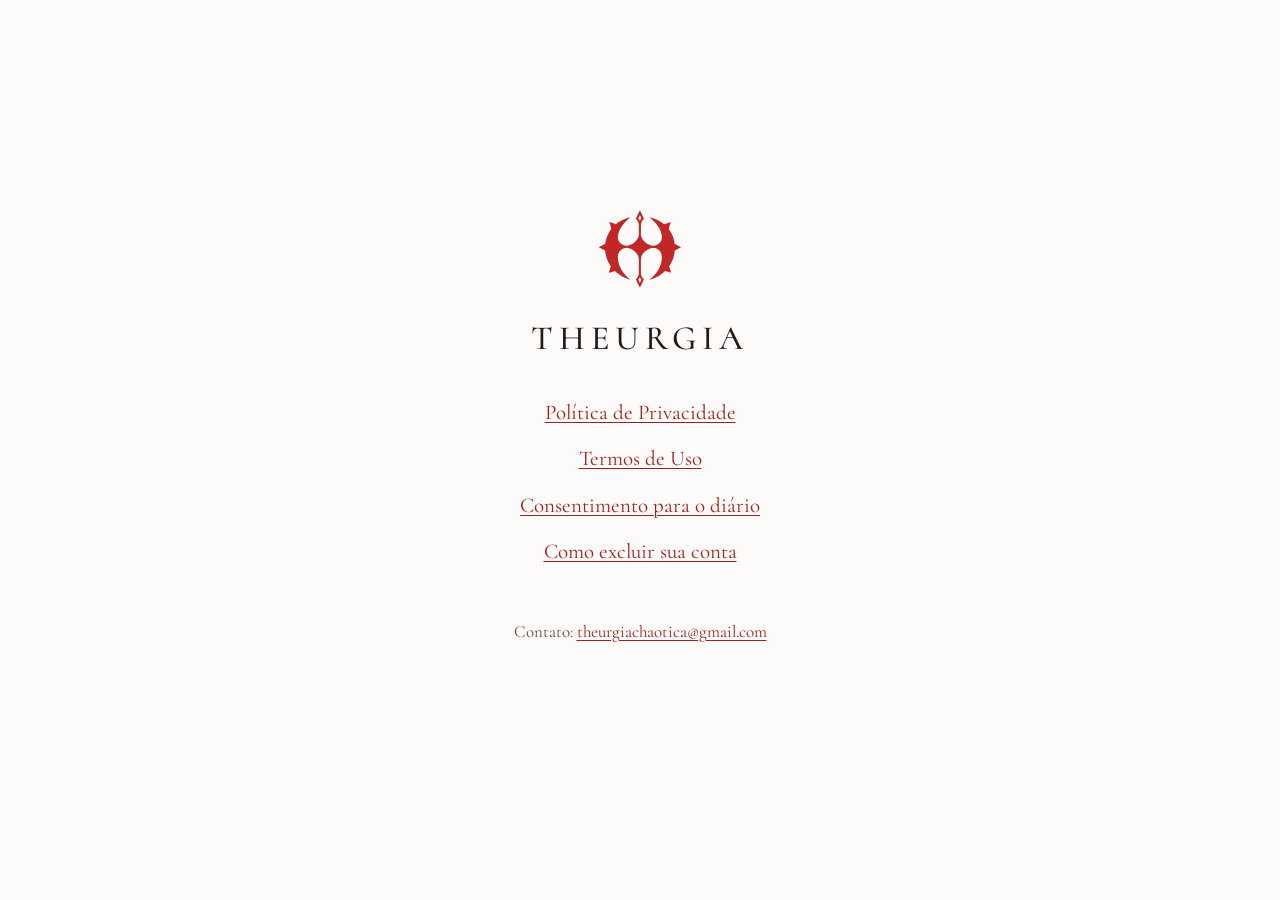
<file: index.html>
<!doctype html>
<html lang="pt-BR">
<head>
<meta charset="utf-8">
<meta name="viewport" content="width=device-width, initial-scale=1">
<title>Theurgia</title>
<meta name="robots" content="index, follow">
<link rel="icon" href="simbolo.svg" type="image/svg+xml">
<link rel="stylesheet" href="estilo.css">
</head>
<body class="inicio">
<main>
<div class="marca"><svg aria-hidden="true" focusable="false" xmlns="http://www.w3.org/2000/svg" viewBox="2.1 -71.9 2141.9 2141.9"><path fill="currentColor" fill-rule="evenodd" d="M1072 1859.2 L1068.8 1858 L1053.8 1829 L989.7 1696 L980.6 1674 L982 1669.5 L999 1656.5 L1007.5 1647 L1023.2 1624 L1030.2 1610 L1040.2 1581 L1046.4 1551 L1047.5 1542 L1047.5 1224 L1043.2 1193 L1037.2 1169 L1029 1146.6 L1017.2 1125 L1001 1100.7 L976 1072 L950 1047.5 L923 1026.8 L890 1006.8 L867 995.8 L826 980.8 L808 976.6 L772 973.5 L752 974.6 L728 979.8 L686 995.8 L665.7 1008 L642.5 1027 L618.5 1053 L604.8 1074 L592.8 1101 L583.6 1133 L579.5 1164 L579.5 1206 L585.6 1261 L603.8 1338 L618.8 1380 L630.7 1407 L664.8 1471 L692.8 1513 L711.5 1538 L762 1595.5 L806 1638.5 L850.5 1677 L854.2 1681 L851 1682.4 L806 1669.2 L748 1647.2 L713 1631.3 L667 1607.2 L617 1575.2 L587.7 1554 L555 1527.5 L514 1489.8 L406 1521.2 L379.9 1527 L379.6 1523 L383.8 1506 L423.4 1384 L395.8 1343 L364.7 1287 L332.8 1210 L315.8 1154 L305.6 1110 L299.6 1071 L296.2 1035 L293 1031.7 L152 960 L180 943.8 L293 888.7 L297.4 885 L302.6 848 L311.8 806 L323.8 763 L341.8 712 L358.8 673 L374.8 642 L396.8 605 L434.4 550 L405.2 453 L393.8 421 L389.4 399 L393 398.8 L414 404.8 L507 437.2 L535 445.2 L589 404.8 L622 382.8 L658 361.8 L732 327.8 L792 306.8 L848 292.6 L852.9 293 L783.5 355 L728.5 412 L684 466.7 L643.8 528 L621.7 570 L608.8 599 L597.8 629 L589.8 658 L582.6 692 L579.6 721 L579.5 754 L581.6 771 L589.8 800 L604.8 832 L613 845.3 L632 867 L653.7 885 L680 901.2 L699 910.2 L735 921.4 L772 925.5 L790 924.4 L816 920.2 L843 912.2 L874 900.2 L897 888.2 L928.3 868 L953 848.5 L986.5 815 L1003 794.3 L1021.2 767 L1031.2 747 L1045.4 698 L1047.5 680 L1047.5 459 L1045.4 443 L1035.2 404 L1020.2 370 L1000.4 344 L979.2 327 L1017.8 243 L1059.7 158 L1071 139 L1075.3 145 L1123.3 243 L1161.5 325 L1160.9 328 L1135.5 350 L1120.8 371 L1106.8 403 L1096.6 438 L1093.5 460 L1093.5 682 L1094.6 692 L1098.8 714 L1105.8 737 L1125.8 777 L1148.5 808 L1181 842.5 L1211.7 867 L1239 885.2 L1268 900.3 L1294 911.2 L1330 921.2 L1351 924.4 L1376 925.5 L1397 923.4 L1428 915.2 L1457 903.3 L1482 888.2 L1508 867.4 L1523 850.3 L1537.3 829 L1549.2 803 L1558.4 770 L1561.1 740 L1560.4 714 L1557.4 690 L1551.2 659 L1543.2 629 L1532.2 599 L1500.2 533 L1454 462.7 L1408.5 407 L1352.5 350 L1287.7 293 L1288 291.6 L1292 291.6 L1366 311.8 L1429 334.8 L1463.4 351 L1508 373.8 L1574 417.8 L1611 445.4 L1626 442.2 L1663 428.8 L1695 419.2 L1730 405.8 L1759 398.4 L1753.2 426 L1744.8 448 L1712.6 551 L1761.2 626 L1779.3 660 L1803.2 713 L1815.2 746 L1829.2 792 L1838.4 831 L1847.9 885 L1851 888.2 L1981 951.8 L1992.7 959 L1990 962.2 L1979 968.3 L1848.9 1034 L1843.4 1083 L1835.4 1127 L1828.2 1157 L1808.2 1221 L1779.2 1289 L1746.2 1348 L1722.6 1384 L1761.2 1502 L1767.6 1527 L1755 1525.2 L1631 1489.9 L1596 1522.5 L1553.3 1557 L1525 1577.2 L1481 1605.2 L1421 1636.3 L1398 1646.2 L1354 1663.2 L1311 1677.2 L1290 1682.4 L1287.8 1681 L1293.5 1675 L1339 1635.5 L1373 1602.5 L1423.5 1546 L1447 1515.3 L1472.2 1478 L1489.2 1449 L1509.3 1410 L1536.2 1342 L1545.2 1309 L1553.4 1270 L1560.5 1212 L1560.5 1159 L1557.4 1137 L1547.2 1100 L1534.2 1071 L1519.5 1050 L1497 1025.5 L1478 1009.8 L1452 994.7 L1410 978.8 L1394 975.6 L1380 974.5 L1341 975.6 L1314 981.8 L1279 993.8 L1258 1003.8 L1220 1025.8 L1199 1041.5 L1167.5 1069 L1140.5 1100 L1124.8 1123 L1104.8 1165 L1098.6 1187 L1094.6 1210 L1092.5 1275 L1093.5 1545 L1094.6 1553 L1099.8 1577 L1105.8 1596 L1118.8 1625 L1135.5 1649 L1146 1659.5 L1160 1670 L1161.1 1673 L1109.2 1784 L1072 1859.2ZM1071.2 367 L1084.8 343 L1105.1 314 L1073.2 247 L1070 243.4 L1040.8 303 L1036.6 315 L1055.2 340 L1068.3 366 L1071.2 367ZM1072.4 1754 L1097.2 1704 L1104.4 1685 L1071 1633.6 L1068 1635.8 L1059.2 1652 L1038.8 1681 L1036.9 1686 L1067.8 1752 L1070 1754.8 L1072.4 1754Z"/></svg>
</div>
<h1 class="nome">Theurgia</h1>
<ul class="documentos">
<li><a href="privacidade/">Política de Privacidade</a></li>
<li><a href="termos/">Termos de Uso</a></li>
<li><a href="consentimento-diario/">Consentimento para o diário</a></li>
<li><a href="excluir-conta/">Como excluir sua conta</a></li>
</ul>
<p class="contato">Contato: <a href="mailto:theurgiachaotica@gmail.com">theurgiachaotica@gmail.com</a></p>
</main>
</body>
</html>
</file>
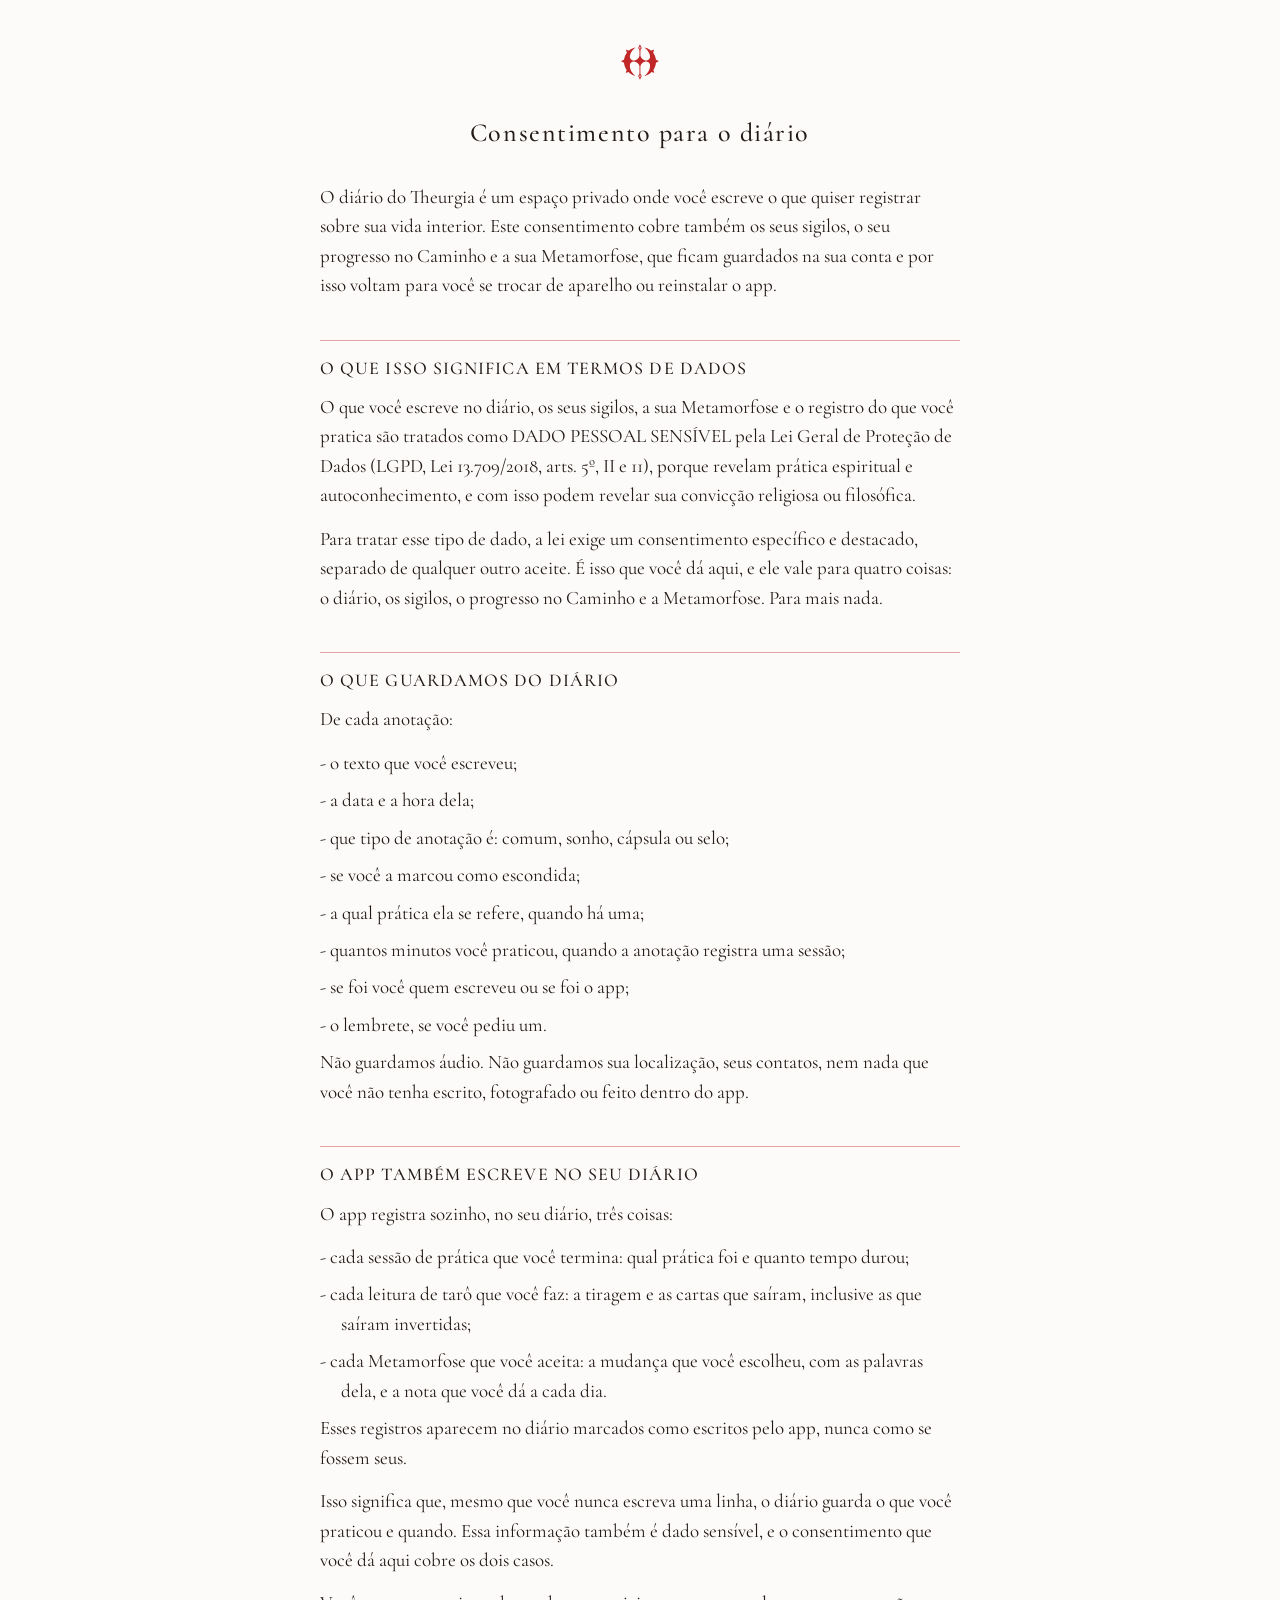
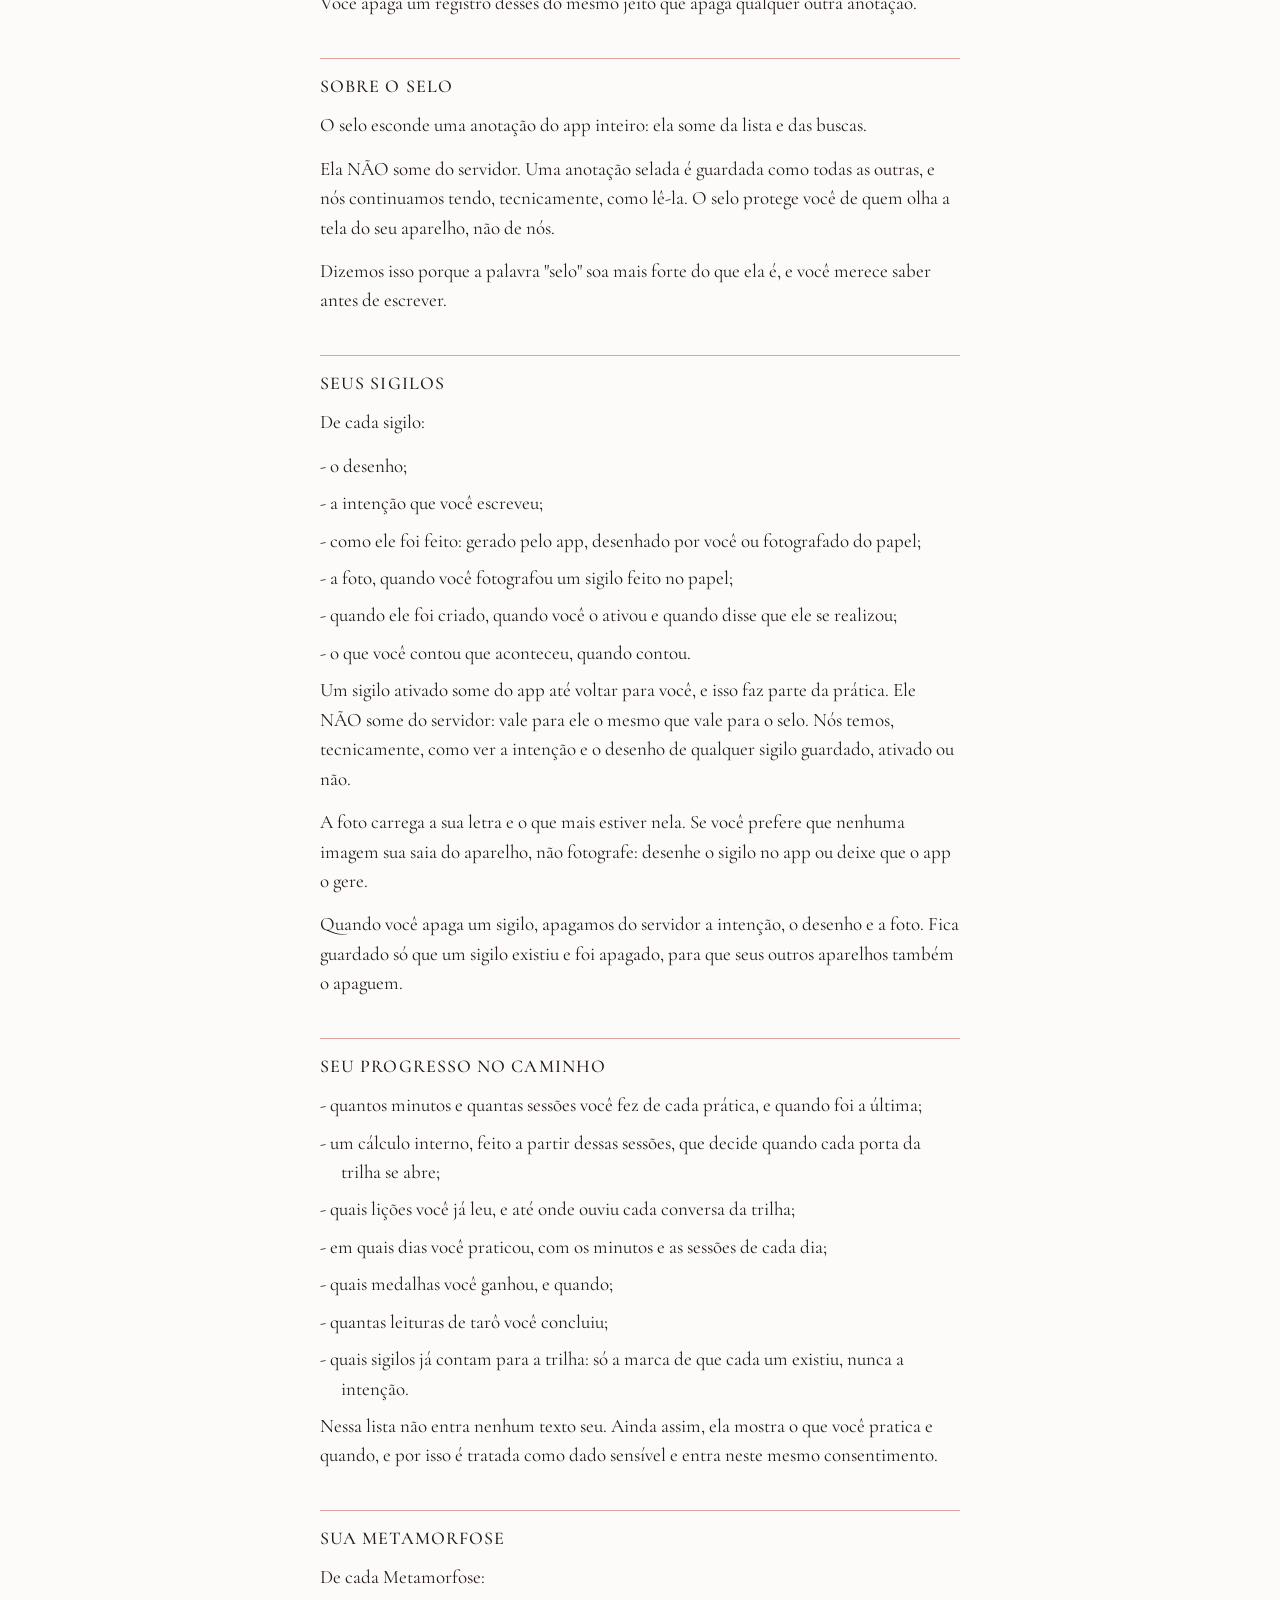
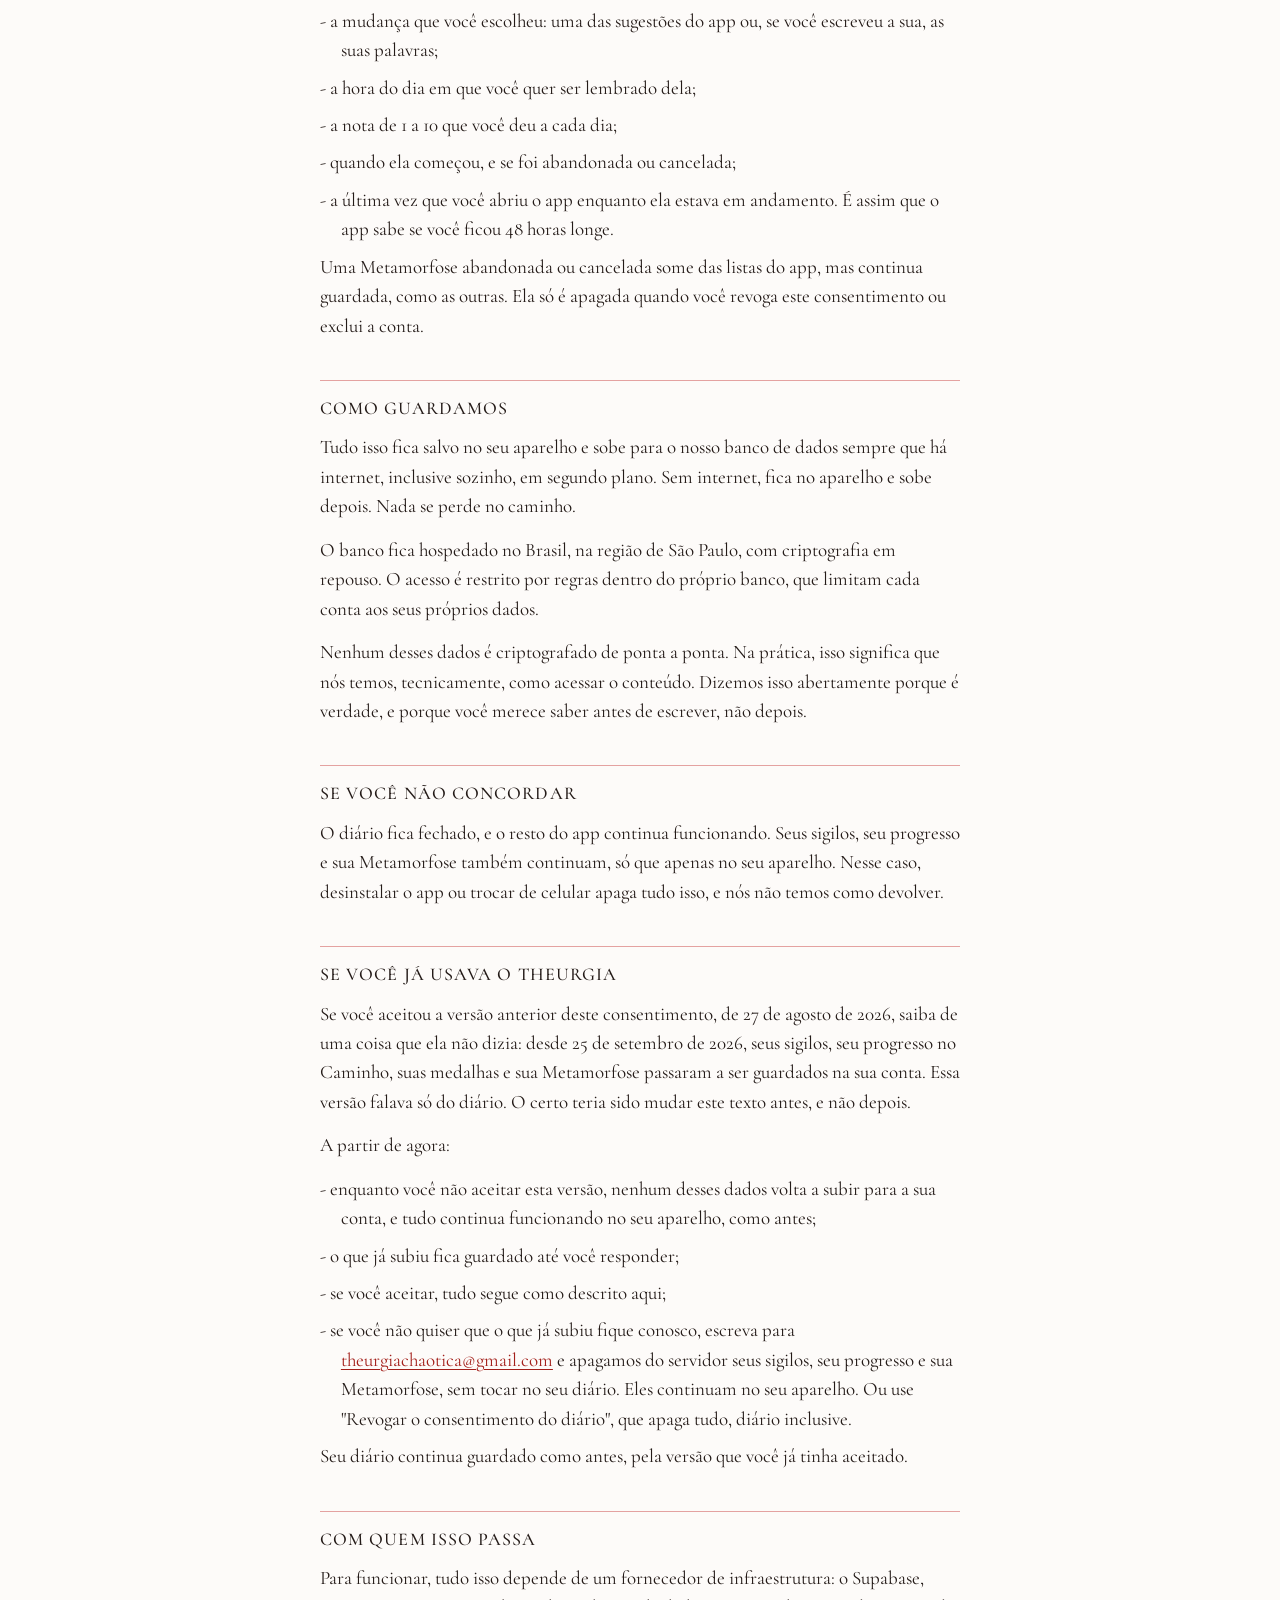
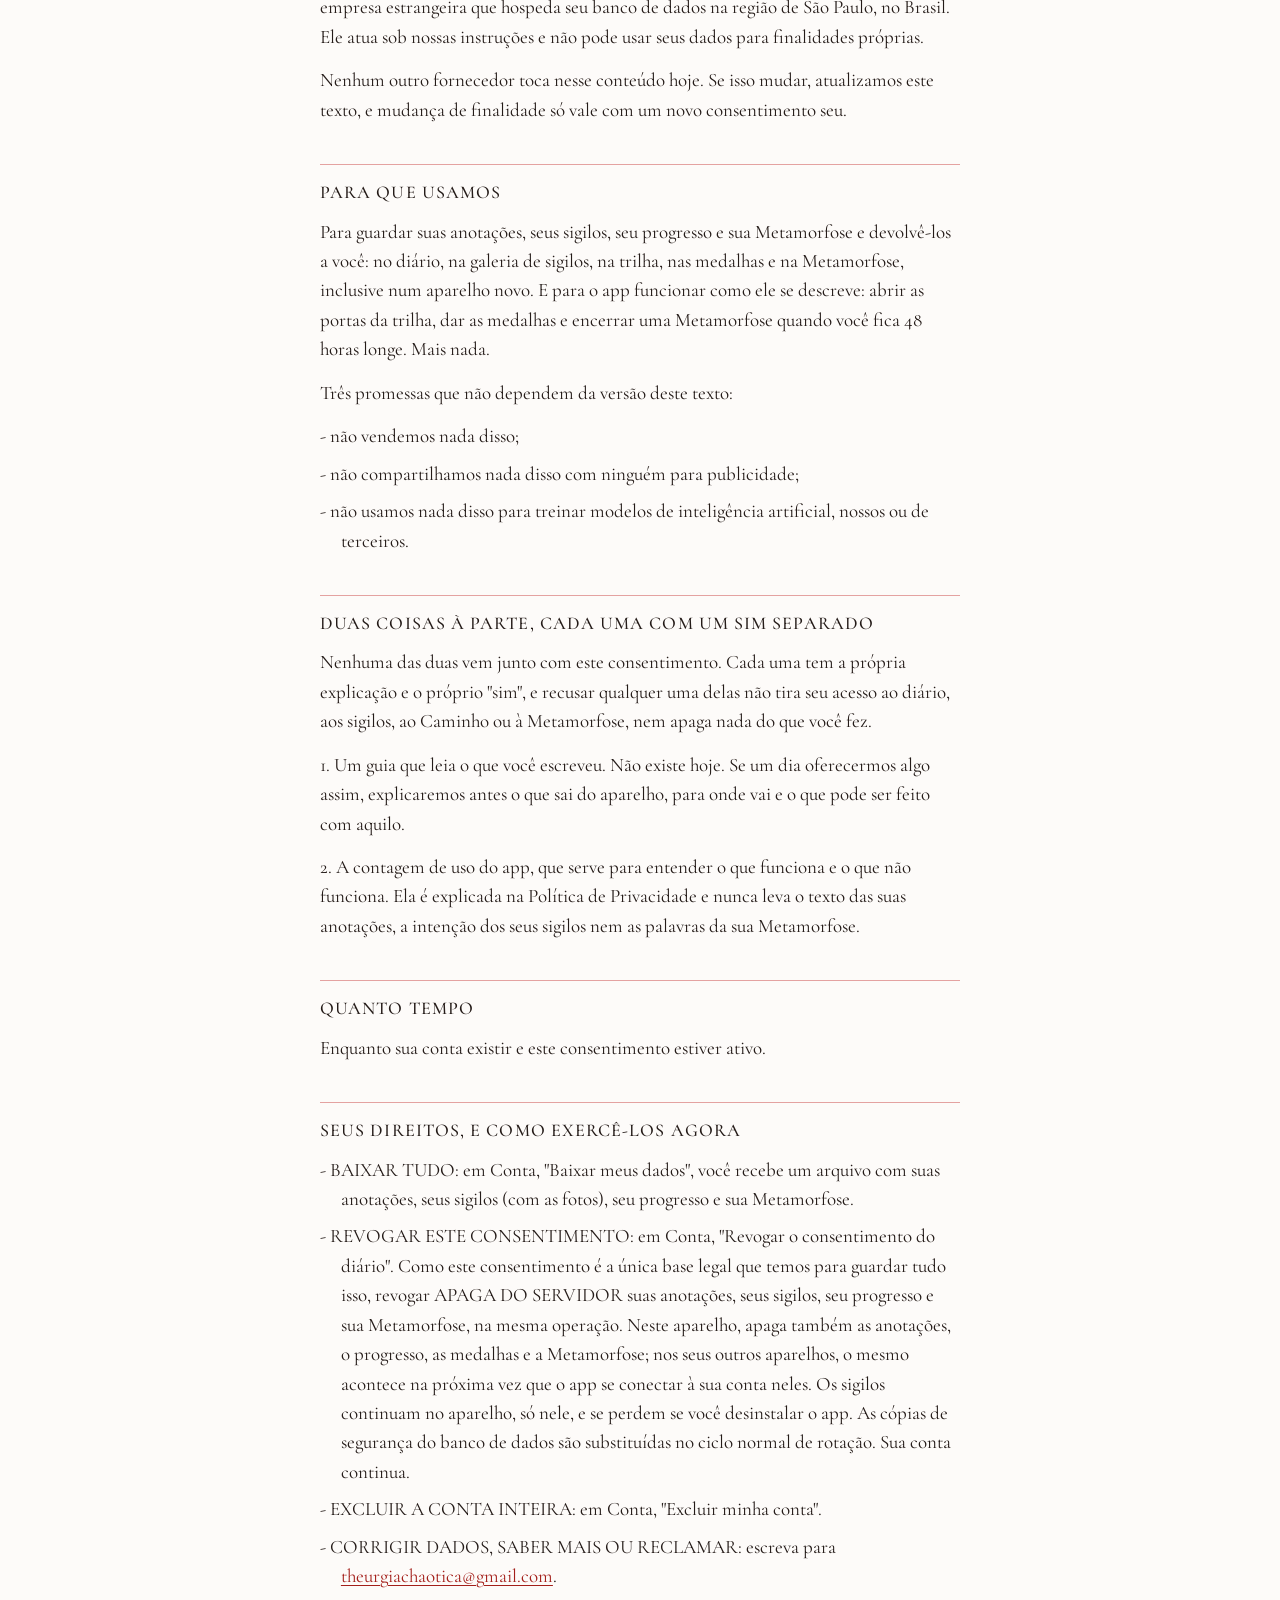
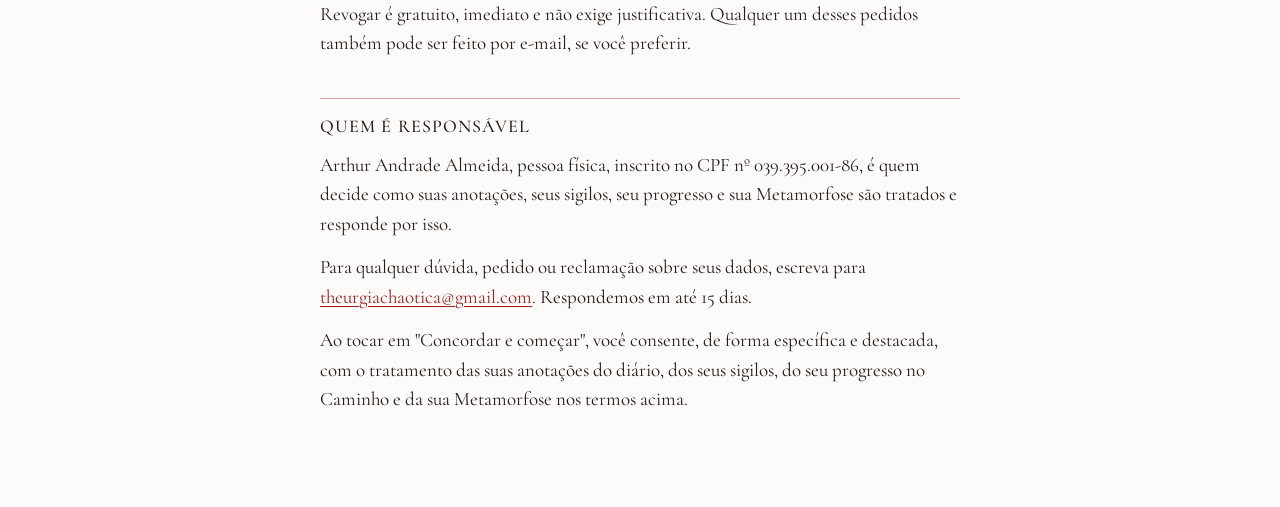
<file: consentimento-diario/index.html>
<!doctype html>
<html lang="pt-BR">
<head>
<meta charset="utf-8">
<meta name="viewport" content="width=device-width, initial-scale=1">
<title>Consentimento para o diário · Theurgia</title>
<meta name="robots" content="index, follow">
<link rel="icon" href="../simbolo.svg" type="image/svg+xml">
<link rel="stylesheet" href="../estilo.css">
</head>
<body>
<main>
<a class="selo" href="../" aria-label="Theurgia, início"><svg aria-hidden="true" focusable="false" xmlns="http://www.w3.org/2000/svg" viewBox="2.1 -71.9 2141.9 2141.9"><path fill="currentColor" fill-rule="evenodd" d="M1072 1859.2 L1068.8 1858 L1053.8 1829 L989.7 1696 L980.6 1674 L982 1669.5 L999 1656.5 L1007.5 1647 L1023.2 1624 L1030.2 1610 L1040.2 1581 L1046.4 1551 L1047.5 1542 L1047.5 1224 L1043.2 1193 L1037.2 1169 L1029 1146.6 L1017.2 1125 L1001 1100.7 L976 1072 L950 1047.5 L923 1026.8 L890 1006.8 L867 995.8 L826 980.8 L808 976.6 L772 973.5 L752 974.6 L728 979.8 L686 995.8 L665.7 1008 L642.5 1027 L618.5 1053 L604.8 1074 L592.8 1101 L583.6 1133 L579.5 1164 L579.5 1206 L585.6 1261 L603.8 1338 L618.8 1380 L630.7 1407 L664.8 1471 L692.8 1513 L711.5 1538 L762 1595.5 L806 1638.5 L850.5 1677 L854.2 1681 L851 1682.4 L806 1669.2 L748 1647.2 L713 1631.3 L667 1607.2 L617 1575.2 L587.7 1554 L555 1527.5 L514 1489.8 L406 1521.2 L379.9 1527 L379.6 1523 L383.8 1506 L423.4 1384 L395.8 1343 L364.7 1287 L332.8 1210 L315.8 1154 L305.6 1110 L299.6 1071 L296.2 1035 L293 1031.7 L152 960 L180 943.8 L293 888.7 L297.4 885 L302.6 848 L311.8 806 L323.8 763 L341.8 712 L358.8 673 L374.8 642 L396.8 605 L434.4 550 L405.2 453 L393.8 421 L389.4 399 L393 398.8 L414 404.8 L507 437.2 L535 445.2 L589 404.8 L622 382.8 L658 361.8 L732 327.8 L792 306.8 L848 292.6 L852.9 293 L783.5 355 L728.5 412 L684 466.7 L643.8 528 L621.7 570 L608.8 599 L597.8 629 L589.8 658 L582.6 692 L579.6 721 L579.5 754 L581.6 771 L589.8 800 L604.8 832 L613 845.3 L632 867 L653.7 885 L680 901.2 L699 910.2 L735 921.4 L772 925.5 L790 924.4 L816 920.2 L843 912.2 L874 900.2 L897 888.2 L928.3 868 L953 848.5 L986.5 815 L1003 794.3 L1021.2 767 L1031.2 747 L1045.4 698 L1047.5 680 L1047.5 459 L1045.4 443 L1035.2 404 L1020.2 370 L1000.4 344 L979.2 327 L1017.8 243 L1059.7 158 L1071 139 L1075.3 145 L1123.3 243 L1161.5 325 L1160.9 328 L1135.5 350 L1120.8 371 L1106.8 403 L1096.6 438 L1093.5 460 L1093.5 682 L1094.6 692 L1098.8 714 L1105.8 737 L1125.8 777 L1148.5 808 L1181 842.5 L1211.7 867 L1239 885.2 L1268 900.3 L1294 911.2 L1330 921.2 L1351 924.4 L1376 925.5 L1397 923.4 L1428 915.2 L1457 903.3 L1482 888.2 L1508 867.4 L1523 850.3 L1537.3 829 L1549.2 803 L1558.4 770 L1561.1 740 L1560.4 714 L1557.4 690 L1551.2 659 L1543.2 629 L1532.2 599 L1500.2 533 L1454 462.7 L1408.5 407 L1352.5 350 L1287.7 293 L1288 291.6 L1292 291.6 L1366 311.8 L1429 334.8 L1463.4 351 L1508 373.8 L1574 417.8 L1611 445.4 L1626 442.2 L1663 428.8 L1695 419.2 L1730 405.8 L1759 398.4 L1753.2 426 L1744.8 448 L1712.6 551 L1761.2 626 L1779.3 660 L1803.2 713 L1815.2 746 L1829.2 792 L1838.4 831 L1847.9 885 L1851 888.2 L1981 951.8 L1992.7 959 L1990 962.2 L1979 968.3 L1848.9 1034 L1843.4 1083 L1835.4 1127 L1828.2 1157 L1808.2 1221 L1779.2 1289 L1746.2 1348 L1722.6 1384 L1761.2 1502 L1767.6 1527 L1755 1525.2 L1631 1489.9 L1596 1522.5 L1553.3 1557 L1525 1577.2 L1481 1605.2 L1421 1636.3 L1398 1646.2 L1354 1663.2 L1311 1677.2 L1290 1682.4 L1287.8 1681 L1293.5 1675 L1339 1635.5 L1373 1602.5 L1423.5 1546 L1447 1515.3 L1472.2 1478 L1489.2 1449 L1509.3 1410 L1536.2 1342 L1545.2 1309 L1553.4 1270 L1560.5 1212 L1560.5 1159 L1557.4 1137 L1547.2 1100 L1534.2 1071 L1519.5 1050 L1497 1025.5 L1478 1009.8 L1452 994.7 L1410 978.8 L1394 975.6 L1380 974.5 L1341 975.6 L1314 981.8 L1279 993.8 L1258 1003.8 L1220 1025.8 L1199 1041.5 L1167.5 1069 L1140.5 1100 L1124.8 1123 L1104.8 1165 L1098.6 1187 L1094.6 1210 L1092.5 1275 L1093.5 1545 L1094.6 1553 L1099.8 1577 L1105.8 1596 L1118.8 1625 L1135.5 1649 L1146 1659.5 L1160 1670 L1161.1 1673 L1109.2 1784 L1072 1859.2ZM1071.2 367 L1084.8 343 L1105.1 314 L1073.2 247 L1070 243.4 L1040.8 303 L1036.6 315 L1055.2 340 L1068.3 366 L1071.2 367ZM1072.4 1754 L1097.2 1704 L1104.4 1685 L1071 1633.6 L1068 1635.8 L1059.2 1652 L1038.8 1681 L1036.9 1686 L1067.8 1752 L1070 1754.8 L1072.4 1754Z"/></svg>
</a>
<h1>Consentimento para o diário</h1>
<p>O diário do Theurgia é um espaço privado onde você escreve o que quiser registrar sobre sua vida interior. Este consentimento cobre também os seus sigilos, o seu progresso no Caminho e a sua Metamorfose, que ficam guardados na sua conta e por isso voltam para você se trocar de aparelho ou reinstalar o app.</p>
<h2>O QUE ISSO SIGNIFICA EM TERMOS DE DADOS</h2>
<p>O que você escreve no diário, os seus sigilos, a sua Metamorfose e o registro do que você pratica são tratados como DADO PESSOAL SENSÍVEL pela Lei Geral de Proteção de Dados (LGPD, Lei 13.709/2018, arts. 5º, II e 11), porque revelam prática espiritual e autoconhecimento, e com isso podem revelar sua convicção religiosa ou filosófica.</p>
<p>Para tratar esse tipo de dado, a lei exige um consentimento específico e destacado, separado de qualquer outro aceite. É isso que você dá aqui, e ele vale para quatro coisas: o diário, os sigilos, o progresso no Caminho e a Metamorfose. Para mais nada.</p>
<h2>O QUE GUARDAMOS DO DIÁRIO</h2>
<p>De cada anotação:</p>
<p class="item">- o texto que você escreveu;</p>
<p class="item">- a data e a hora dela;</p>
<p class="item">- que tipo de anotação é: comum, sonho, cápsula ou selo;</p>
<p class="item">- se você a marcou como escondida;</p>
<p class="item">- a qual prática ela se refere, quando há uma;</p>
<p class="item">- quantos minutos você praticou, quando a anotação registra uma sessão;</p>
<p class="item">- se foi você quem escreveu ou se foi o app;</p>
<p class="item">- o lembrete, se você pediu um.</p>
<p>Não guardamos áudio. Não guardamos sua localização, seus contatos, nem nada que você não tenha escrito, fotografado ou feito dentro do app.</p>
<h2>O APP TAMBÉM ESCREVE NO SEU DIÁRIO</h2>
<p>O app registra sozinho, no seu diário, três coisas:</p>
<p class="item">- cada sessão de prática que você termina: qual prática foi e quanto tempo durou;</p>
<p class="item">- cada leitura de tarô que você faz: a tiragem e as cartas que saíram, inclusive as que saíram invertidas;</p>
<p class="item">- cada Metamorfose que você aceita: a mudança que você escolheu, com as palavras dela, e a nota que você dá a cada dia.</p>
<p>Esses registros aparecem no diário marcados como escritos pelo app, nunca como se fossem seus.</p>
<p>Isso significa que, mesmo que você nunca escreva uma linha, o diário guarda o que você praticou e quando. Essa informação também é dado sensível, e o consentimento que você dá aqui cobre os dois casos.</p>
<p>Você apaga um registro desses do mesmo jeito que apaga qualquer outra anotação.</p>
<h2>SOBRE O SELO</h2>
<p>O selo esconde uma anotação do app inteiro: ela some da lista e das buscas.</p>
<p>Ela NÃO some do servidor. Uma anotação selada é guardada como todas as outras, e nós continuamos tendo, tecnicamente, como lê-la. O selo protege você de quem olha a tela do seu aparelho, não de nós.</p>
<p>Dizemos isso porque a palavra "selo" soa mais forte do que ela é, e você merece saber antes de escrever.</p>
<h2>SEUS SIGILOS</h2>
<p>De cada sigilo:</p>
<p class="item">- o desenho;</p>
<p class="item">- a intenção que você escreveu;</p>
<p class="item">- como ele foi feito: gerado pelo app, desenhado por você ou fotografado do papel;</p>
<p class="item">- a foto, quando você fotografou um sigilo feito no papel;</p>
<p class="item">- quando ele foi criado, quando você o ativou e quando disse que ele se realizou;</p>
<p class="item">- o que você contou que aconteceu, quando contou.</p>
<p>Um sigilo ativado some do app até voltar para você, e isso faz parte da prática. Ele NÃO some do servidor: vale para ele o mesmo que vale para o selo. Nós temos, tecnicamente, como ver a intenção e o desenho de qualquer sigilo guardado, ativado ou não.</p>
<p>A foto carrega a sua letra e o que mais estiver nela. Se você prefere que nenhuma imagem sua saia do aparelho, não fotografe: desenhe o sigilo no app ou deixe que o app o gere.</p>
<p>Quando você apaga um sigilo, apagamos do servidor a intenção, o desenho e a foto. Fica guardado só que um sigilo existiu e foi apagado, para que seus outros aparelhos também o apaguem.</p>
<h2>SEU PROGRESSO NO CAMINHO</h2>
<p class="item">- quantos minutos e quantas sessões você fez de cada prática, e quando foi a última;</p>
<p class="item">- um cálculo interno, feito a partir dessas sessões, que decide quando cada porta da trilha se abre;</p>
<p class="item">- quais lições você já leu, e até onde ouviu cada conversa da trilha;</p>
<p class="item">- em quais dias você praticou, com os minutos e as sessões de cada dia;</p>
<p class="item">- quais medalhas você ganhou, e quando;</p>
<p class="item">- quantas leituras de tarô você concluiu;</p>
<p class="item">- quais sigilos já contam para a trilha: só a marca de que cada um existiu, nunca a intenção.</p>
<p>Nessa lista não entra nenhum texto seu. Ainda assim, ela mostra o que você pratica e quando, e por isso é tratada como dado sensível e entra neste mesmo consentimento.</p>
<h2>SUA METAMORFOSE</h2>
<p>De cada Metamorfose:</p>
<p class="item">- a mudança que você escolheu: uma das sugestões do app ou, se você escreveu a sua, as suas palavras;</p>
<p class="item">- a hora do dia em que você quer ser lembrado dela;</p>
<p class="item">- a nota de 1 a 10 que você deu a cada dia;</p>
<p class="item">- quando ela começou, e se foi abandonada ou cancelada;</p>
<p class="item">- a última vez que você abriu o app enquanto ela estava em andamento. É assim que o app sabe se você ficou 48 horas longe.</p>
<p>Uma Metamorfose abandonada ou cancelada some das listas do app, mas continua guardada, como as outras. Ela só é apagada quando você revoga este consentimento ou exclui a conta.</p>
<h2>COMO GUARDAMOS</h2>
<p>Tudo isso fica salvo no seu aparelho e sobe para o nosso banco de dados sempre que há internet, inclusive sozinho, em segundo plano. Sem internet, fica no aparelho e sobe depois. Nada se perde no caminho.</p>
<p>O banco fica hospedado no Brasil, na região de São Paulo, com criptografia em repouso. O acesso é restrito por regras dentro do próprio banco, que limitam cada conta aos seus próprios dados.</p>
<p>Nenhum desses dados é criptografado de ponta a ponta. Na prática, isso significa que nós temos, tecnicamente, como acessar o conteúdo. Dizemos isso abertamente porque é verdade, e porque você merece saber antes de escrever, não depois.</p>
<h2>SE VOCÊ NÃO CONCORDAR</h2>
<p>O diário fica fechado, e o resto do app continua funcionando. Seus sigilos, seu progresso e sua Metamorfose também continuam, só que apenas no seu aparelho. Nesse caso, desinstalar o app ou trocar de celular apaga tudo isso, e nós não temos como devolver.</p>
<h2>SE VOCÊ JÁ USAVA O THEURGIA</h2>
<p>Se você aceitou a versão anterior deste consentimento, de 27 de agosto de 2026, saiba de uma coisa que ela não dizia: desde 25 de setembro de 2026, seus sigilos, seu progresso no Caminho, suas medalhas e sua Metamorfose passaram a ser guardados na sua conta. Essa versão falava só do diário. O certo teria sido mudar este texto antes, e não depois.</p>
<p>A partir de agora:</p>
<p class="item">- enquanto você não aceitar esta versão, nenhum desses dados volta a subir para a sua conta, e tudo continua funcionando no seu aparelho, como antes;</p>
<p class="item">- o que já subiu fica guardado até você responder;</p>
<p class="item">- se você aceitar, tudo segue como descrito aqui;</p>
<p class="item">- se você não quiser que o que já subiu fique conosco, escreva para <a href="mailto:theurgiachaotica@gmail.com">theurgiachaotica@gmail.com</a> e apagamos do servidor seus sigilos, seu progresso e sua Metamorfose, sem tocar no seu diário. Eles continuam no seu aparelho. Ou use "Revogar o consentimento do diário", que apaga tudo, diário inclusive.</p>
<p>Seu diário continua guardado como antes, pela versão que você já tinha aceitado.</p>
<h2>COM QUEM ISSO PASSA</h2>
<p>Para funcionar, tudo isso depende de um fornecedor de infraestrutura: o Supabase, empresa estrangeira que hospeda seu banco de dados na região de São Paulo, no Brasil. Ele atua sob nossas instruções e não pode usar seus dados para finalidades próprias.</p>
<p>Nenhum outro fornecedor toca nesse conteúdo hoje. Se isso mudar, atualizamos este texto, e mudança de finalidade só vale com um novo consentimento seu.</p>
<h2>PARA QUE USAMOS</h2>
<p>Para guardar suas anotações, seus sigilos, seu progresso e sua Metamorfose e devolvê-los a você: no diário, na galeria de sigilos, na trilha, nas medalhas e na Metamorfose, inclusive num aparelho novo. E para o app funcionar como ele se descreve: abrir as portas da trilha, dar as medalhas e encerrar uma Metamorfose quando você fica 48 horas longe. Mais nada.</p>
<p>Três promessas que não dependem da versão deste texto:</p>
<p class="item">- não vendemos nada disso;</p>
<p class="item">- não compartilhamos nada disso com ninguém para publicidade;</p>
<p class="item">- não usamos nada disso para treinar modelos de inteligência artificial, nossos ou de terceiros.</p>
<h2>DUAS COISAS À PARTE, CADA UMA COM UM SIM SEPARADO</h2>
<p>Nenhuma das duas vem junto com este consentimento. Cada uma tem a própria explicação e o próprio "sim", e recusar qualquer uma delas não tira seu acesso ao diário, aos sigilos, ao Caminho ou à Metamorfose, nem apaga nada do que você fez.</p>
<p>1. Um guia que leia o que você escreveu. Não existe hoje. Se um dia oferecermos algo assim, explicaremos antes o que sai do aparelho, para onde vai e o que pode ser feito com aquilo.</p>
<p>2. A contagem de uso do app, que serve para entender o que funciona e o que não funciona. Ela é explicada na Política de Privacidade e nunca leva o texto das suas anotações, a intenção dos seus sigilos nem as palavras da sua Metamorfose.</p>
<h2>QUANTO TEMPO</h2>
<p>Enquanto sua conta existir e este consentimento estiver ativo.</p>
<h2>SEUS DIREITOS, E COMO EXERCÊ-LOS AGORA</h2>
<p class="item">- BAIXAR TUDO: em Conta, "Baixar meus dados", você recebe um arquivo com suas anotações, seus sigilos (com as fotos), seu progresso e sua Metamorfose.</p>
<p class="item">- REVOGAR ESTE CONSENTIMENTO: em Conta, "Revogar o consentimento do diário". Como este consentimento é a única base legal que temos para guardar tudo isso, revogar APAGA DO SERVIDOR suas anotações, seus sigilos, seu progresso e sua Metamorfose, na mesma operação. Neste aparelho, apaga também as anotações, o progresso, as medalhas e a Metamorfose; nos seus outros aparelhos, o mesmo acontece na próxima vez que o app se conectar à sua conta neles. Os sigilos continuam no aparelho, só nele, e se perdem se você desinstalar o app. As cópias de segurança do banco de dados são substituídas no ciclo normal de rotação. Sua conta continua.</p>
<p class="item">- EXCLUIR A CONTA INTEIRA: em Conta, "Excluir minha conta".</p>
<p class="item">- CORRIGIR DADOS, SABER MAIS OU RECLAMAR: escreva para <a href="mailto:theurgiachaotica@gmail.com">theurgiachaotica@gmail.com</a>.</p>
<p>Revogar é gratuito, imediato e não exige justificativa. Qualquer um desses pedidos também pode ser feito por e-mail, se você preferir.</p>
<h2>QUEM É RESPONSÁVEL</h2>
<p>Arthur Andrade Almeida, pessoa física, inscrito no CPF nº 039.395.001-86, é quem decide como suas anotações, seus sigilos, seu progresso e sua Metamorfose são tratados e responde por isso.</p>
<p>Para qualquer dúvida, pedido ou reclamação sobre seus dados, escreva para <a href="mailto:theurgiachaotica@gmail.com">theurgiachaotica@gmail.com</a>. Respondemos em até 15 dias.</p>
<p>Ao tocar em "Concordar e começar", você consente, de forma específica e destacada, com o tratamento das suas anotações do diário, dos seus sigilos, do seu progresso no Caminho e da sua Metamorfose nos termos acima.</p>

</main>
</body>
</html>
</file>
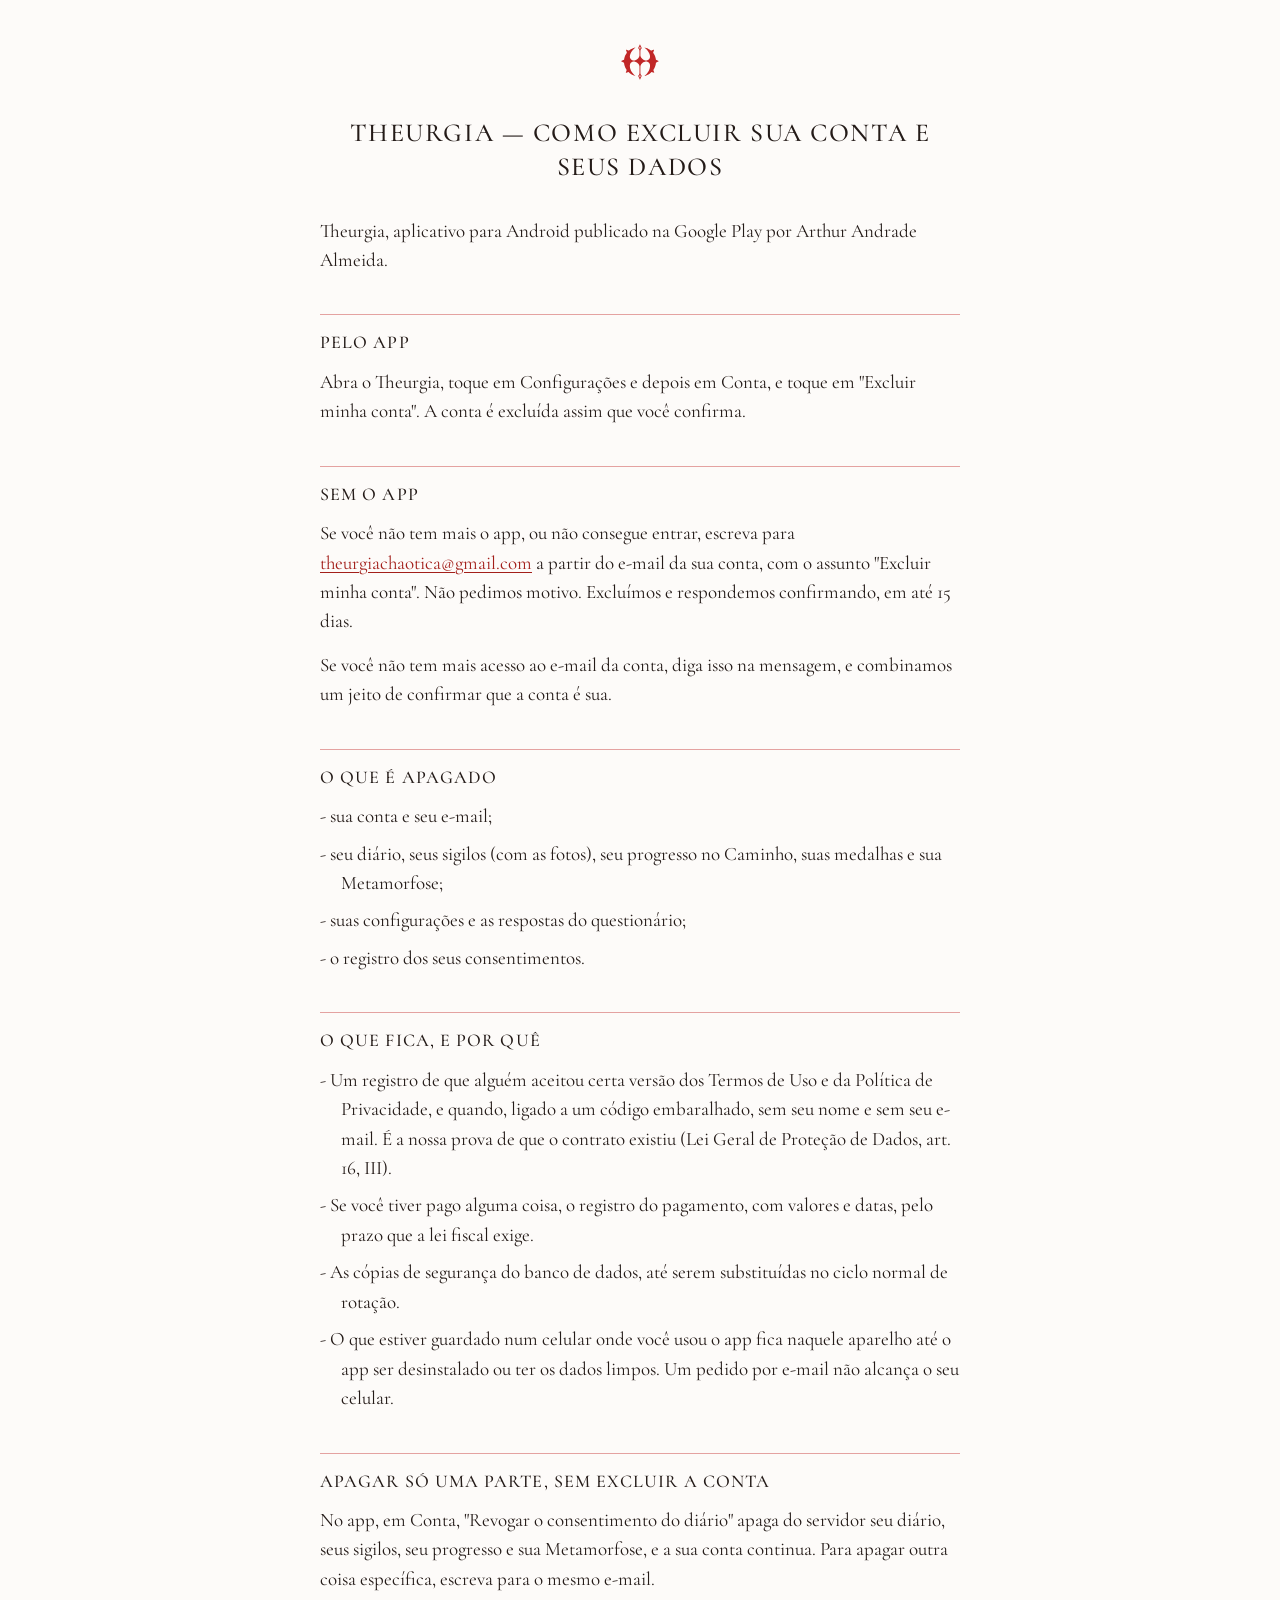
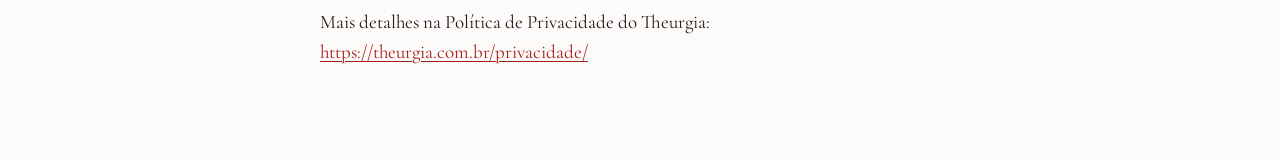
<file: excluir-conta/index.html>
<!doctype html>
<html lang="pt-BR">
<head>
<meta charset="utf-8">
<meta name="viewport" content="width=device-width, initial-scale=1">
<title>Como excluir sua conta · Theurgia</title>
<meta name="robots" content="index, follow">
<link rel="icon" href="../simbolo.svg" type="image/svg+xml">
<link rel="stylesheet" href="../estilo.css">
</head>
<body>
<main>
<a class="selo" href="../" aria-label="Theurgia, início"><svg aria-hidden="true" focusable="false" xmlns="http://www.w3.org/2000/svg" viewBox="2.1 -71.9 2141.9 2141.9"><path fill="currentColor" fill-rule="evenodd" d="M1072 1859.2 L1068.8 1858 L1053.8 1829 L989.7 1696 L980.6 1674 L982 1669.5 L999 1656.5 L1007.5 1647 L1023.2 1624 L1030.2 1610 L1040.2 1581 L1046.4 1551 L1047.5 1542 L1047.5 1224 L1043.2 1193 L1037.2 1169 L1029 1146.6 L1017.2 1125 L1001 1100.7 L976 1072 L950 1047.5 L923 1026.8 L890 1006.8 L867 995.8 L826 980.8 L808 976.6 L772 973.5 L752 974.6 L728 979.8 L686 995.8 L665.7 1008 L642.5 1027 L618.5 1053 L604.8 1074 L592.8 1101 L583.6 1133 L579.5 1164 L579.5 1206 L585.6 1261 L603.8 1338 L618.8 1380 L630.7 1407 L664.8 1471 L692.8 1513 L711.5 1538 L762 1595.5 L806 1638.5 L850.5 1677 L854.2 1681 L851 1682.4 L806 1669.2 L748 1647.2 L713 1631.3 L667 1607.2 L617 1575.2 L587.7 1554 L555 1527.5 L514 1489.8 L406 1521.2 L379.9 1527 L379.6 1523 L383.8 1506 L423.4 1384 L395.8 1343 L364.7 1287 L332.8 1210 L315.8 1154 L305.6 1110 L299.6 1071 L296.2 1035 L293 1031.7 L152 960 L180 943.8 L293 888.7 L297.4 885 L302.6 848 L311.8 806 L323.8 763 L341.8 712 L358.8 673 L374.8 642 L396.8 605 L434.4 550 L405.2 453 L393.8 421 L389.4 399 L393 398.8 L414 404.8 L507 437.2 L535 445.2 L589 404.8 L622 382.8 L658 361.8 L732 327.8 L792 306.8 L848 292.6 L852.9 293 L783.5 355 L728.5 412 L684 466.7 L643.8 528 L621.7 570 L608.8 599 L597.8 629 L589.8 658 L582.6 692 L579.6 721 L579.5 754 L581.6 771 L589.8 800 L604.8 832 L613 845.3 L632 867 L653.7 885 L680 901.2 L699 910.2 L735 921.4 L772 925.5 L790 924.4 L816 920.2 L843 912.2 L874 900.2 L897 888.2 L928.3 868 L953 848.5 L986.5 815 L1003 794.3 L1021.2 767 L1031.2 747 L1045.4 698 L1047.5 680 L1047.5 459 L1045.4 443 L1035.2 404 L1020.2 370 L1000.4 344 L979.2 327 L1017.8 243 L1059.7 158 L1071 139 L1075.3 145 L1123.3 243 L1161.5 325 L1160.9 328 L1135.5 350 L1120.8 371 L1106.8 403 L1096.6 438 L1093.5 460 L1093.5 682 L1094.6 692 L1098.8 714 L1105.8 737 L1125.8 777 L1148.5 808 L1181 842.5 L1211.7 867 L1239 885.2 L1268 900.3 L1294 911.2 L1330 921.2 L1351 924.4 L1376 925.5 L1397 923.4 L1428 915.2 L1457 903.3 L1482 888.2 L1508 867.4 L1523 850.3 L1537.3 829 L1549.2 803 L1558.4 770 L1561.1 740 L1560.4 714 L1557.4 690 L1551.2 659 L1543.2 629 L1532.2 599 L1500.2 533 L1454 462.7 L1408.5 407 L1352.5 350 L1287.7 293 L1288 291.6 L1292 291.6 L1366 311.8 L1429 334.8 L1463.4 351 L1508 373.8 L1574 417.8 L1611 445.4 L1626 442.2 L1663 428.8 L1695 419.2 L1730 405.8 L1759 398.4 L1753.2 426 L1744.8 448 L1712.6 551 L1761.2 626 L1779.3 660 L1803.2 713 L1815.2 746 L1829.2 792 L1838.4 831 L1847.9 885 L1851 888.2 L1981 951.8 L1992.7 959 L1990 962.2 L1979 968.3 L1848.9 1034 L1843.4 1083 L1835.4 1127 L1828.2 1157 L1808.2 1221 L1779.2 1289 L1746.2 1348 L1722.6 1384 L1761.2 1502 L1767.6 1527 L1755 1525.2 L1631 1489.9 L1596 1522.5 L1553.3 1557 L1525 1577.2 L1481 1605.2 L1421 1636.3 L1398 1646.2 L1354 1663.2 L1311 1677.2 L1290 1682.4 L1287.8 1681 L1293.5 1675 L1339 1635.5 L1373 1602.5 L1423.5 1546 L1447 1515.3 L1472.2 1478 L1489.2 1449 L1509.3 1410 L1536.2 1342 L1545.2 1309 L1553.4 1270 L1560.5 1212 L1560.5 1159 L1557.4 1137 L1547.2 1100 L1534.2 1071 L1519.5 1050 L1497 1025.5 L1478 1009.8 L1452 994.7 L1410 978.8 L1394 975.6 L1380 974.5 L1341 975.6 L1314 981.8 L1279 993.8 L1258 1003.8 L1220 1025.8 L1199 1041.5 L1167.5 1069 L1140.5 1100 L1124.8 1123 L1104.8 1165 L1098.6 1187 L1094.6 1210 L1092.5 1275 L1093.5 1545 L1094.6 1553 L1099.8 1577 L1105.8 1596 L1118.8 1625 L1135.5 1649 L1146 1659.5 L1160 1670 L1161.1 1673 L1109.2 1784 L1072 1859.2ZM1071.2 367 L1084.8 343 L1105.1 314 L1073.2 247 L1070 243.4 L1040.8 303 L1036.6 315 L1055.2 340 L1068.3 366 L1071.2 367ZM1072.4 1754 L1097.2 1704 L1104.4 1685 L1071 1633.6 L1068 1635.8 L1059.2 1652 L1038.8 1681 L1036.9 1686 L1067.8 1752 L1070 1754.8 L1072.4 1754Z"/></svg>
</a>
<h1>THEURGIA — COMO EXCLUIR SUA CONTA E SEUS DADOS</h1>
<p>Theurgia, aplicativo para Android publicado na Google Play por Arthur Andrade Almeida.</p>
<h2>PELO APP</h2>
<p>Abra o Theurgia, toque em Configurações e depois em Conta, e toque em "Excluir minha conta". A conta é excluída assim que você confirma.</p>
<h2>SEM O APP</h2>
<p>Se você não tem mais o app, ou não consegue entrar, escreva para <a href="mailto:theurgiachaotica@gmail.com">theurgiachaotica@gmail.com</a> a partir do e-mail da sua conta, com o assunto "Excluir minha conta". Não pedimos motivo. Excluímos e respondemos confirmando, em até 15 dias.</p>
<p>Se você não tem mais acesso ao e-mail da conta, diga isso na mensagem, e combinamos um jeito de confirmar que a conta é sua.</p>
<h2>O QUE É APAGADO</h2>
<p class="item">- sua conta e seu e-mail;</p>
<p class="item">- seu diário, seus sigilos (com as fotos), seu progresso no Caminho, suas medalhas e sua Metamorfose;</p>
<p class="item">- suas configurações e as respostas do questionário;</p>
<p class="item">- o registro dos seus consentimentos.</p>
<h2>O QUE FICA, E POR QUÊ</h2>
<p class="item">- Um registro de que alguém aceitou certa versão dos Termos de Uso e da Política de Privacidade, e quando, ligado a um código embaralhado, sem seu nome e sem seu e-mail. É a nossa prova de que o contrato existiu (Lei Geral de Proteção de Dados, art. 16, III).</p>
<p class="item">- Se você tiver pago alguma coisa, o registro do pagamento, com valores e datas, pelo prazo que a lei fiscal exige.</p>
<p class="item">- As cópias de segurança do banco de dados, até serem substituídas no ciclo normal de rotação.</p>
<p class="item">- O que estiver guardado num celular onde você usou o app fica naquele aparelho até o app ser desinstalado ou ter os dados limpos. Um pedido por e-mail não alcança o seu celular.</p>
<h2>APAGAR SÓ UMA PARTE, SEM EXCLUIR A CONTA</h2>
<p>No app, em Conta, "Revogar o consentimento do diário" apaga do servidor seu diário, seus sigilos, seu progresso e sua Metamorfose, e a sua conta continua. Para apagar outra coisa específica, escreva para o mesmo e-mail.</p>
<p>Mais detalhes na Política de Privacidade do Theurgia: <a href="https://theurgia.com.br/privacidade/">https://theurgia.com.br/privacidade/</a></p>

</main>
</body>
</html>
</file>
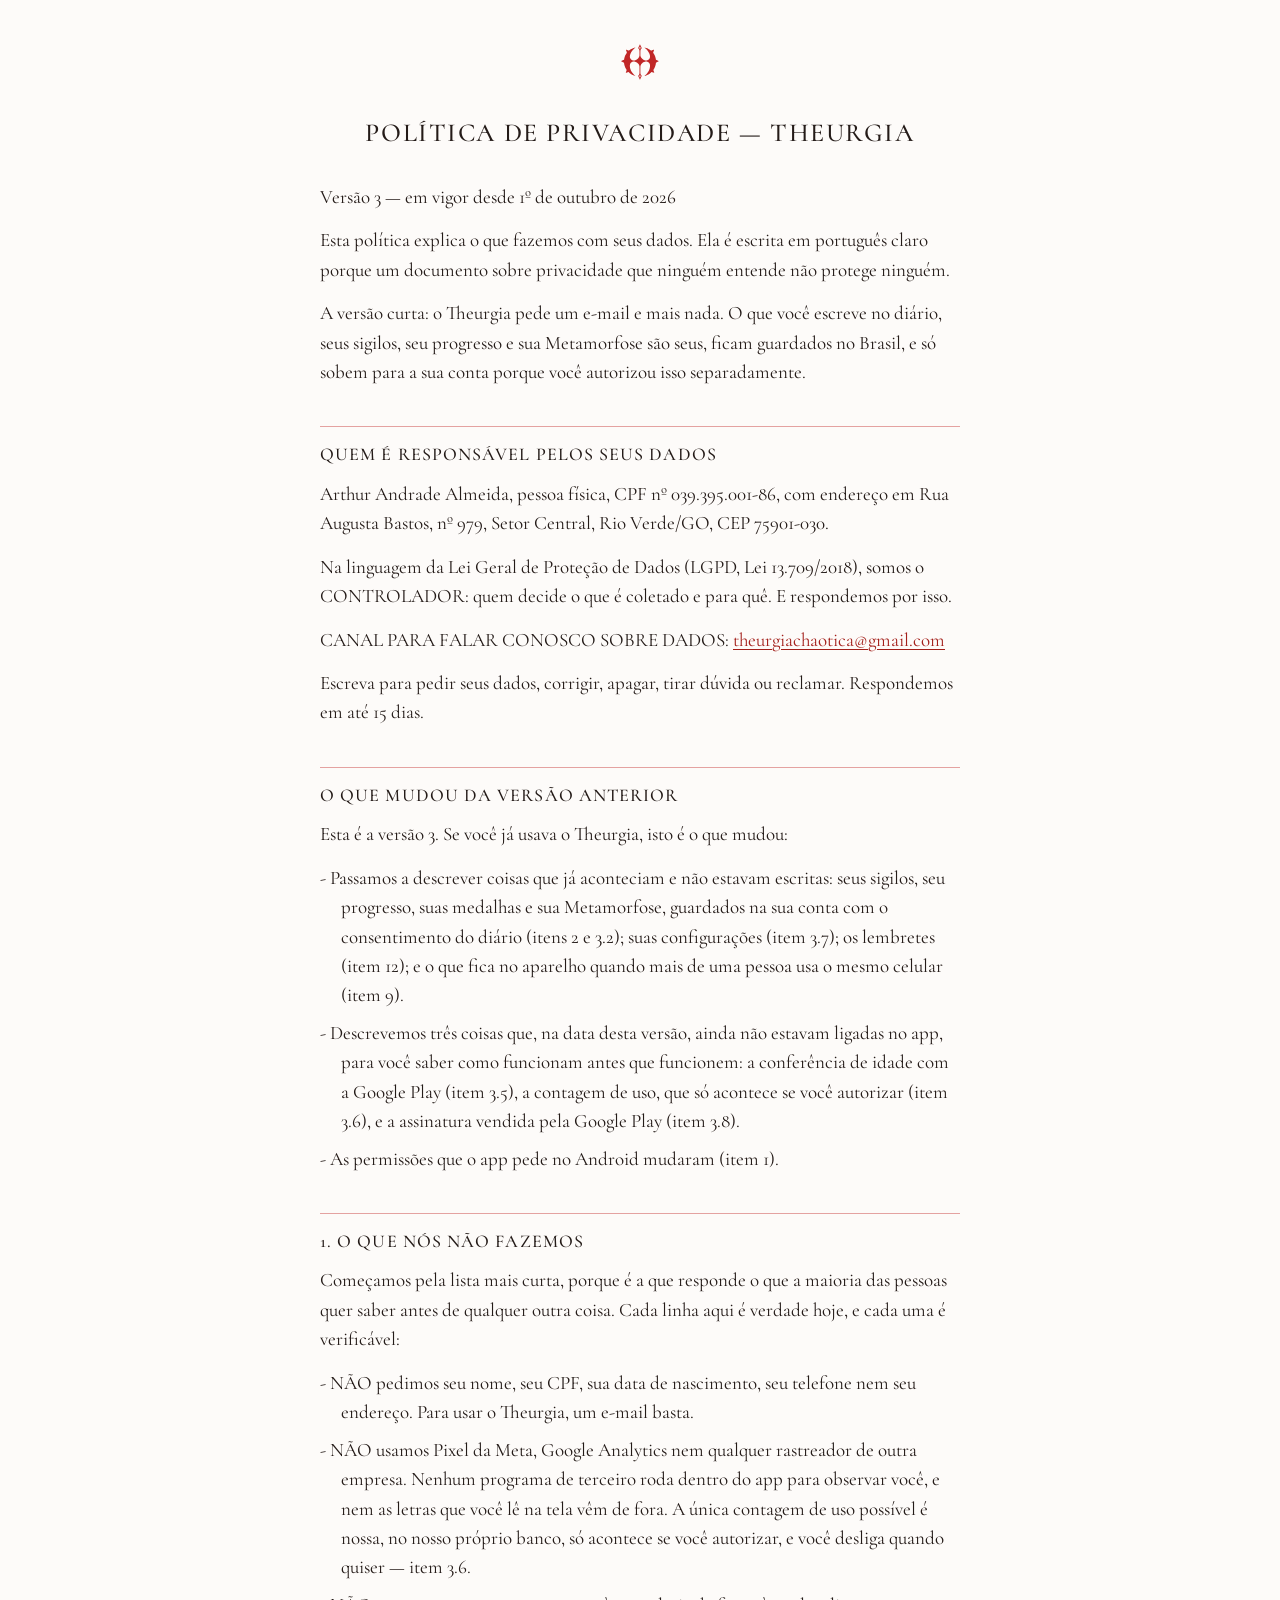
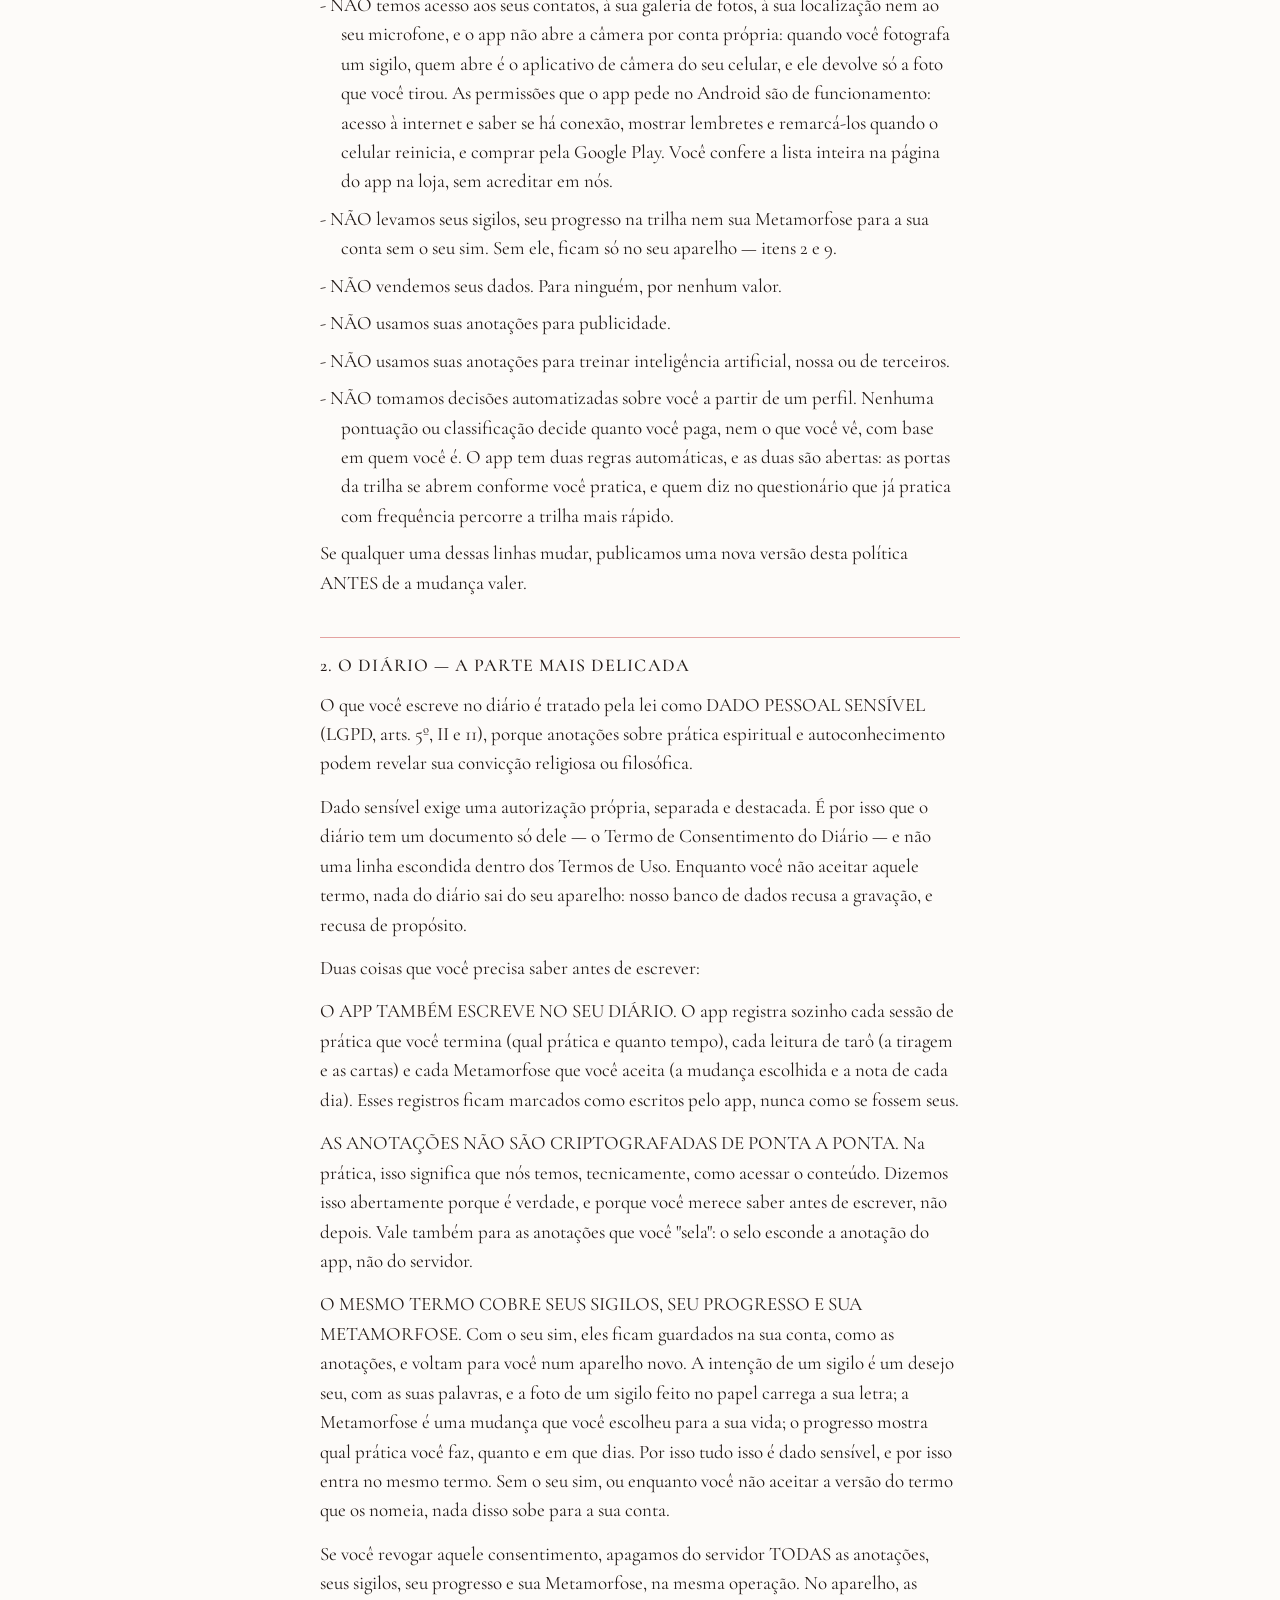
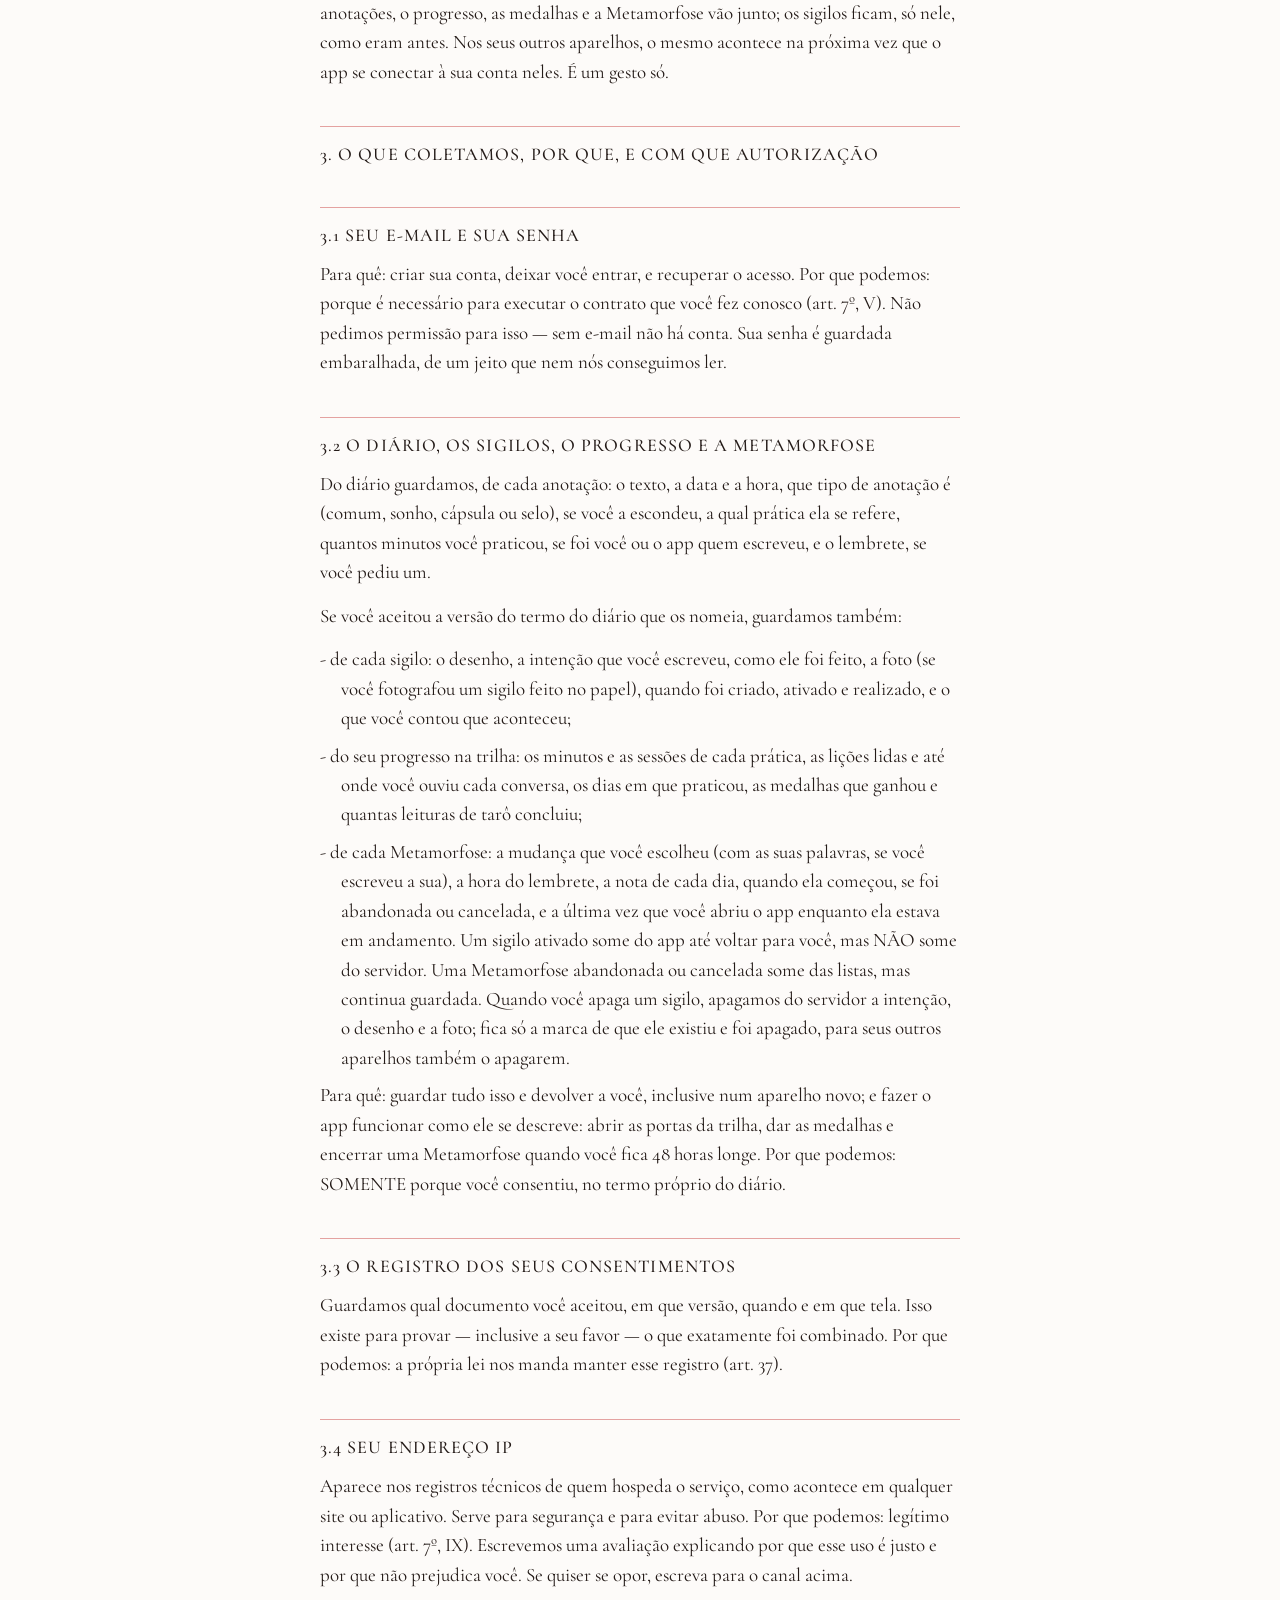
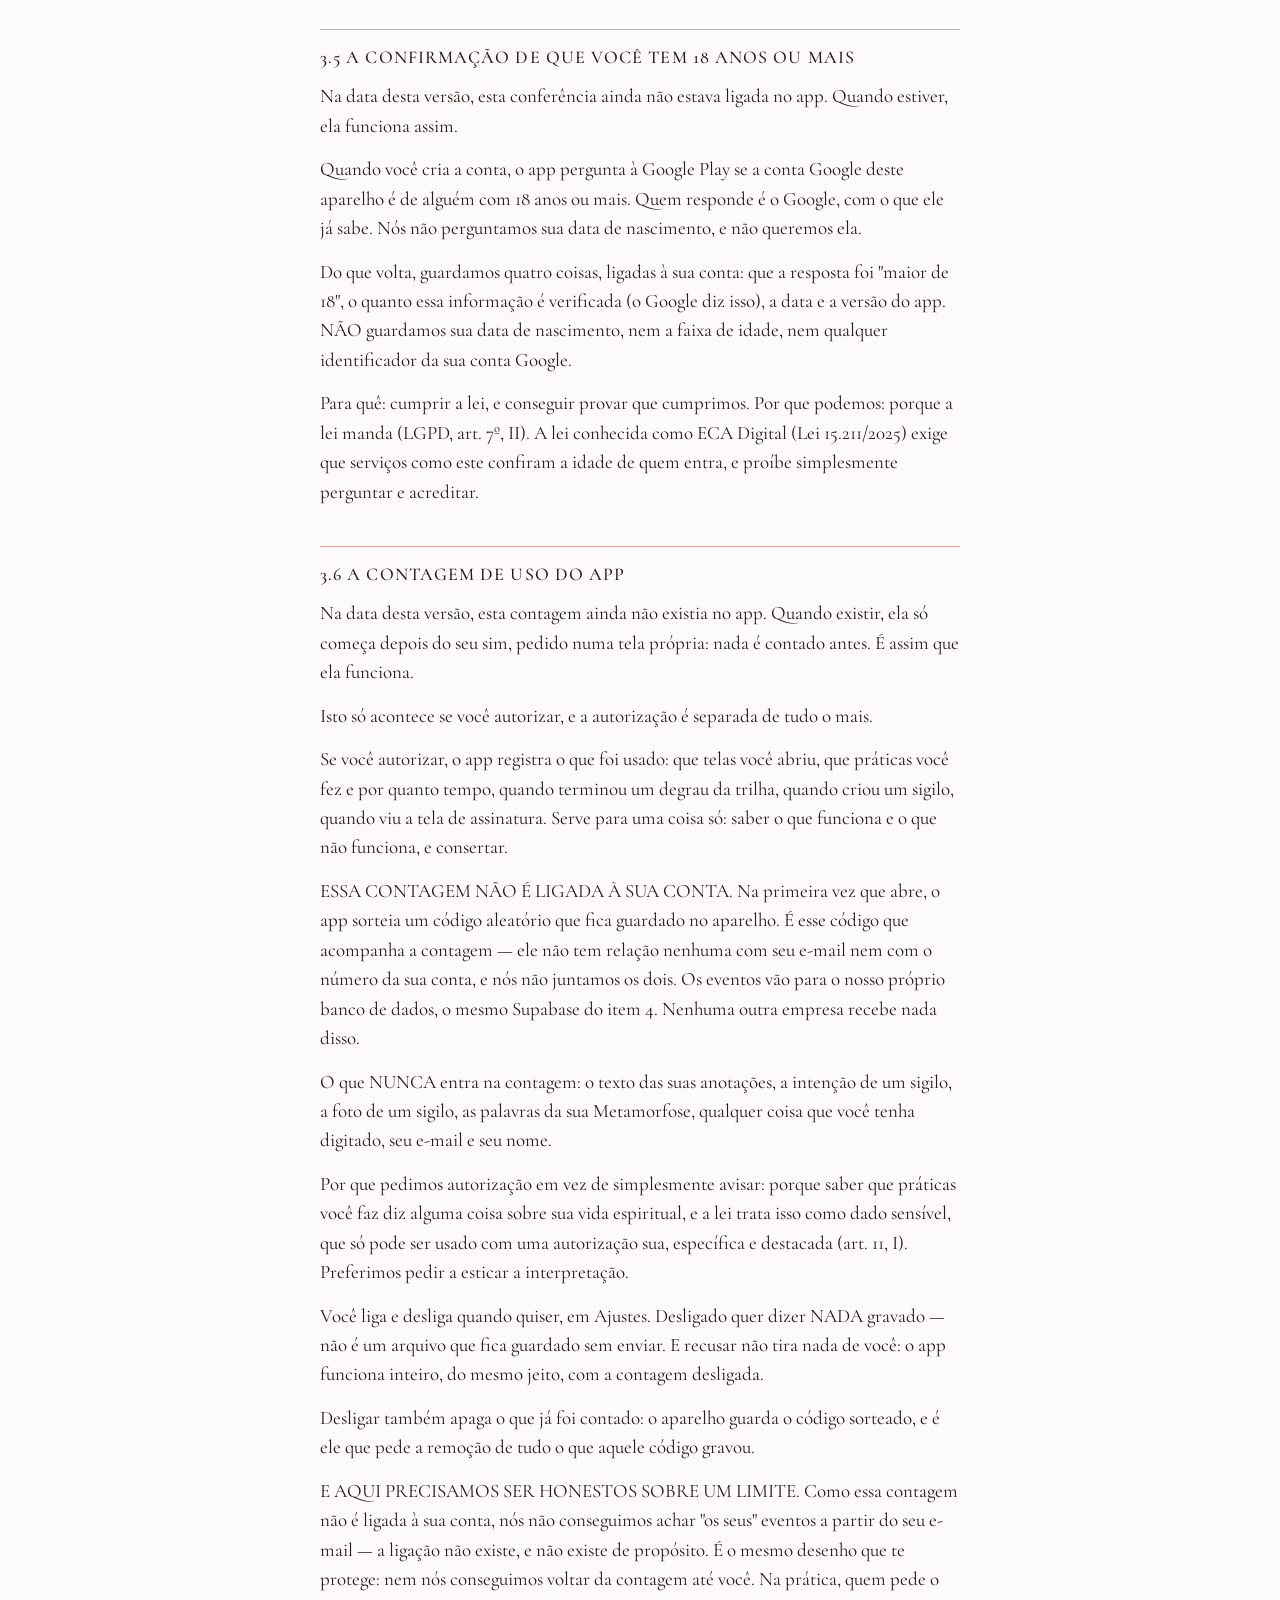
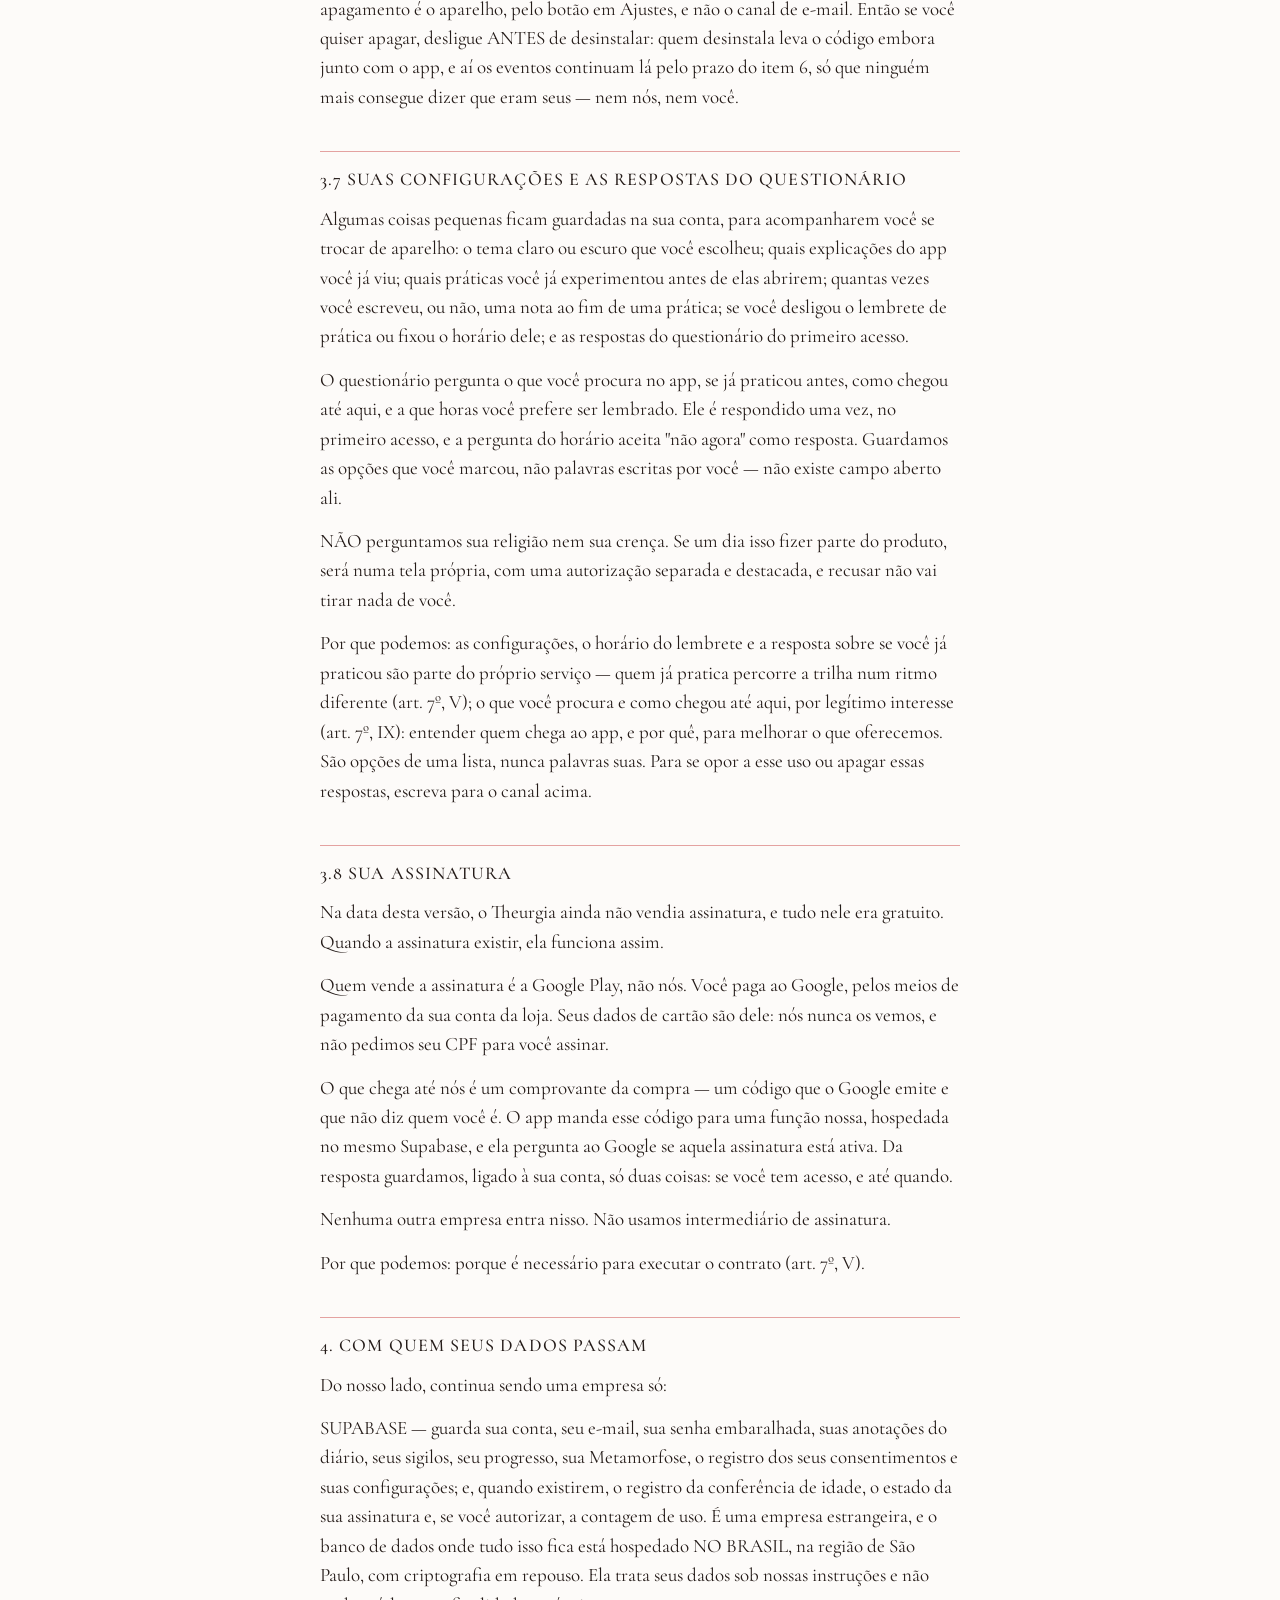
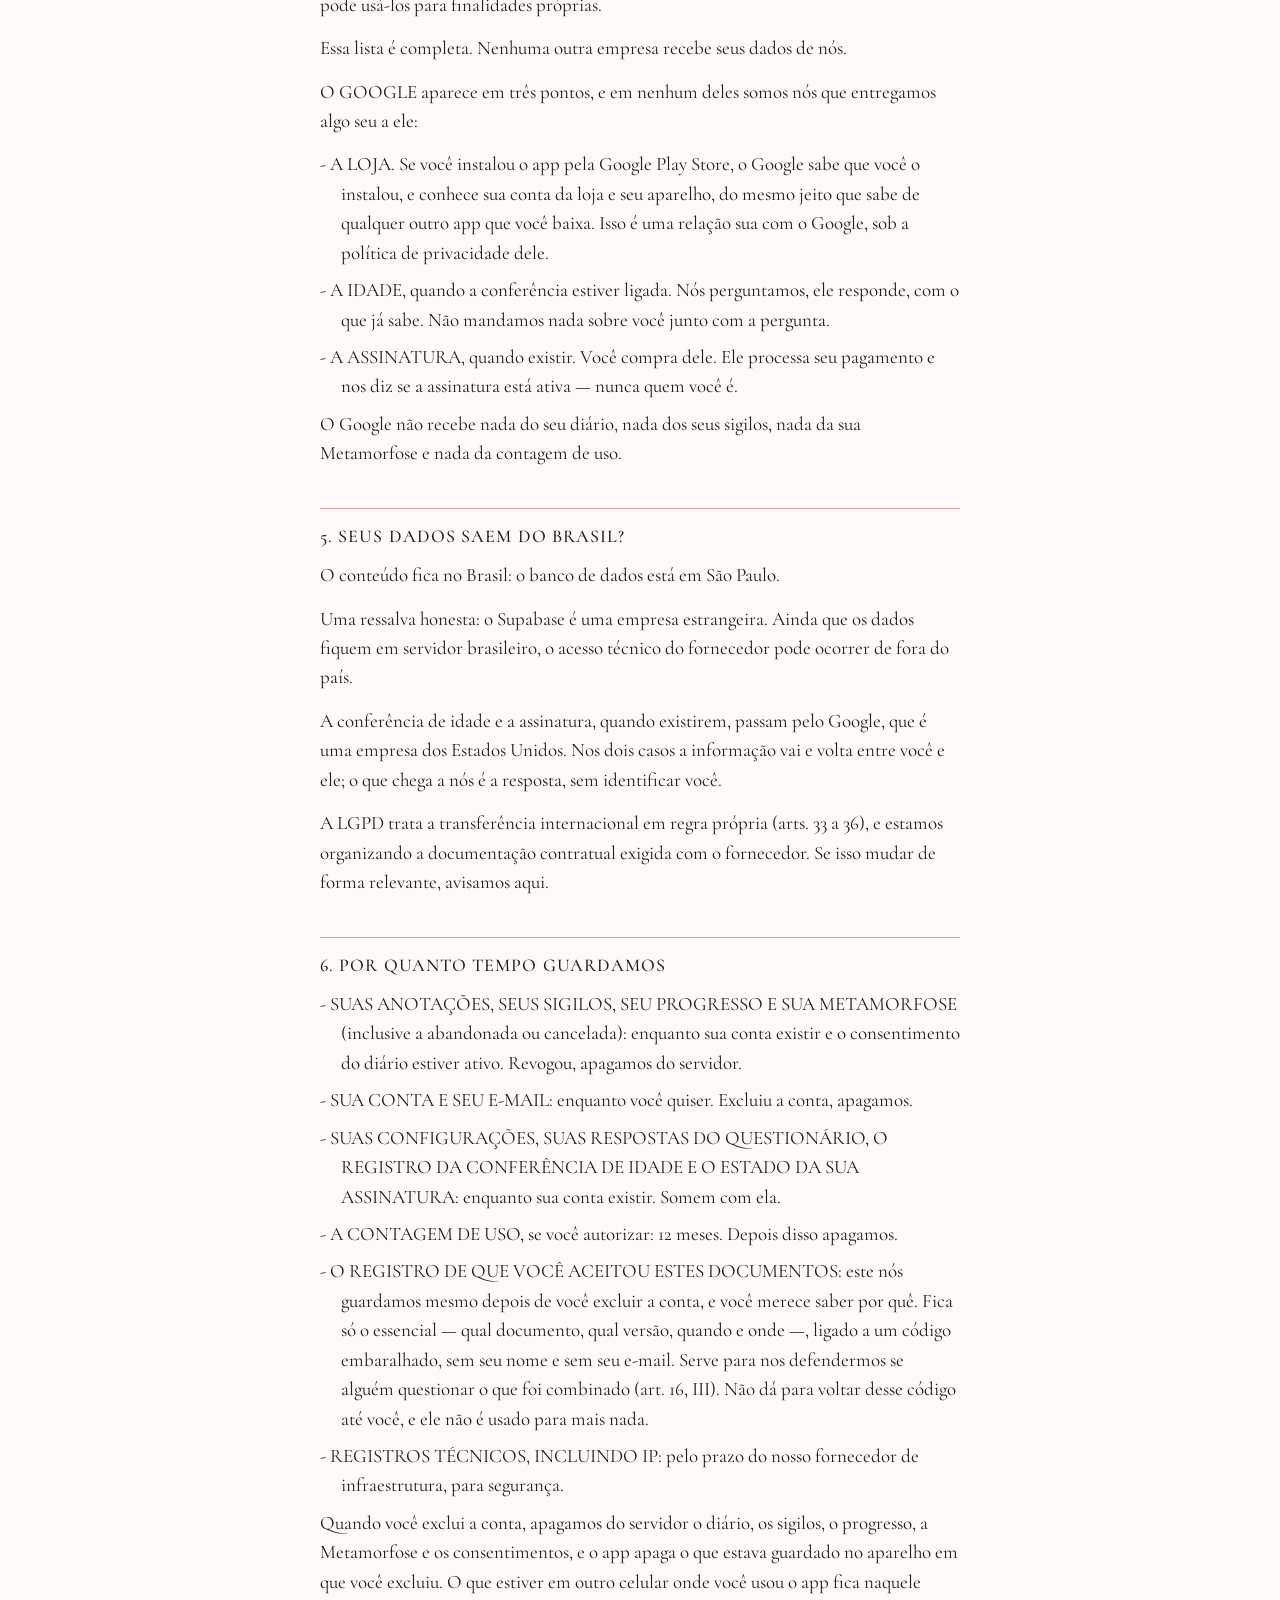
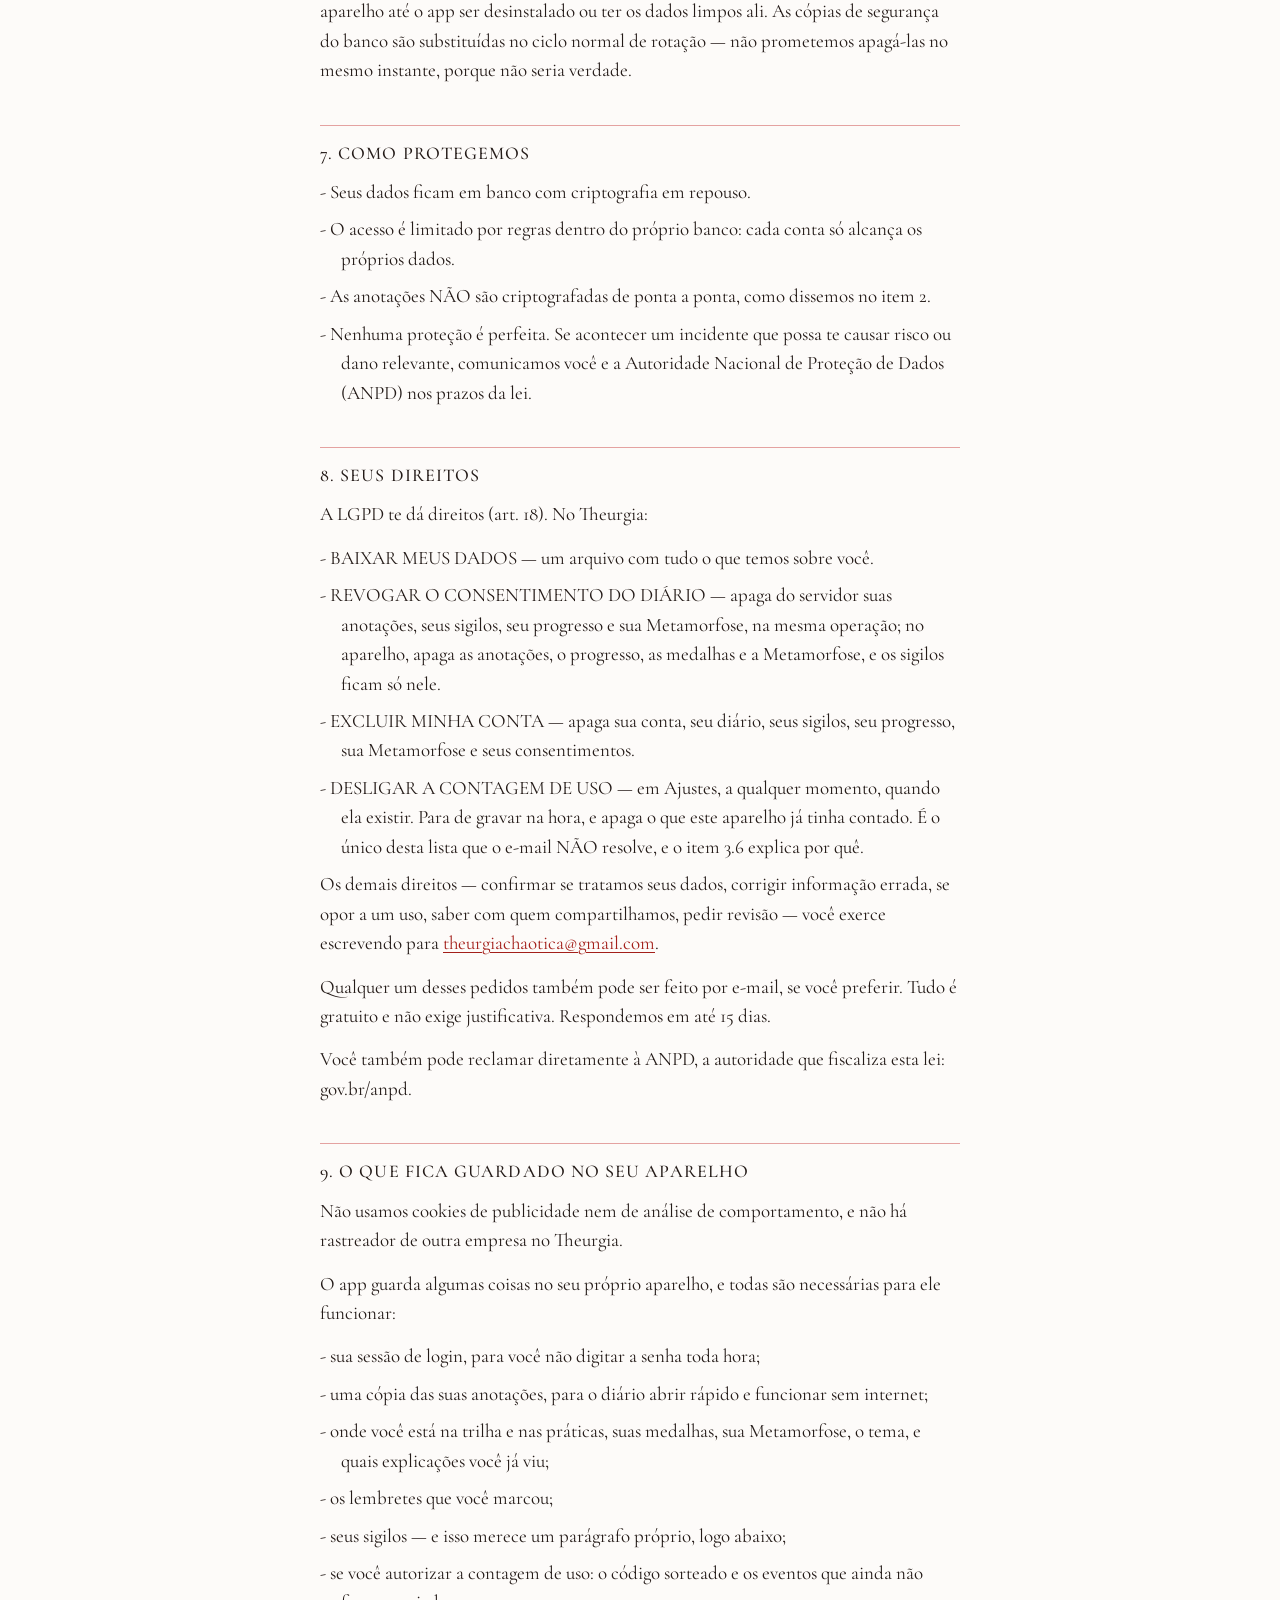
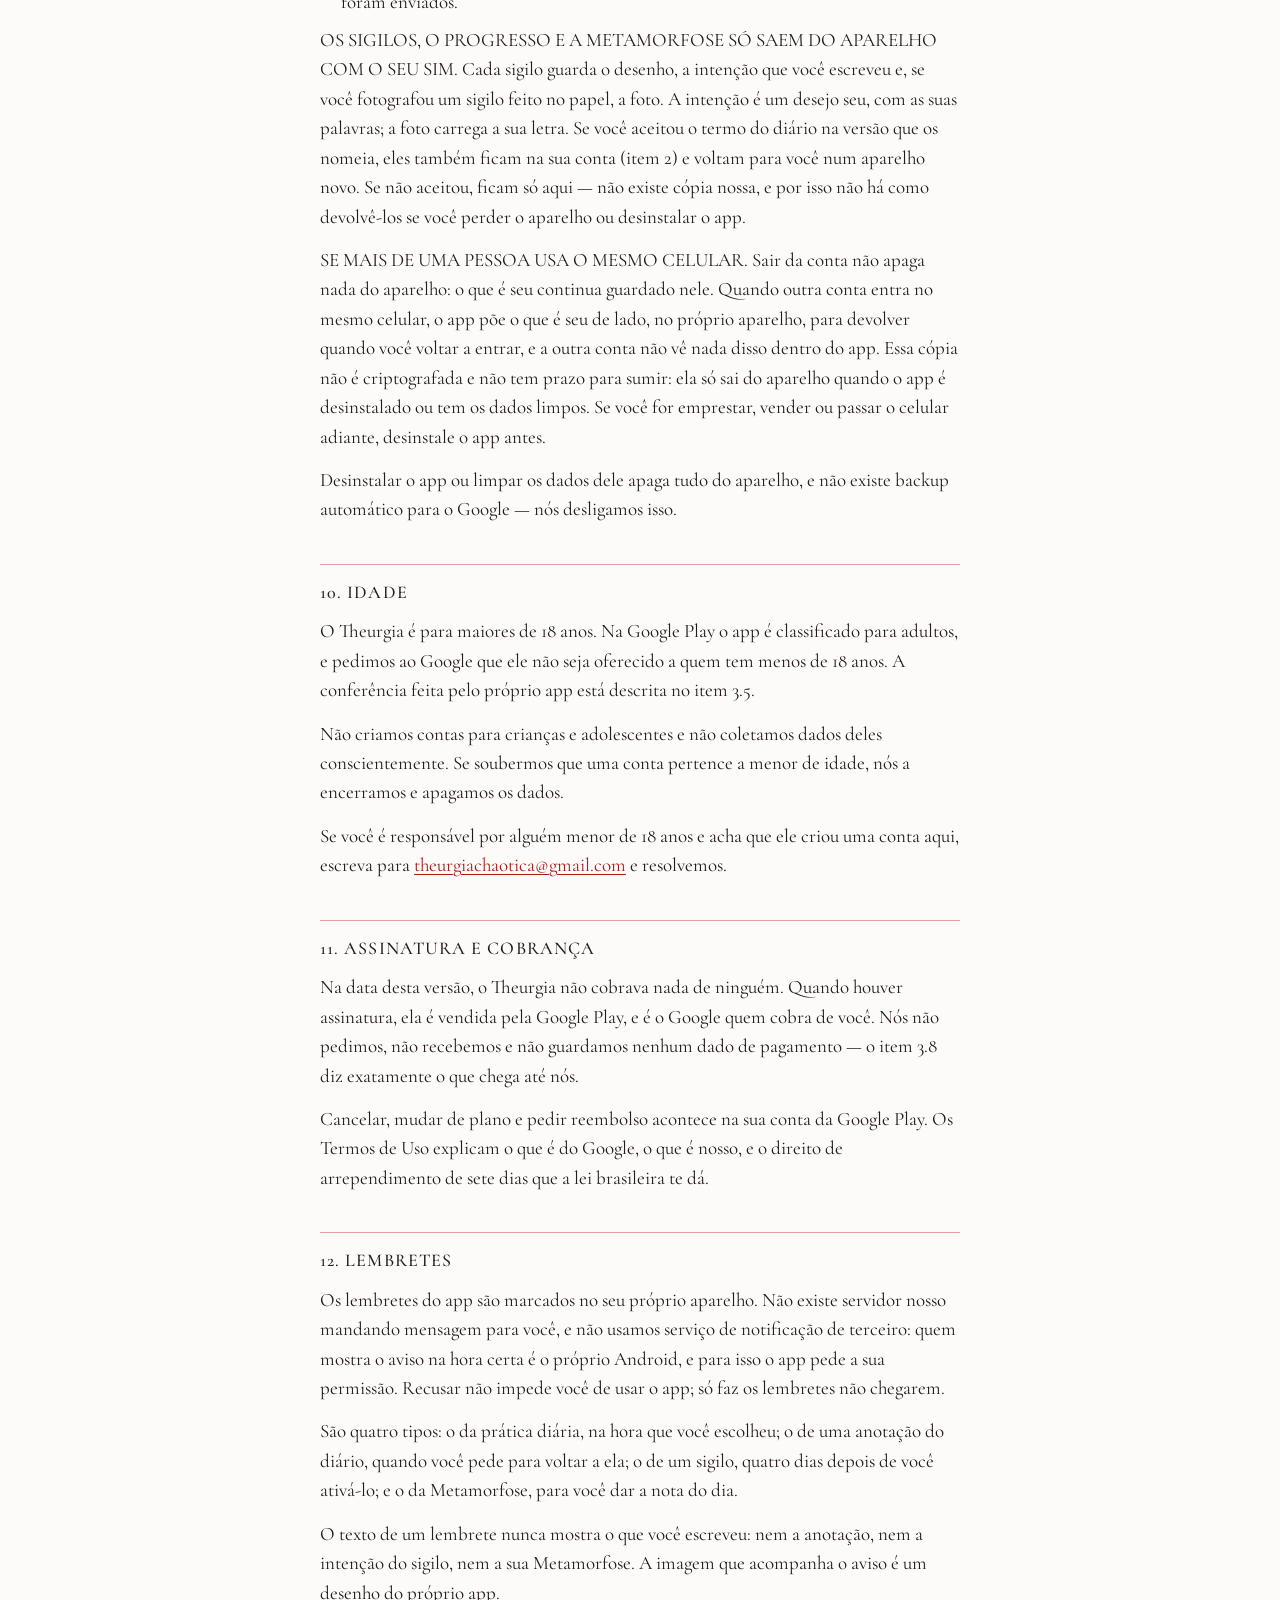
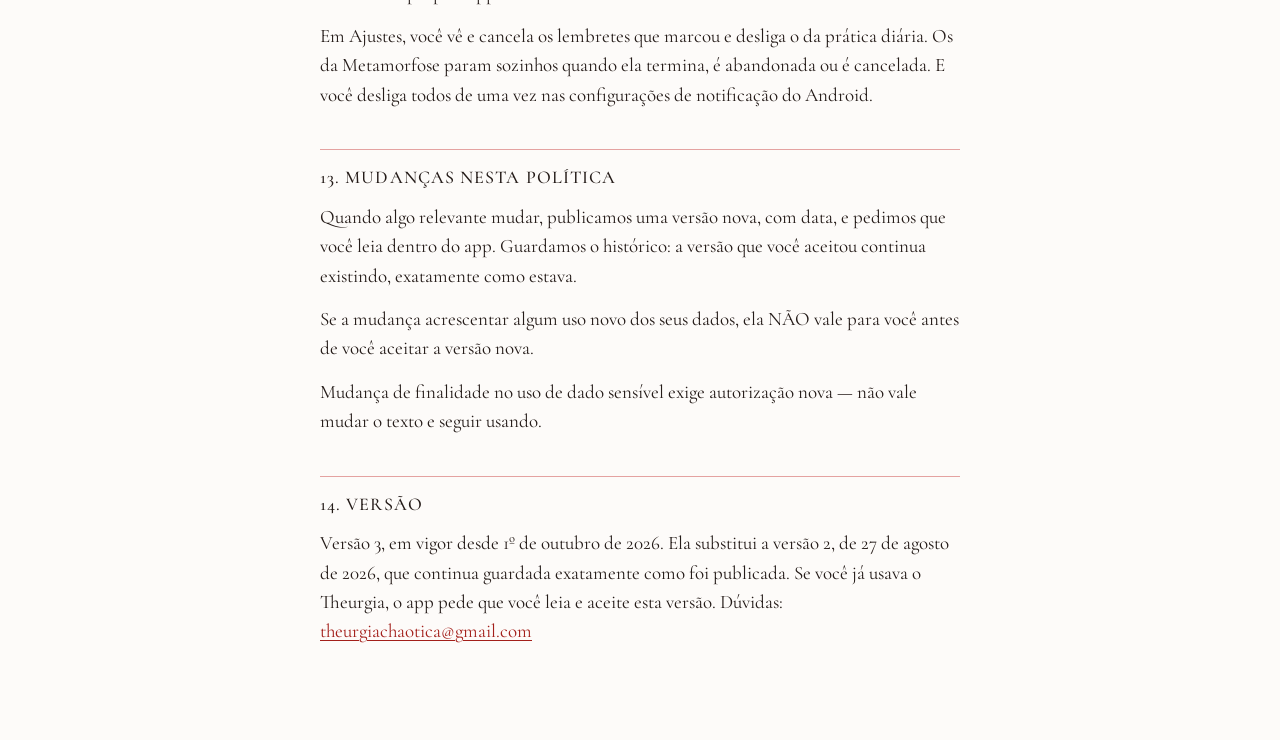
<file: privacidade/index.html>
<!doctype html>
<html lang="pt-BR">
<head>
<meta charset="utf-8">
<meta name="viewport" content="width=device-width, initial-scale=1">
<title>Política de Privacidade · Theurgia</title>
<meta name="robots" content="index, follow">
<link rel="icon" href="../simbolo.svg" type="image/svg+xml">
<link rel="stylesheet" href="../estilo.css">
</head>
<body>
<main>
<a class="selo" href="../" aria-label="Theurgia, início"><svg aria-hidden="true" focusable="false" xmlns="http://www.w3.org/2000/svg" viewBox="2.1 -71.9 2141.9 2141.9"><path fill="currentColor" fill-rule="evenodd" d="M1072 1859.2 L1068.8 1858 L1053.8 1829 L989.7 1696 L980.6 1674 L982 1669.5 L999 1656.5 L1007.5 1647 L1023.2 1624 L1030.2 1610 L1040.2 1581 L1046.4 1551 L1047.5 1542 L1047.5 1224 L1043.2 1193 L1037.2 1169 L1029 1146.6 L1017.2 1125 L1001 1100.7 L976 1072 L950 1047.5 L923 1026.8 L890 1006.8 L867 995.8 L826 980.8 L808 976.6 L772 973.5 L752 974.6 L728 979.8 L686 995.8 L665.7 1008 L642.5 1027 L618.5 1053 L604.8 1074 L592.8 1101 L583.6 1133 L579.5 1164 L579.5 1206 L585.6 1261 L603.8 1338 L618.8 1380 L630.7 1407 L664.8 1471 L692.8 1513 L711.5 1538 L762 1595.5 L806 1638.5 L850.5 1677 L854.2 1681 L851 1682.4 L806 1669.2 L748 1647.2 L713 1631.3 L667 1607.2 L617 1575.2 L587.7 1554 L555 1527.5 L514 1489.8 L406 1521.2 L379.9 1527 L379.6 1523 L383.8 1506 L423.4 1384 L395.8 1343 L364.7 1287 L332.8 1210 L315.8 1154 L305.6 1110 L299.6 1071 L296.2 1035 L293 1031.7 L152 960 L180 943.8 L293 888.7 L297.4 885 L302.6 848 L311.8 806 L323.8 763 L341.8 712 L358.8 673 L374.8 642 L396.8 605 L434.4 550 L405.2 453 L393.8 421 L389.4 399 L393 398.8 L414 404.8 L507 437.2 L535 445.2 L589 404.8 L622 382.8 L658 361.8 L732 327.8 L792 306.8 L848 292.6 L852.9 293 L783.5 355 L728.5 412 L684 466.7 L643.8 528 L621.7 570 L608.8 599 L597.8 629 L589.8 658 L582.6 692 L579.6 721 L579.5 754 L581.6 771 L589.8 800 L604.8 832 L613 845.3 L632 867 L653.7 885 L680 901.2 L699 910.2 L735 921.4 L772 925.5 L790 924.4 L816 920.2 L843 912.2 L874 900.2 L897 888.2 L928.3 868 L953 848.5 L986.5 815 L1003 794.3 L1021.2 767 L1031.2 747 L1045.4 698 L1047.5 680 L1047.5 459 L1045.4 443 L1035.2 404 L1020.2 370 L1000.4 344 L979.2 327 L1017.8 243 L1059.7 158 L1071 139 L1075.3 145 L1123.3 243 L1161.5 325 L1160.9 328 L1135.5 350 L1120.8 371 L1106.8 403 L1096.6 438 L1093.5 460 L1093.5 682 L1094.6 692 L1098.8 714 L1105.8 737 L1125.8 777 L1148.5 808 L1181 842.5 L1211.7 867 L1239 885.2 L1268 900.3 L1294 911.2 L1330 921.2 L1351 924.4 L1376 925.5 L1397 923.4 L1428 915.2 L1457 903.3 L1482 888.2 L1508 867.4 L1523 850.3 L1537.3 829 L1549.2 803 L1558.4 770 L1561.1 740 L1560.4 714 L1557.4 690 L1551.2 659 L1543.2 629 L1532.2 599 L1500.2 533 L1454 462.7 L1408.5 407 L1352.5 350 L1287.7 293 L1288 291.6 L1292 291.6 L1366 311.8 L1429 334.8 L1463.4 351 L1508 373.8 L1574 417.8 L1611 445.4 L1626 442.2 L1663 428.8 L1695 419.2 L1730 405.8 L1759 398.4 L1753.2 426 L1744.8 448 L1712.6 551 L1761.2 626 L1779.3 660 L1803.2 713 L1815.2 746 L1829.2 792 L1838.4 831 L1847.9 885 L1851 888.2 L1981 951.8 L1992.7 959 L1990 962.2 L1979 968.3 L1848.9 1034 L1843.4 1083 L1835.4 1127 L1828.2 1157 L1808.2 1221 L1779.2 1289 L1746.2 1348 L1722.6 1384 L1761.2 1502 L1767.6 1527 L1755 1525.2 L1631 1489.9 L1596 1522.5 L1553.3 1557 L1525 1577.2 L1481 1605.2 L1421 1636.3 L1398 1646.2 L1354 1663.2 L1311 1677.2 L1290 1682.4 L1287.8 1681 L1293.5 1675 L1339 1635.5 L1373 1602.5 L1423.5 1546 L1447 1515.3 L1472.2 1478 L1489.2 1449 L1509.3 1410 L1536.2 1342 L1545.2 1309 L1553.4 1270 L1560.5 1212 L1560.5 1159 L1557.4 1137 L1547.2 1100 L1534.2 1071 L1519.5 1050 L1497 1025.5 L1478 1009.8 L1452 994.7 L1410 978.8 L1394 975.6 L1380 974.5 L1341 975.6 L1314 981.8 L1279 993.8 L1258 1003.8 L1220 1025.8 L1199 1041.5 L1167.5 1069 L1140.5 1100 L1124.8 1123 L1104.8 1165 L1098.6 1187 L1094.6 1210 L1092.5 1275 L1093.5 1545 L1094.6 1553 L1099.8 1577 L1105.8 1596 L1118.8 1625 L1135.5 1649 L1146 1659.5 L1160 1670 L1161.1 1673 L1109.2 1784 L1072 1859.2ZM1071.2 367 L1084.8 343 L1105.1 314 L1073.2 247 L1070 243.4 L1040.8 303 L1036.6 315 L1055.2 340 L1068.3 366 L1071.2 367ZM1072.4 1754 L1097.2 1704 L1104.4 1685 L1071 1633.6 L1068 1635.8 L1059.2 1652 L1038.8 1681 L1036.9 1686 L1067.8 1752 L1070 1754.8 L1072.4 1754Z"/></svg>
</a>
<h1>POLÍTICA DE PRIVACIDADE — THEURGIA</h1>
<p>Versão 3 — em vigor desde 1º de outubro de 2026</p>
<p>Esta política explica o que fazemos com seus dados. Ela é escrita em português claro porque um documento sobre privacidade que ninguém entende não protege ninguém.</p>
<p>A versão curta: o Theurgia pede um e-mail e mais nada. O que você escreve no diário, seus sigilos, seu progresso e sua Metamorfose são seus, ficam guardados no Brasil, e só sobem para a sua conta porque você autorizou isso separadamente.</p>
<h2>QUEM É RESPONSÁVEL PELOS SEUS DADOS</h2>
<p>Arthur Andrade Almeida, pessoa física, CPF nº 039.395.001-86, com endereço em Rua Augusta Bastos, nº 979, Setor Central, Rio Verde/GO, CEP 75901-030.</p>
<p>Na linguagem da Lei Geral de Proteção de Dados (LGPD, Lei 13.709/2018), somos o CONTROLADOR: quem decide o que é coletado e para quê. E respondemos por isso.</p>
<p>CANAL PARA FALAR CONOSCO SOBRE DADOS: <a href="mailto:theurgiachaotica@gmail.com">theurgiachaotica@gmail.com</a></p>
<p>Escreva para pedir seus dados, corrigir, apagar, tirar dúvida ou reclamar. Respondemos em até 15 dias.</p>
<h2>O QUE MUDOU DA VERSÃO ANTERIOR</h2>
<p>Esta é a versão 3. Se você já usava o Theurgia, isto é o que mudou:</p>
<p class="item">- Passamos a descrever coisas que já aconteciam e não estavam escritas: seus sigilos, seu progresso, suas medalhas e sua Metamorfose, guardados na sua conta com o consentimento do diário (itens 2 e 3.2); suas configurações (item 3.7); os lembretes (item 12); e o que fica no aparelho quando mais de uma pessoa usa o mesmo celular (item 9).</p>
<p class="item">- Descrevemos três coisas que, na data desta versão, ainda não estavam ligadas no app, para você saber como funcionam antes que funcionem: a conferência de idade com a Google Play (item 3.5), a contagem de uso, que só acontece se você autorizar (item 3.6), e a assinatura vendida pela Google Play (item 3.8).</p>
<p class="item">- As permissões que o app pede no Android mudaram (item 1).</p>
<h2>1. O QUE NÓS NÃO FAZEMOS</h2>
<p>Começamos pela lista mais curta, porque é a que responde o que a maioria das pessoas quer saber antes de qualquer outra coisa. Cada linha aqui é verdade hoje, e cada uma é verificável:</p>
<p class="item">- NÃO pedimos seu nome, seu CPF, sua data de nascimento, seu telefone nem seu endereço. Para usar o Theurgia, um e-mail basta.</p>
<p class="item">- NÃO usamos Pixel da Meta, Google Analytics nem qualquer rastreador de outra empresa. Nenhum programa de terceiro roda dentro do app para observar você, e nem as letras que você lê na tela vêm de fora. A única contagem de uso possível é nossa, no nosso próprio banco, só acontece se você autorizar, e você desliga quando quiser — item 3.6.</p>
<p class="item">- NÃO temos acesso aos seus contatos, à sua galeria de fotos, à sua localização nem ao seu microfone, e o app não abre a câmera por conta própria: quando você fotografa um sigilo, quem abre é o aplicativo de câmera do seu celular, e ele devolve só a foto que você tirou. As permissões que o app pede no Android são de funcionamento: acesso à internet e saber se há conexão, mostrar lembretes e remarcá-los quando o celular reinicia, e comprar pela Google Play. Você confere a lista inteira na página do app na loja, sem acreditar em nós.</p>
<p class="item">- NÃO levamos seus sigilos, seu progresso na trilha nem sua Metamorfose para a sua conta sem o seu sim. Sem ele, ficam só no seu aparelho — itens 2 e 9.</p>
<p class="item">- NÃO vendemos seus dados. Para ninguém, por nenhum valor.</p>
<p class="item">- NÃO usamos suas anotações para publicidade.</p>
<p class="item">- NÃO usamos suas anotações para treinar inteligência artificial, nossa ou de terceiros.</p>
<p class="item">- NÃO tomamos decisões automatizadas sobre você a partir de um perfil. Nenhuma pontuação ou classificação decide quanto você paga, nem o que você vê, com base em quem você é. O app tem duas regras automáticas, e as duas são abertas: as portas da trilha se abrem conforme você pratica, e quem diz no questionário que já pratica com frequência percorre a trilha mais rápido.</p>
<p>Se qualquer uma dessas linhas mudar, publicamos uma nova versão desta política ANTES de a mudança valer.</p>
<h2>2. O DIÁRIO — A PARTE MAIS DELICADA</h2>
<p>O que você escreve no diário é tratado pela lei como DADO PESSOAL SENSÍVEL (LGPD, arts. 5º, II e 11), porque anotações sobre prática espiritual e autoconhecimento podem revelar sua convicção religiosa ou filosófica.</p>
<p>Dado sensível exige uma autorização própria, separada e destacada. É por isso que o diário tem um documento só dele — o Termo de Consentimento do Diário — e não uma linha escondida dentro dos Termos de Uso. Enquanto você não aceitar aquele termo, nada do diário sai do seu aparelho: nosso banco de dados recusa a gravação, e recusa de propósito.</p>
<p>Duas coisas que você precisa saber antes de escrever:</p>
<p>O APP TAMBÉM ESCREVE NO SEU DIÁRIO. O app registra sozinho cada sessão de prática que você termina (qual prática e quanto tempo), cada leitura de tarô (a tiragem e as cartas) e cada Metamorfose que você aceita (a mudança escolhida e a nota de cada dia). Esses registros ficam marcados como escritos pelo app, nunca como se fossem seus.</p>
<p>AS ANOTAÇÕES NÃO SÃO CRIPTOGRAFADAS DE PONTA A PONTA. Na prática, isso significa que nós temos, tecnicamente, como acessar o conteúdo. Dizemos isso abertamente porque é verdade, e porque você merece saber antes de escrever, não depois. Vale também para as anotações que você "sela": o selo esconde a anotação do app, não do servidor.</p>
<p>O MESMO TERMO COBRE SEUS SIGILOS, SEU PROGRESSO E SUA METAMORFOSE. Com o seu sim, eles ficam guardados na sua conta, como as anotações, e voltam para você num aparelho novo. A intenção de um sigilo é um desejo seu, com as suas palavras, e a foto de um sigilo feito no papel carrega a sua letra; a Metamorfose é uma mudança que você escolheu para a sua vida; o progresso mostra qual prática você faz, quanto e em que dias. Por isso tudo isso é dado sensível, e por isso entra no mesmo termo. Sem o seu sim, ou enquanto você não aceitar a versão do termo que os nomeia, nada disso sobe para a sua conta.</p>
<p>Se você revogar aquele consentimento, apagamos do servidor TODAS as anotações, seus sigilos, seu progresso e sua Metamorfose, na mesma operação. No aparelho, as anotações, o progresso, as medalhas e a Metamorfose vão junto; os sigilos ficam, só nele, como eram antes. Nos seus outros aparelhos, o mesmo acontece na próxima vez que o app se conectar à sua conta neles. É um gesto só.</p>
<h2>3. O QUE COLETAMOS, POR QUE, E COM QUE AUTORIZAÇÃO</h2>
<h2>3.1 SEU E-MAIL E SUA SENHA</h2>
<p>Para quê: criar sua conta, deixar você entrar, e recuperar o acesso. Por que podemos: porque é necessário para executar o contrato que você fez conosco (art. 7º, V). Não pedimos permissão para isso — sem e-mail não há conta. Sua senha é guardada embaralhada, de um jeito que nem nós conseguimos ler.</p>
<h2>3.2 O DIÁRIO, OS SIGILOS, O PROGRESSO E A METAMORFOSE</h2>
<p>Do diário guardamos, de cada anotação: o texto, a data e a hora, que tipo de anotação é (comum, sonho, cápsula ou selo), se você a escondeu, a qual prática ela se refere, quantos minutos você praticou, se foi você ou o app quem escreveu, e o lembrete, se você pediu um.</p>
<p>Se você aceitou a versão do termo do diário que os nomeia, guardamos também:</p>
<p class="item">- de cada sigilo: o desenho, a intenção que você escreveu, como ele foi feito, a foto (se você fotografou um sigilo feito no papel), quando foi criado, ativado e realizado, e o que você contou que aconteceu;</p>
<p class="item">- do seu progresso na trilha: os minutos e as sessões de cada prática, as lições lidas e até onde você ouviu cada conversa, os dias em que praticou, as medalhas que ganhou e quantas leituras de tarô concluiu;</p>
<p class="item">- de cada Metamorfose: a mudança que você escolheu (com as suas palavras, se você escreveu a sua), a hora do lembrete, a nota de cada dia, quando ela começou, se foi abandonada ou cancelada, e a última vez que você abriu o app enquanto ela estava em andamento. Um sigilo ativado some do app até voltar para você, mas NÃO some do servidor. Uma Metamorfose abandonada ou cancelada some das listas, mas continua guardada. Quando você apaga um sigilo, apagamos do servidor a intenção, o desenho e a foto; fica só a marca de que ele existiu e foi apagado, para seus outros aparelhos também o apagarem.</p>
<p>Para quê: guardar tudo isso e devolver a você, inclusive num aparelho novo; e fazer o app funcionar como ele se descreve: abrir as portas da trilha, dar as medalhas e encerrar uma Metamorfose quando você fica 48 horas longe. Por que podemos: SOMENTE porque você consentiu, no termo próprio do diário.</p>
<h2>3.3 O REGISTRO DOS SEUS CONSENTIMENTOS</h2>
<p>Guardamos qual documento você aceitou, em que versão, quando e em que tela. Isso existe para provar — inclusive a seu favor — o que exatamente foi combinado. Por que podemos: a própria lei nos manda manter esse registro (art. 37).</p>
<h2>3.4 SEU ENDEREÇO IP</h2>
<p>Aparece nos registros técnicos de quem hospeda o serviço, como acontece em qualquer site ou aplicativo. Serve para segurança e para evitar abuso. Por que podemos: legítimo interesse (art. 7º, IX). Escrevemos uma avaliação explicando por que esse uso é justo e por que não prejudica você. Se quiser se opor, escreva para o canal acima.</p>
<h2>3.5 A CONFIRMAÇÃO DE QUE VOCÊ TEM 18 ANOS OU MAIS</h2>
<p>Na data desta versão, esta conferência ainda não estava ligada no app. Quando estiver, ela funciona assim.</p>
<p>Quando você cria a conta, o app pergunta à Google Play se a conta Google deste aparelho é de alguém com 18 anos ou mais. Quem responde é o Google, com o que ele já sabe. Nós não perguntamos sua data de nascimento, e não queremos ela.</p>
<p>Do que volta, guardamos quatro coisas, ligadas à sua conta: que a resposta foi "maior de 18", o quanto essa informação é verificada (o Google diz isso), a data e a versão do app. NÃO guardamos sua data de nascimento, nem a faixa de idade, nem qualquer identificador da sua conta Google.</p>
<p>Para quê: cumprir a lei, e conseguir provar que cumprimos. Por que podemos: porque a lei manda (LGPD, art. 7º, II). A lei conhecida como ECA Digital (Lei 15.211/2025) exige que serviços como este confiram a idade de quem entra, e proíbe simplesmente perguntar e acreditar.</p>
<h2>3.6 A CONTAGEM DE USO DO APP</h2>
<p>Na data desta versão, esta contagem ainda não existia no app. Quando existir, ela só começa depois do seu sim, pedido numa tela própria: nada é contado antes. É assim que ela funciona.</p>
<p>Isto só acontece se você autorizar, e a autorização é separada de tudo o mais.</p>
<p>Se você autorizar, o app registra o que foi usado: que telas você abriu, que práticas você fez e por quanto tempo, quando terminou um degrau da trilha, quando criou um sigilo, quando viu a tela de assinatura. Serve para uma coisa só: saber o que funciona e o que não funciona, e consertar.</p>
<p>ESSA CONTAGEM NÃO É LIGADA À SUA CONTA. Na primeira vez que abre, o app sorteia um código aleatório que fica guardado no aparelho. É esse código que acompanha a contagem — ele não tem relação nenhuma com seu e-mail nem com o número da sua conta, e nós não juntamos os dois. Os eventos vão para o nosso próprio banco de dados, o mesmo Supabase do item 4. Nenhuma outra empresa recebe nada disso.</p>
<p>O que NUNCA entra na contagem: o texto das suas anotações, a intenção de um sigilo, a foto de um sigilo, as palavras da sua Metamorfose, qualquer coisa que você tenha digitado, seu e-mail e seu nome.</p>
<p>Por que pedimos autorização em vez de simplesmente avisar: porque saber que práticas você faz diz alguma coisa sobre sua vida espiritual, e a lei trata isso como dado sensível, que só pode ser usado com uma autorização sua, específica e destacada (art. 11, I). Preferimos pedir a esticar a interpretação.</p>
<p>Você liga e desliga quando quiser, em Ajustes. Desligado quer dizer NADA gravado — não é um arquivo que fica guardado sem enviar. E recusar não tira nada de você: o app funciona inteiro, do mesmo jeito, com a contagem desligada.</p>
<p>Desligar também apaga o que já foi contado: o aparelho guarda o código sorteado, e é ele que pede a remoção de tudo o que aquele código gravou.</p>
<p>E AQUI PRECISAMOS SER HONESTOS SOBRE UM LIMITE. Como essa contagem não é ligada à sua conta, nós não conseguimos achar "os seus" eventos a partir do seu e-mail — a ligação não existe, e não existe de propósito. É o mesmo desenho que te protege: nem nós conseguimos voltar da contagem até você. Na prática, quem pede o apagamento é o aparelho, pelo botão em Ajustes, e não o canal de e-mail. Então se você quiser apagar, desligue ANTES de desinstalar: quem desinstala leva o código embora junto com o app, e aí os eventos continuam lá pelo prazo do item 6, só que ninguém mais consegue dizer que eram seus — nem nós, nem você.</p>
<h2>3.7 SUAS CONFIGURAÇÕES E AS RESPOSTAS DO QUESTIONÁRIO</h2>
<p>Algumas coisas pequenas ficam guardadas na sua conta, para acompanharem você se trocar de aparelho: o tema claro ou escuro que você escolheu; quais explicações do app você já viu; quais práticas você já experimentou antes de elas abrirem; quantas vezes você escreveu, ou não, uma nota ao fim de uma prática; se você desligou o lembrete de prática ou fixou o horário dele; e as respostas do questionário do primeiro acesso.</p>
<p>O questionário pergunta o que você procura no app, se já praticou antes, como chegou até aqui, e a que horas você prefere ser lembrado. Ele é respondido uma vez, no primeiro acesso, e a pergunta do horário aceita "não agora" como resposta. Guardamos as opções que você marcou, não palavras escritas por você — não existe campo aberto ali.</p>
<p>NÃO perguntamos sua religião nem sua crença. Se um dia isso fizer parte do produto, será numa tela própria, com uma autorização separada e destacada, e recusar não vai tirar nada de você.</p>
<p>Por que podemos: as configurações, o horário do lembrete e a resposta sobre se você já praticou são parte do próprio serviço — quem já pratica percorre a trilha num ritmo diferente (art. 7º, V); o que você procura e como chegou até aqui, por legítimo interesse (art. 7º, IX): entender quem chega ao app, e por quê, para melhorar o que oferecemos. São opções de uma lista, nunca palavras suas. Para se opor a esse uso ou apagar essas respostas, escreva para o canal acima.</p>
<h2>3.8 SUA ASSINATURA</h2>
<p>Na data desta versão, o Theurgia ainda não vendia assinatura, e tudo nele era gratuito. Quando a assinatura existir, ela funciona assim.</p>
<p>Quem vende a assinatura é a Google Play, não nós. Você paga ao Google, pelos meios de pagamento da sua conta da loja. Seus dados de cartão são dele: nós nunca os vemos, e não pedimos seu CPF para você assinar.</p>
<p>O que chega até nós é um comprovante da compra — um código que o Google emite e que não diz quem você é. O app manda esse código para uma função nossa, hospedada no mesmo Supabase, e ela pergunta ao Google se aquela assinatura está ativa. Da resposta guardamos, ligado à sua conta, só duas coisas: se você tem acesso, e até quando.</p>
<p>Nenhuma outra empresa entra nisso. Não usamos intermediário de assinatura.</p>
<p>Por que podemos: porque é necessário para executar o contrato (art. 7º, V).</p>
<h2>4. COM QUEM SEUS DADOS PASSAM</h2>
<p>Do nosso lado, continua sendo uma empresa só:</p>
<p>SUPABASE — guarda sua conta, seu e-mail, sua senha embaralhada, suas anotações do diário, seus sigilos, seu progresso, sua Metamorfose, o registro dos seus consentimentos e suas configurações; e, quando existirem, o registro da conferência de idade, o estado da sua assinatura e, se você autorizar, a contagem de uso. É uma empresa estrangeira, e o banco de dados onde tudo isso fica está hospedado NO BRASIL, na região de São Paulo, com criptografia em repouso. Ela trata seus dados sob nossas instruções e não pode usá-los para finalidades próprias.</p>
<p>Essa lista é completa. Nenhuma outra empresa recebe seus dados de nós.</p>
<p>O GOOGLE aparece em três pontos, e em nenhum deles somos nós que entregamos algo seu a ele:</p>
<p class="item">- A LOJA. Se você instalou o app pela Google Play Store, o Google sabe que você o instalou, e conhece sua conta da loja e seu aparelho, do mesmo jeito que sabe de qualquer outro app que você baixa. Isso é uma relação sua com o Google, sob a política de privacidade dele.</p>
<p class="item">- A IDADE, quando a conferência estiver ligada. Nós perguntamos, ele responde, com o que já sabe. Não mandamos nada sobre você junto com a pergunta.</p>
<p class="item">- A ASSINATURA, quando existir. Você compra dele. Ele processa seu pagamento e nos diz se a assinatura está ativa — nunca quem você é.</p>
<p>O Google não recebe nada do seu diário, nada dos seus sigilos, nada da sua Metamorfose e nada da contagem de uso.</p>
<h2>5. SEUS DADOS SAEM DO BRASIL?</h2>
<p>O conteúdo fica no Brasil: o banco de dados está em São Paulo.</p>
<p>Uma ressalva honesta: o Supabase é uma empresa estrangeira. Ainda que os dados fiquem em servidor brasileiro, o acesso técnico do fornecedor pode ocorrer de fora do país.</p>
<p>A conferência de idade e a assinatura, quando existirem, passam pelo Google, que é uma empresa dos Estados Unidos. Nos dois casos a informação vai e volta entre você e ele; o que chega a nós é a resposta, sem identificar você.</p>
<p>A LGPD trata a transferência internacional em regra própria (arts. 33 a 36), e estamos organizando a documentação contratual exigida com o fornecedor. Se isso mudar de forma relevante, avisamos aqui.</p>
<h2>6. POR QUANTO TEMPO GUARDAMOS</h2>
<p class="item">- SUAS ANOTAÇÕES, SEUS SIGILOS, SEU PROGRESSO E SUA METAMORFOSE (inclusive a abandonada ou cancelada): enquanto sua conta existir e o consentimento do diário estiver ativo. Revogou, apagamos do servidor.</p>
<p class="item">- SUA CONTA E SEU E-MAIL: enquanto você quiser. Excluiu a conta, apagamos.</p>
<p class="item">- SUAS CONFIGURAÇÕES, SUAS RESPOSTAS DO QUESTIONÁRIO, O REGISTRO DA CONFERÊNCIA DE IDADE E O ESTADO DA SUA ASSINATURA: enquanto sua conta existir. Somem com ela.</p>
<p class="item">- A CONTAGEM DE USO, se você autorizar: 12 meses. Depois disso apagamos.</p>
<p class="item">- O REGISTRO DE QUE VOCÊ ACEITOU ESTES DOCUMENTOS: este nós guardamos mesmo depois de você excluir a conta, e você merece saber por quê. Fica só o essencial — qual documento, qual versão, quando e onde —, ligado a um código embaralhado, sem seu nome e sem seu e-mail. Serve para nos defendermos se alguém questionar o que foi combinado (art. 16, III). Não dá para voltar desse código até você, e ele não é usado para mais nada.</p>
<p class="item">- REGISTROS TÉCNICOS, INCLUINDO IP: pelo prazo do nosso fornecedor de infraestrutura, para segurança.</p>
<p>Quando você exclui a conta, apagamos do servidor o diário, os sigilos, o progresso, a Metamorfose e os consentimentos, e o app apaga o que estava guardado no aparelho em que você excluiu. O que estiver em outro celular onde você usou o app fica naquele aparelho até o app ser desinstalado ou ter os dados limpos ali. As cópias de segurança do banco são substituídas no ciclo normal de rotação — não prometemos apagá-las no mesmo instante, porque não seria verdade.</p>
<h2>7. COMO PROTEGEMOS</h2>
<p class="item">- Seus dados ficam em banco com criptografia em repouso.</p>
<p class="item">- O acesso é limitado por regras dentro do próprio banco: cada conta só alcança os próprios dados.</p>
<p class="item">- As anotações NÃO são criptografadas de ponta a ponta, como dissemos no item 2.</p>
<p class="item">- Nenhuma proteção é perfeita. Se acontecer um incidente que possa te causar risco ou dano relevante, comunicamos você e a Autoridade Nacional de Proteção de Dados (ANPD) nos prazos da lei.</p>
<h2>8. SEUS DIREITOS</h2>
<p>A LGPD te dá direitos (art. 18). No Theurgia:</p>
<p class="item">- BAIXAR MEUS DADOS — um arquivo com tudo o que temos sobre você.</p>
<p class="item">- REVOGAR O CONSENTIMENTO DO DIÁRIO — apaga do servidor suas anotações, seus sigilos, seu progresso e sua Metamorfose, na mesma operação; no aparelho, apaga as anotações, o progresso, as medalhas e a Metamorfose, e os sigilos ficam só nele.</p>
<p class="item">- EXCLUIR MINHA CONTA — apaga sua conta, seu diário, seus sigilos, seu progresso, sua Metamorfose e seus consentimentos.</p>
<p class="item">- DESLIGAR A CONTAGEM DE USO — em Ajustes, a qualquer momento, quando ela existir. Para de gravar na hora, e apaga o que este aparelho já tinha contado. É o único desta lista que o e-mail NÃO resolve, e o item 3.6 explica por quê.</p>
<p>Os demais direitos — confirmar se tratamos seus dados, corrigir informação errada, se opor a um uso, saber com quem compartilhamos, pedir revisão — você exerce escrevendo para <a href="mailto:theurgiachaotica@gmail.com">theurgiachaotica@gmail.com</a>.</p>
<p>Qualquer um desses pedidos também pode ser feito por e-mail, se você preferir. Tudo é gratuito e não exige justificativa. Respondemos em até 15 dias.</p>
<p>Você também pode reclamar diretamente à ANPD, a autoridade que fiscaliza esta lei: gov.br/anpd.</p>
<h2>9. O QUE FICA GUARDADO NO SEU APARELHO</h2>
<p>Não usamos cookies de publicidade nem de análise de comportamento, e não há rastreador de outra empresa no Theurgia.</p>
<p>O app guarda algumas coisas no seu próprio aparelho, e todas são necessárias para ele funcionar:</p>
<p class="item">- sua sessão de login, para você não digitar a senha toda hora;</p>
<p class="item">- uma cópia das suas anotações, para o diário abrir rápido e funcionar sem internet;</p>
<p class="item">- onde você está na trilha e nas práticas, suas medalhas, sua Metamorfose, o tema, e quais explicações você já viu;</p>
<p class="item">- os lembretes que você marcou;</p>
<p class="item">- seus sigilos — e isso merece um parágrafo próprio, logo abaixo;</p>
<p class="item">- se você autorizar a contagem de uso: o código sorteado e os eventos que ainda não foram enviados.</p>
<p>OS SIGILOS, O PROGRESSO E A METAMORFOSE SÓ SAEM DO APARELHO COM O SEU SIM. Cada sigilo guarda o desenho, a intenção que você escreveu e, se você fotografou um sigilo feito no papel, a foto. A intenção é um desejo seu, com as suas palavras; a foto carrega a sua letra. Se você aceitou o termo do diário na versão que os nomeia, eles também ficam na sua conta (item 2) e voltam para você num aparelho novo. Se não aceitou, ficam só aqui — não existe cópia nossa, e por isso não há como devolvê-los se você perder o aparelho ou desinstalar o app.</p>
<p>SE MAIS DE UMA PESSOA USA O MESMO CELULAR. Sair da conta não apaga nada do aparelho: o que é seu continua guardado nele. Quando outra conta entra no mesmo celular, o app põe o que é seu de lado, no próprio aparelho, para devolver quando você voltar a entrar, e a outra conta não vê nada disso dentro do app. Essa cópia não é criptografada e não tem prazo para sumir: ela só sai do aparelho quando o app é desinstalado ou tem os dados limpos. Se você for emprestar, vender ou passar o celular adiante, desinstale o app antes.</p>
<p>Desinstalar o app ou limpar os dados dele apaga tudo do aparelho, e não existe backup automático para o Google — nós desligamos isso.</p>
<h2>10. IDADE</h2>
<p>O Theurgia é para maiores de 18 anos. Na Google Play o app é classificado para adultos, e pedimos ao Google que ele não seja oferecido a quem tem menos de 18 anos. A conferência feita pelo próprio app está descrita no item 3.5.</p>
<p>Não criamos contas para crianças e adolescentes e não coletamos dados deles conscientemente. Se soubermos que uma conta pertence a menor de idade, nós a encerramos e apagamos os dados.</p>
<p>Se você é responsável por alguém menor de 18 anos e acha que ele criou uma conta aqui, escreva para <a href="mailto:theurgiachaotica@gmail.com">theurgiachaotica@gmail.com</a> e resolvemos.</p>
<h2>11. ASSINATURA E COBRANÇA</h2>
<p>Na data desta versão, o Theurgia não cobrava nada de ninguém. Quando houver assinatura, ela é vendida pela Google Play, e é o Google quem cobra de você. Nós não pedimos, não recebemos e não guardamos nenhum dado de pagamento — o item 3.8 diz exatamente o que chega até nós.</p>
<p>Cancelar, mudar de plano e pedir reembolso acontece na sua conta da Google Play. Os Termos de Uso explicam o que é do Google, o que é nosso, e o direito de arrependimento de sete dias que a lei brasileira te dá.</p>
<h2>12. LEMBRETES</h2>
<p>Os lembretes do app são marcados no seu próprio aparelho. Não existe servidor nosso mandando mensagem para você, e não usamos serviço de notificação de terceiro: quem mostra o aviso na hora certa é o próprio Android, e para isso o app pede a sua permissão. Recusar não impede você de usar o app; só faz os lembretes não chegarem.</p>
<p>São quatro tipos: o da prática diária, na hora que você escolheu; o de uma anotação do diário, quando você pede para voltar a ela; o de um sigilo, quatro dias depois de você ativá-lo; e o da Metamorfose, para você dar a nota do dia.</p>
<p>O texto de um lembrete nunca mostra o que você escreveu: nem a anotação, nem a intenção do sigilo, nem a sua Metamorfose. A imagem que acompanha o aviso é um desenho do próprio app.</p>
<p>Em Ajustes, você vê e cancela os lembretes que marcou e desliga o da prática diária. Os da Metamorfose param sozinhos quando ela termina, é abandonada ou é cancelada. E você desliga todos de uma vez nas configurações de notificação do Android.</p>
<h2>13. MUDANÇAS NESTA POLÍTICA</h2>
<p>Quando algo relevante mudar, publicamos uma versão nova, com data, e pedimos que você leia dentro do app. Guardamos o histórico: a versão que você aceitou continua existindo, exatamente como estava.</p>
<p>Se a mudança acrescentar algum uso novo dos seus dados, ela NÃO vale para você antes de você aceitar a versão nova.</p>
<p>Mudança de finalidade no uso de dado sensível exige autorização nova — não vale mudar o texto e seguir usando.</p>
<h2>14. VERSÃO</h2>
<p>Versão 3, em vigor desde 1º de outubro de 2026. Ela substitui a versão 2, de 27 de agosto de 2026, que continua guardada exatamente como foi publicada. Se você já usava o Theurgia, o app pede que você leia e aceite esta versão. Dúvidas: <a href="mailto:theurgiachaotica@gmail.com">theurgiachaotica@gmail.com</a></p>

</main>
</body>
</html>
</file>
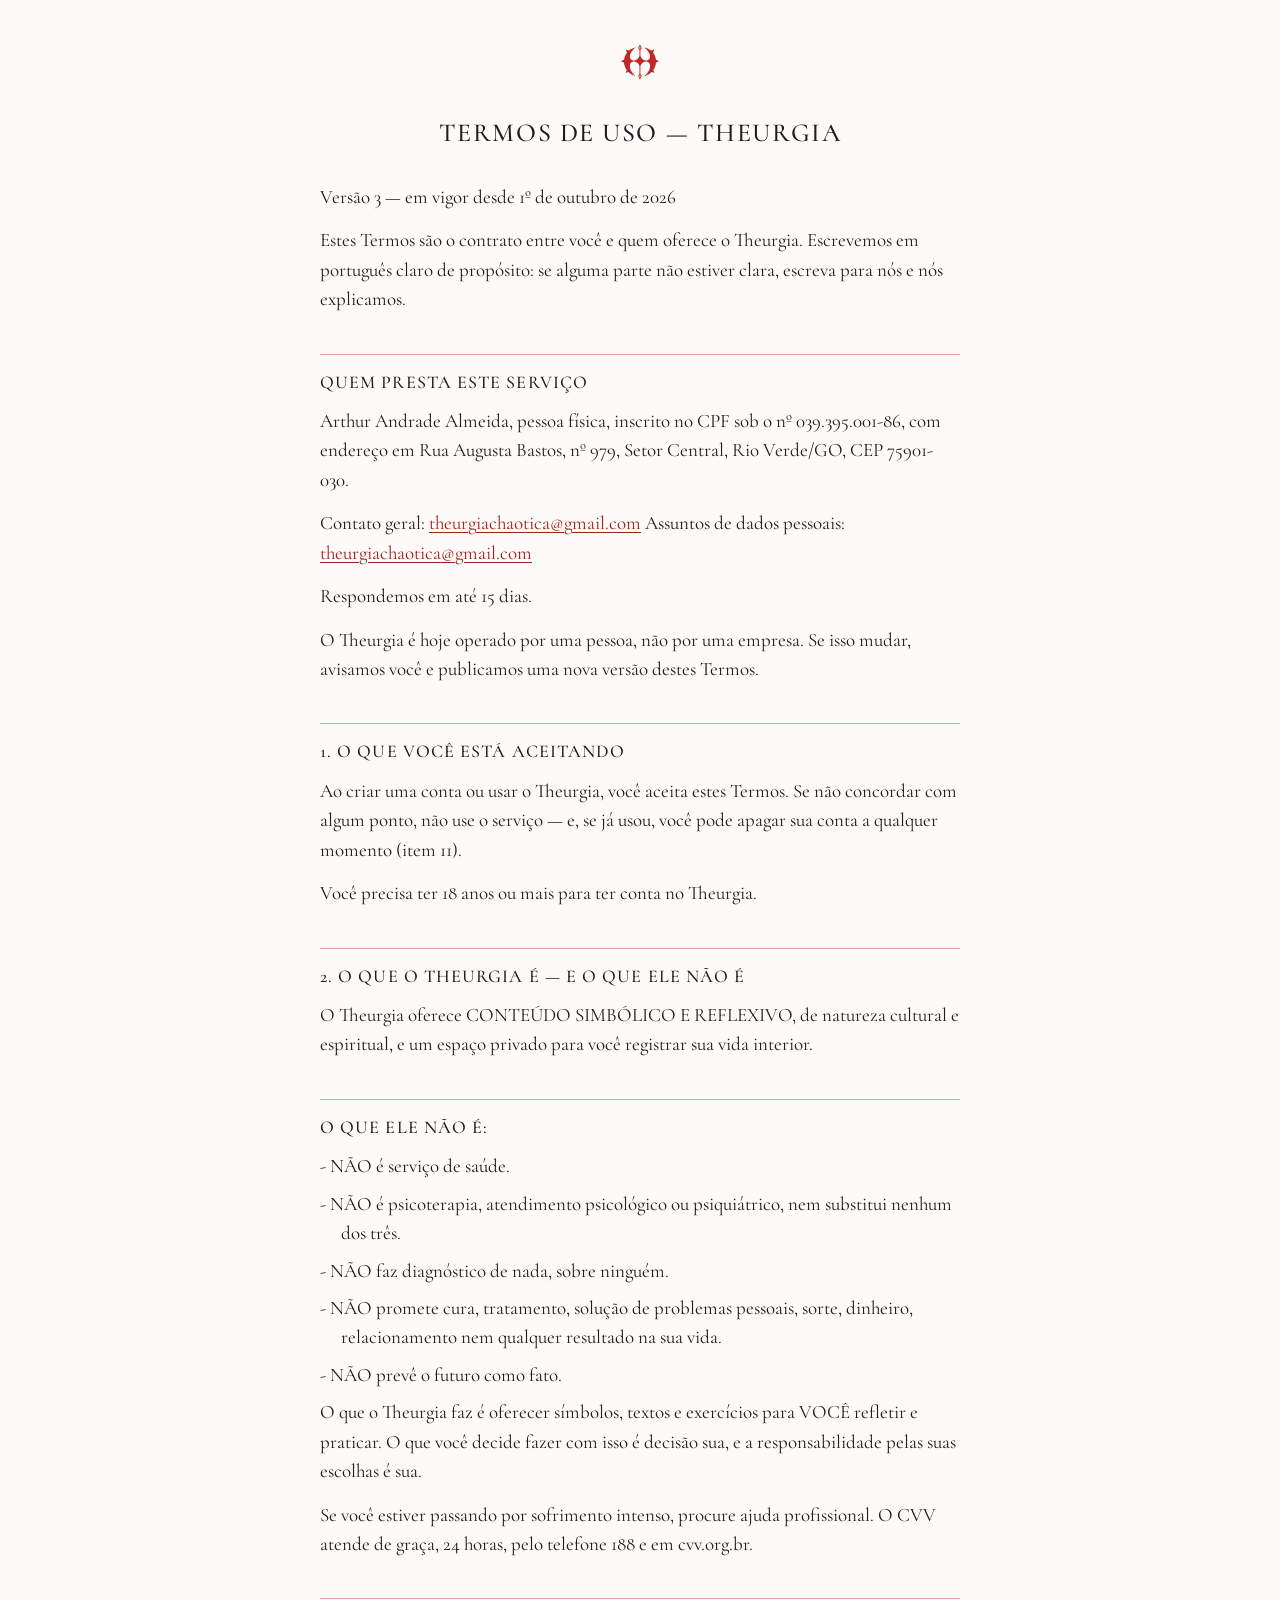
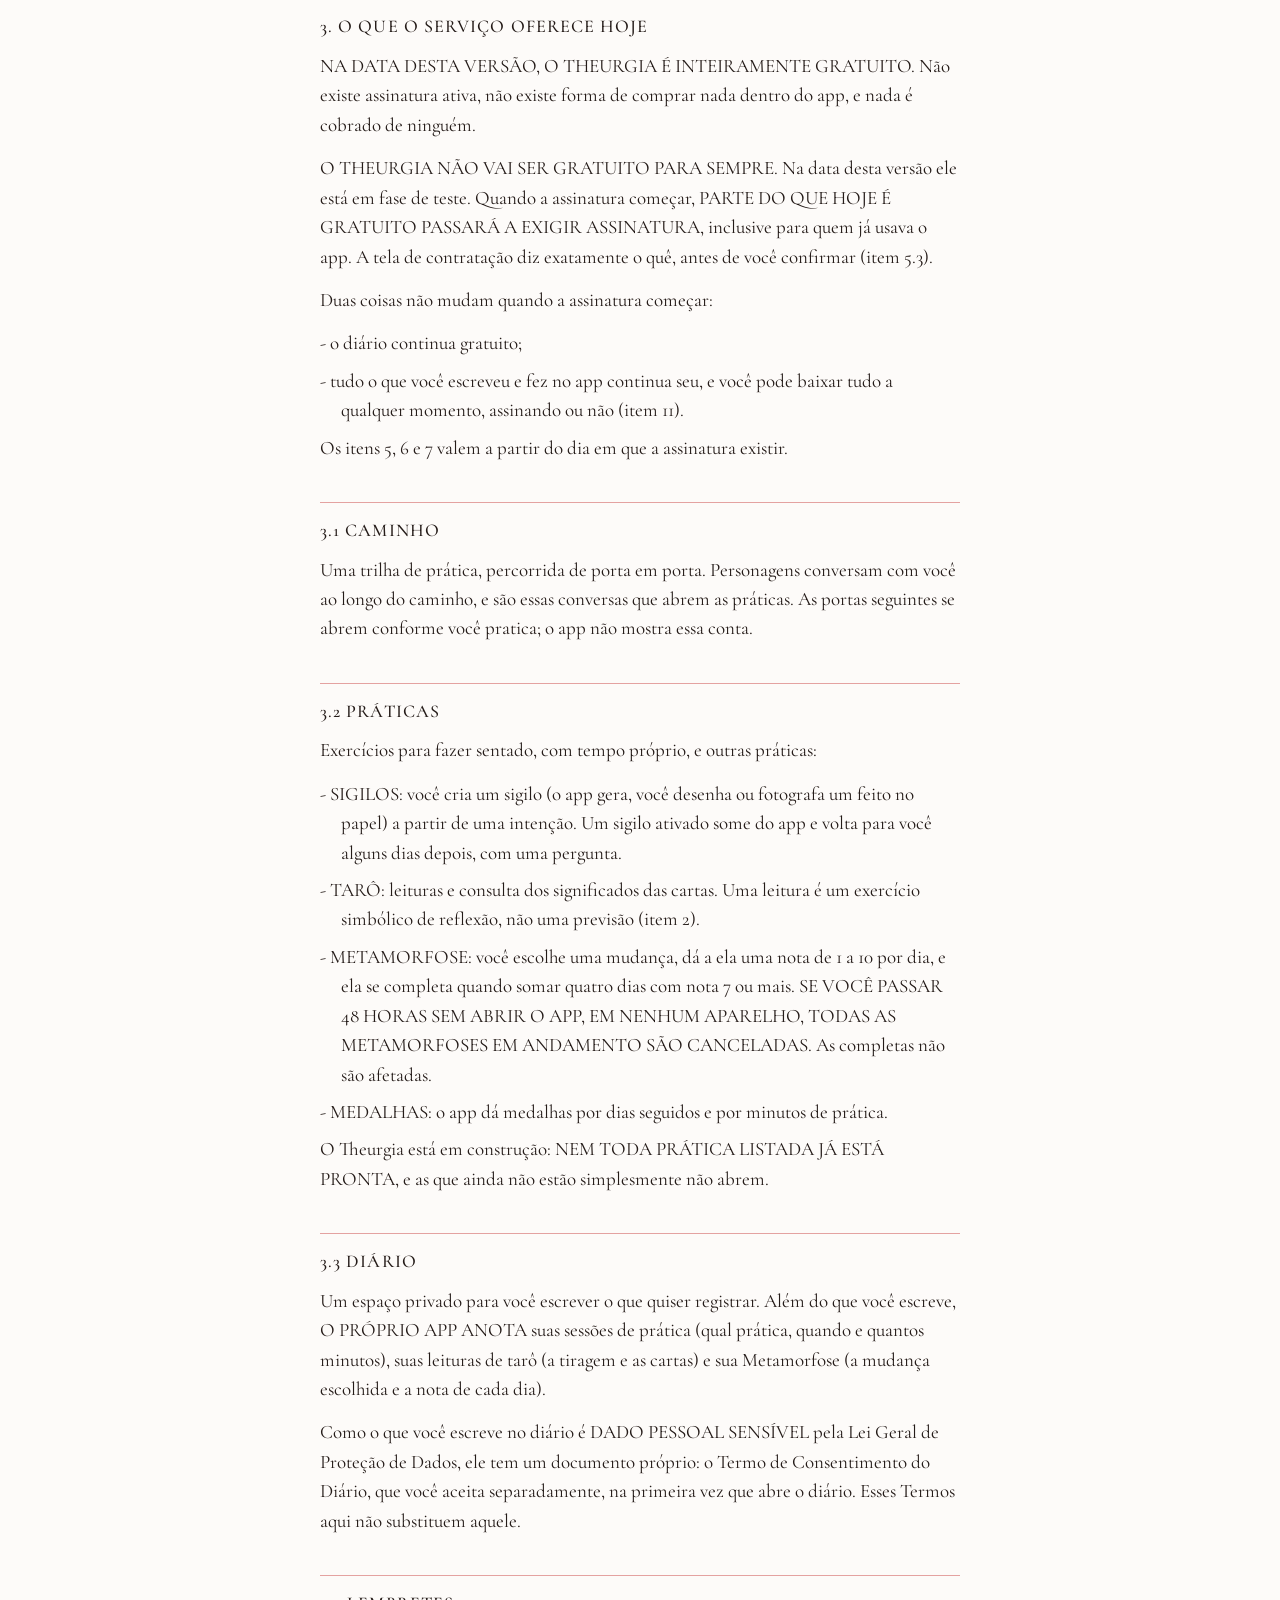
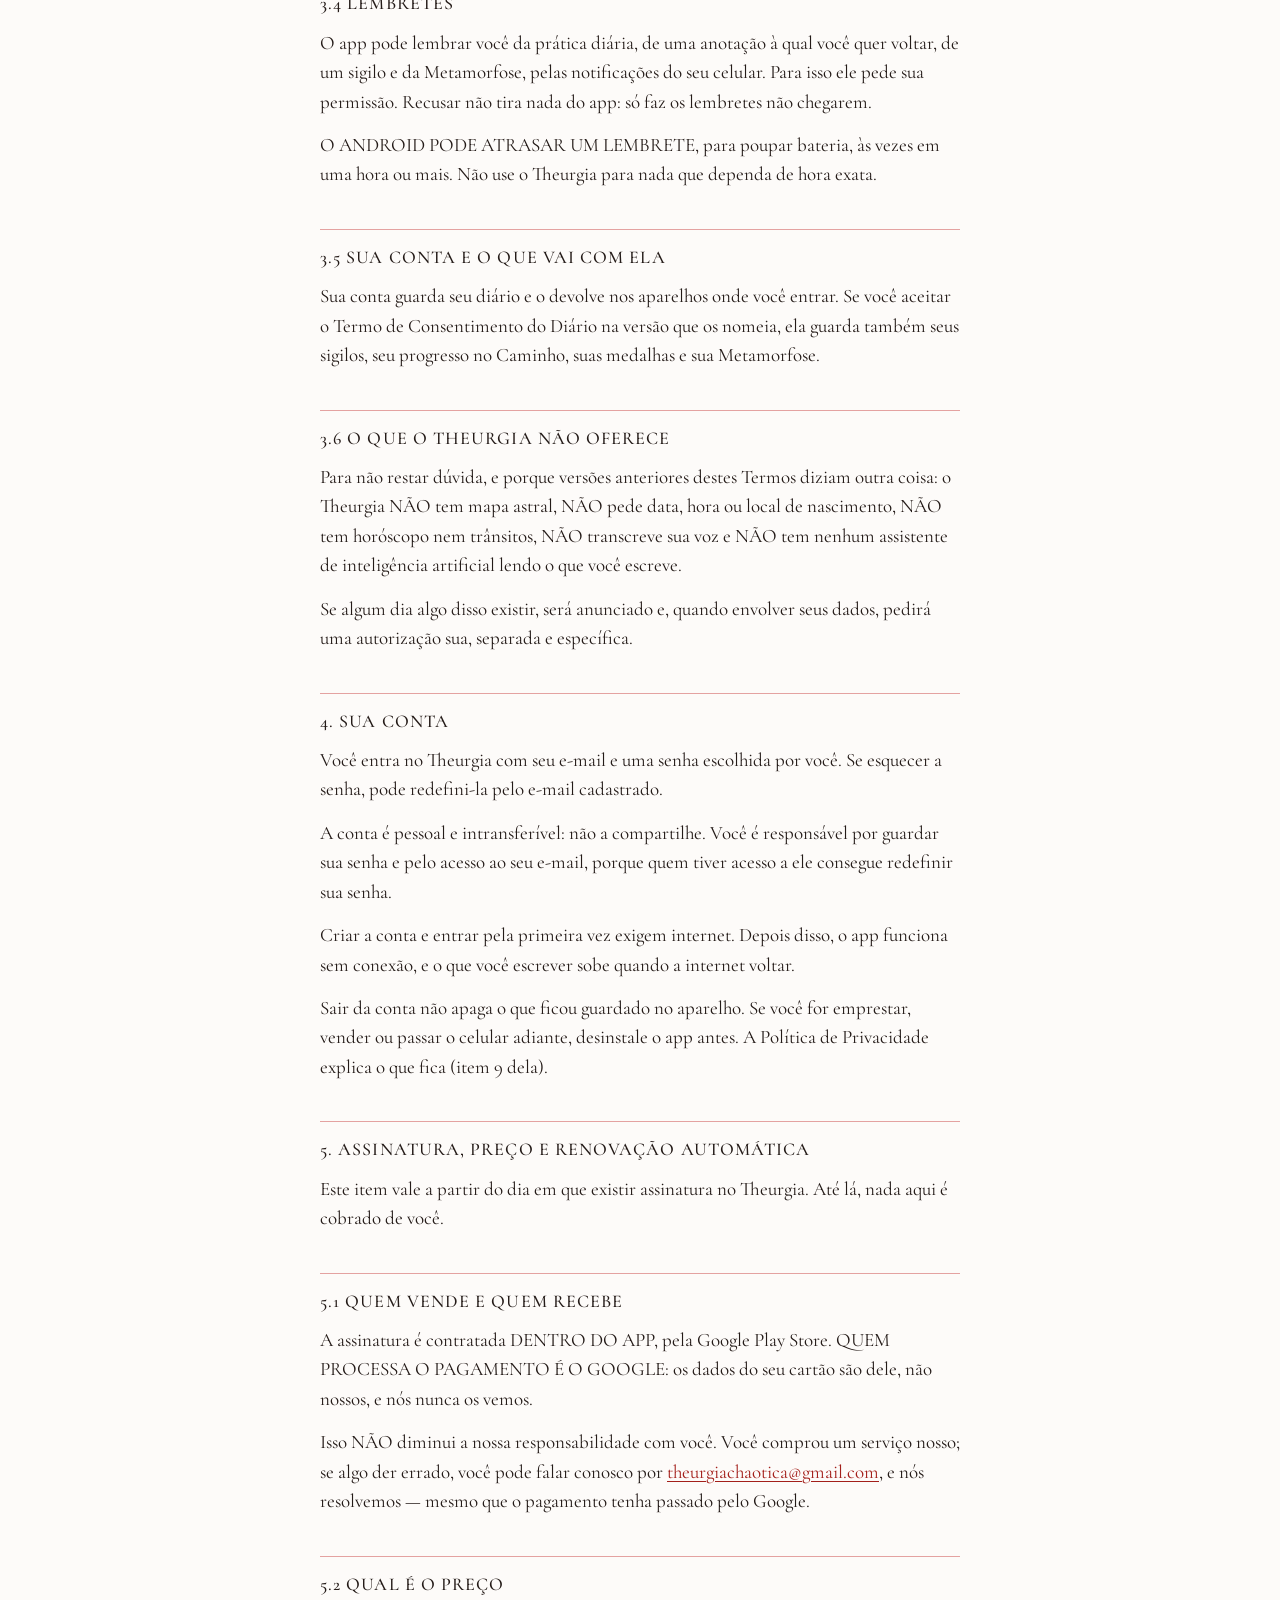
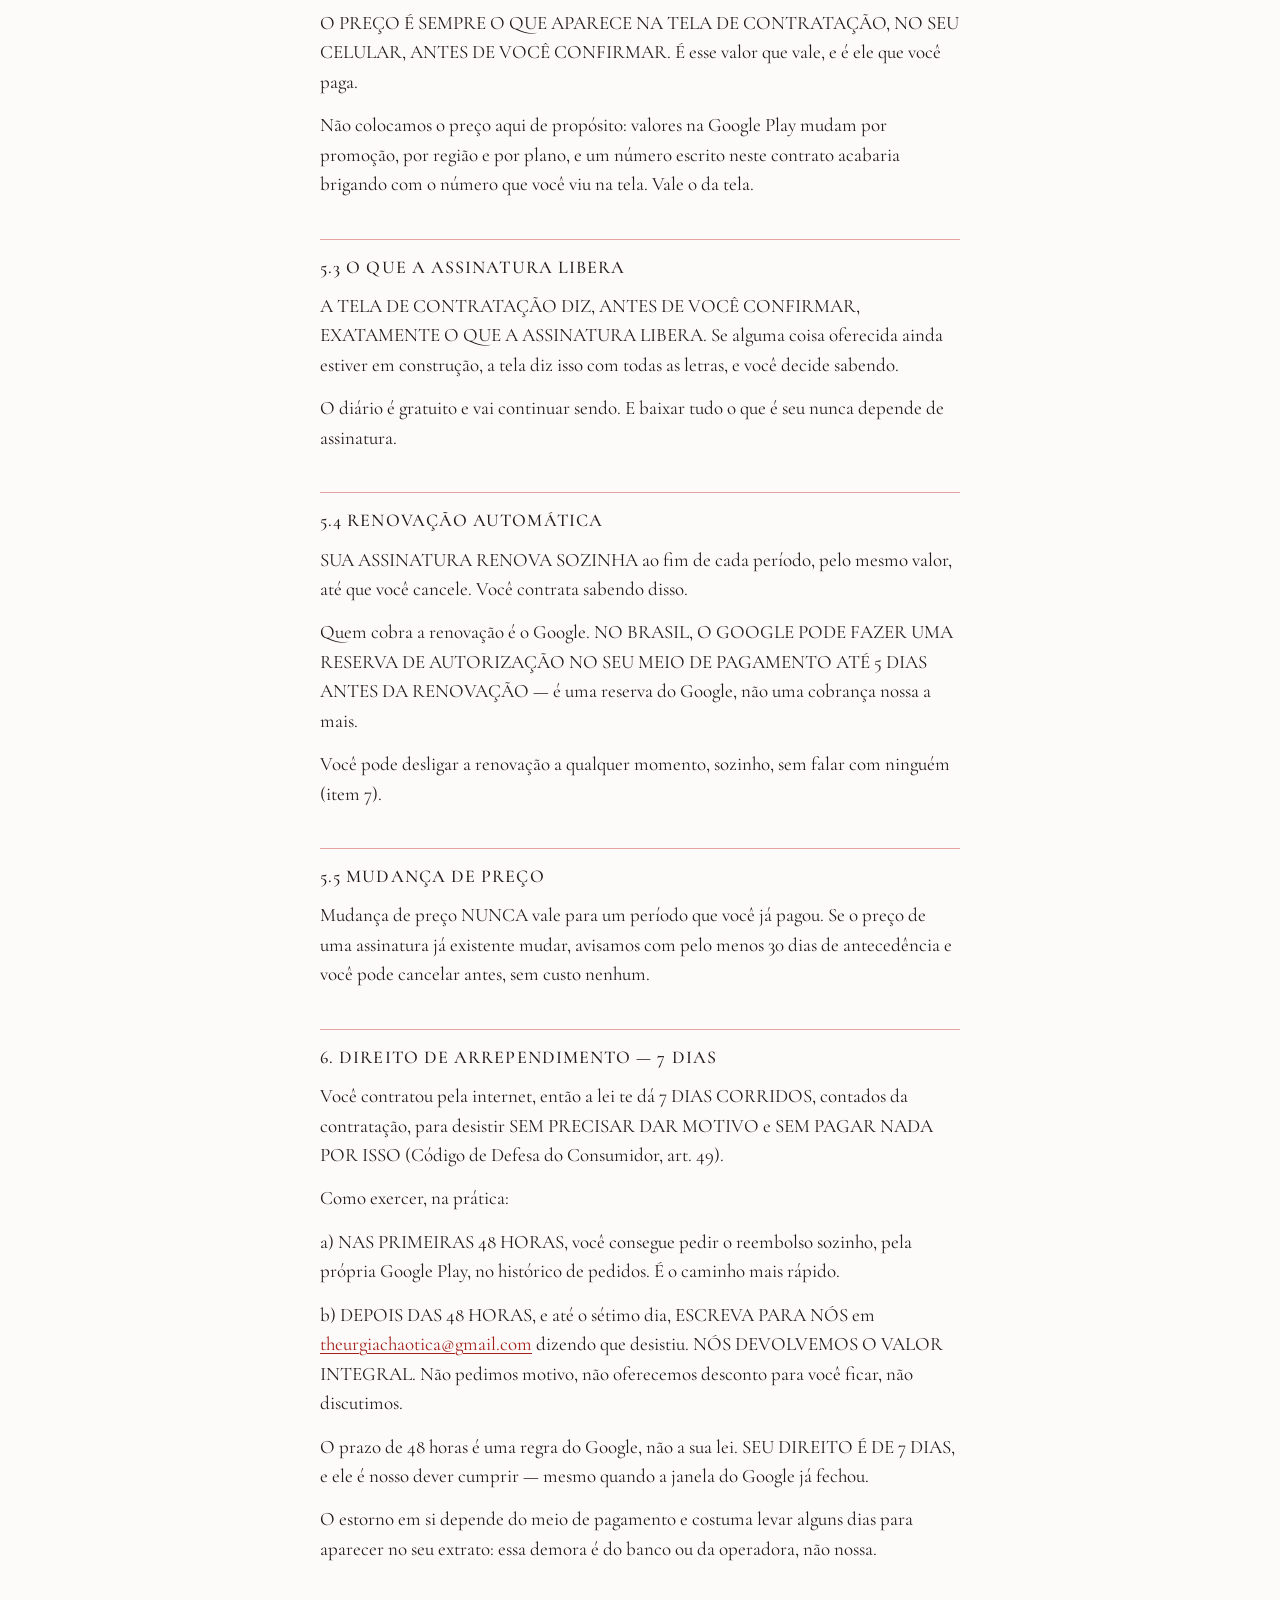
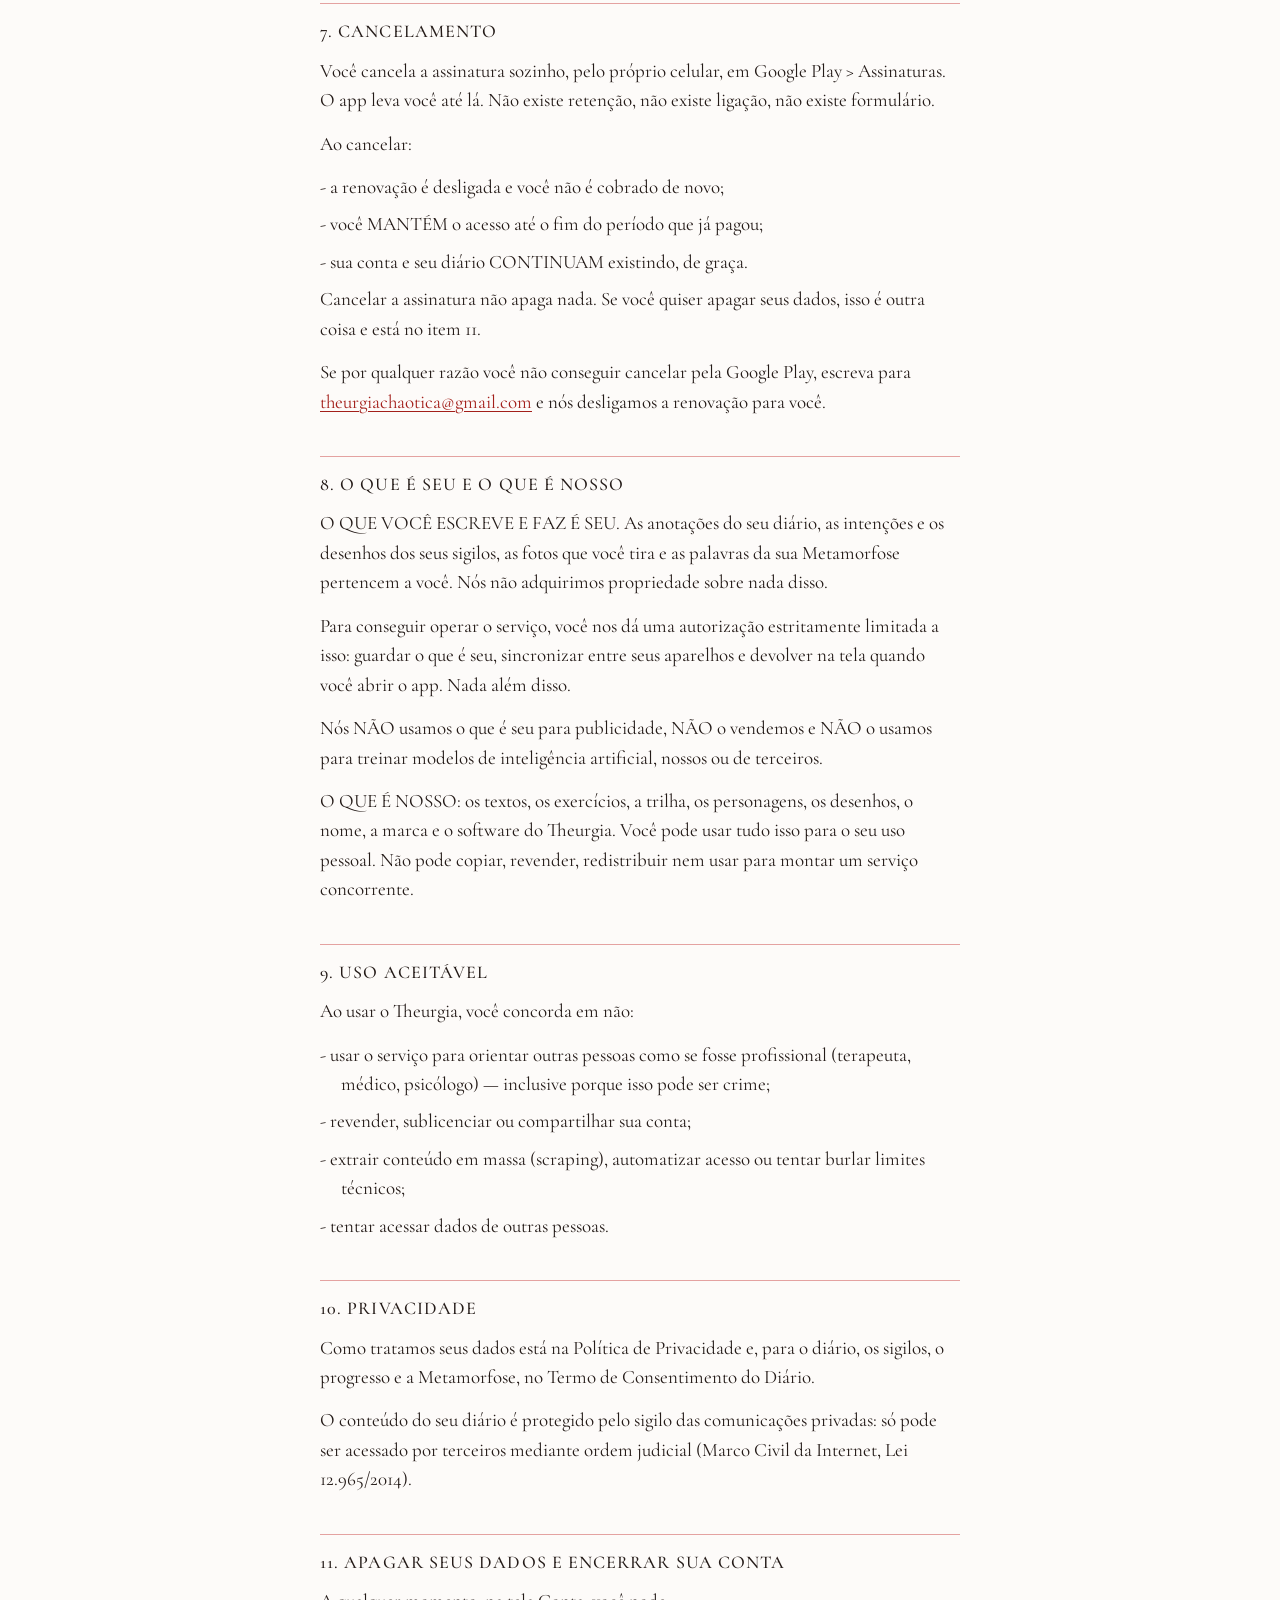
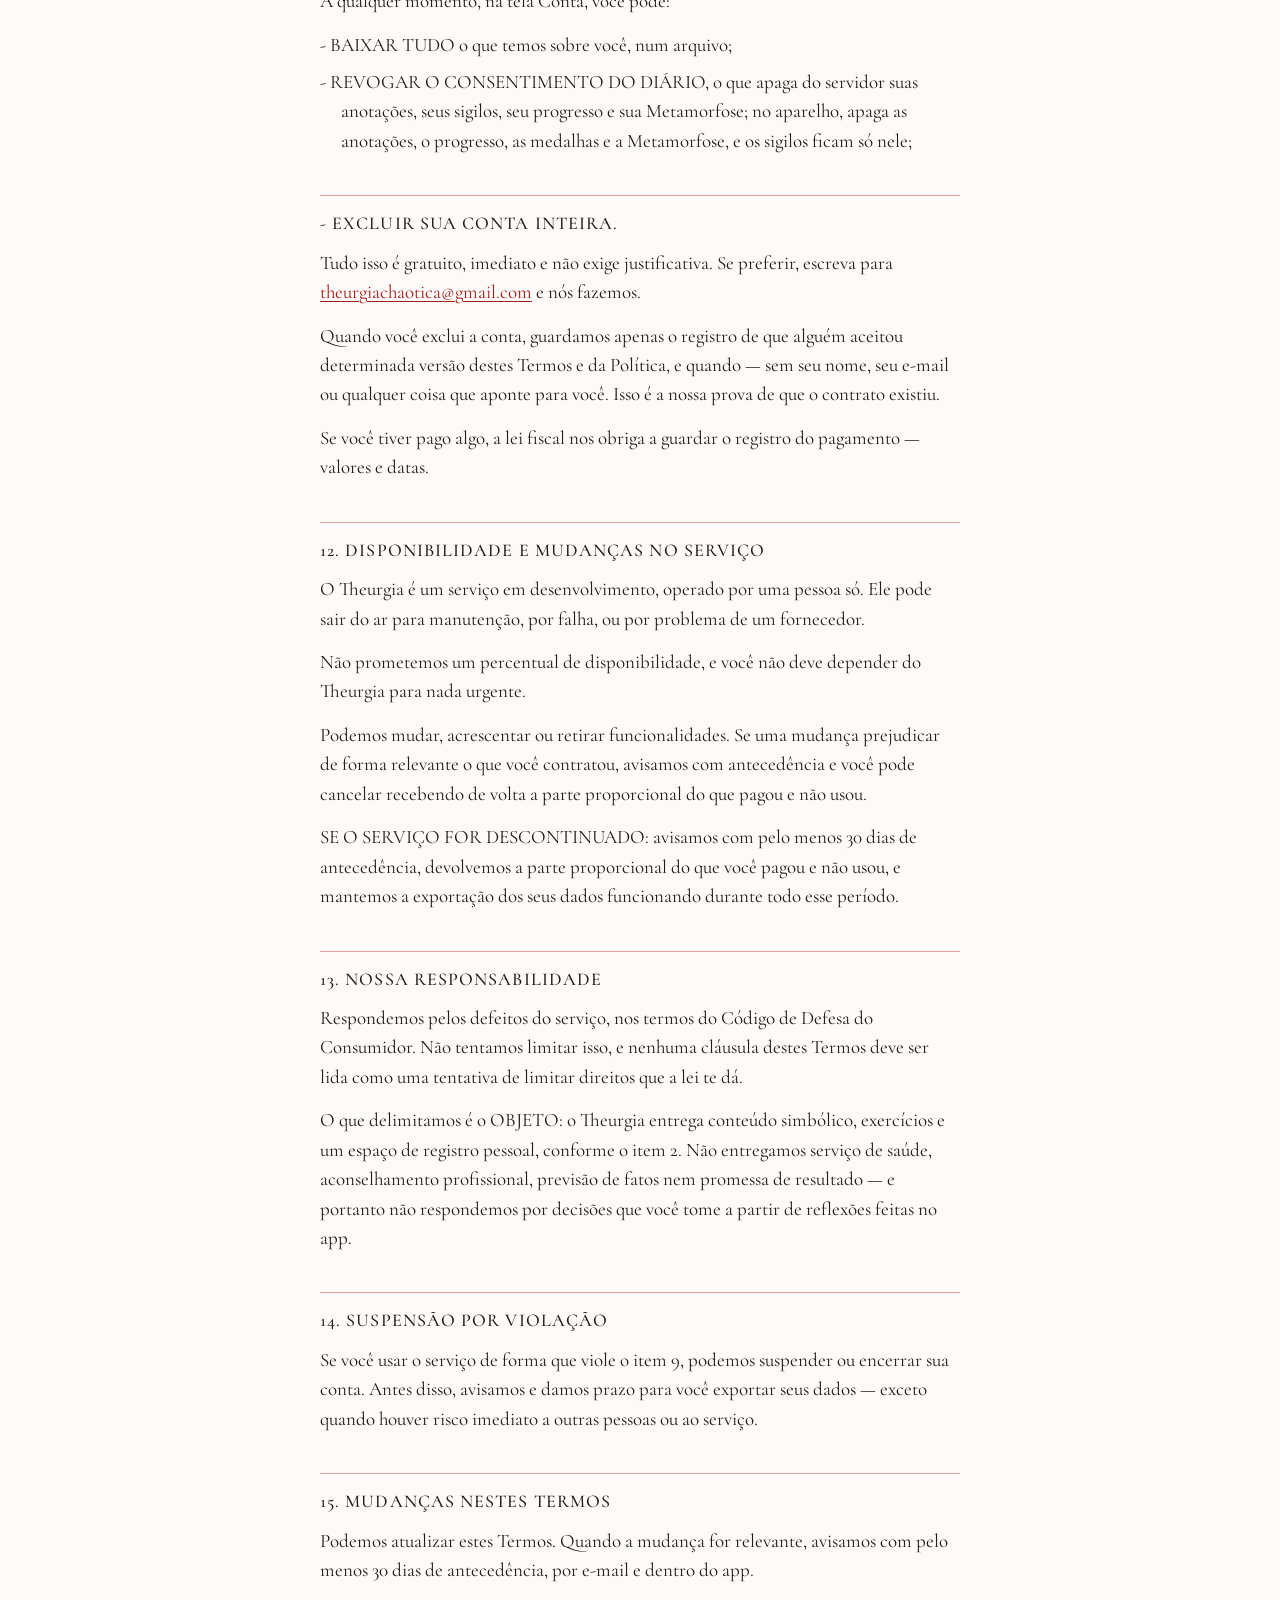
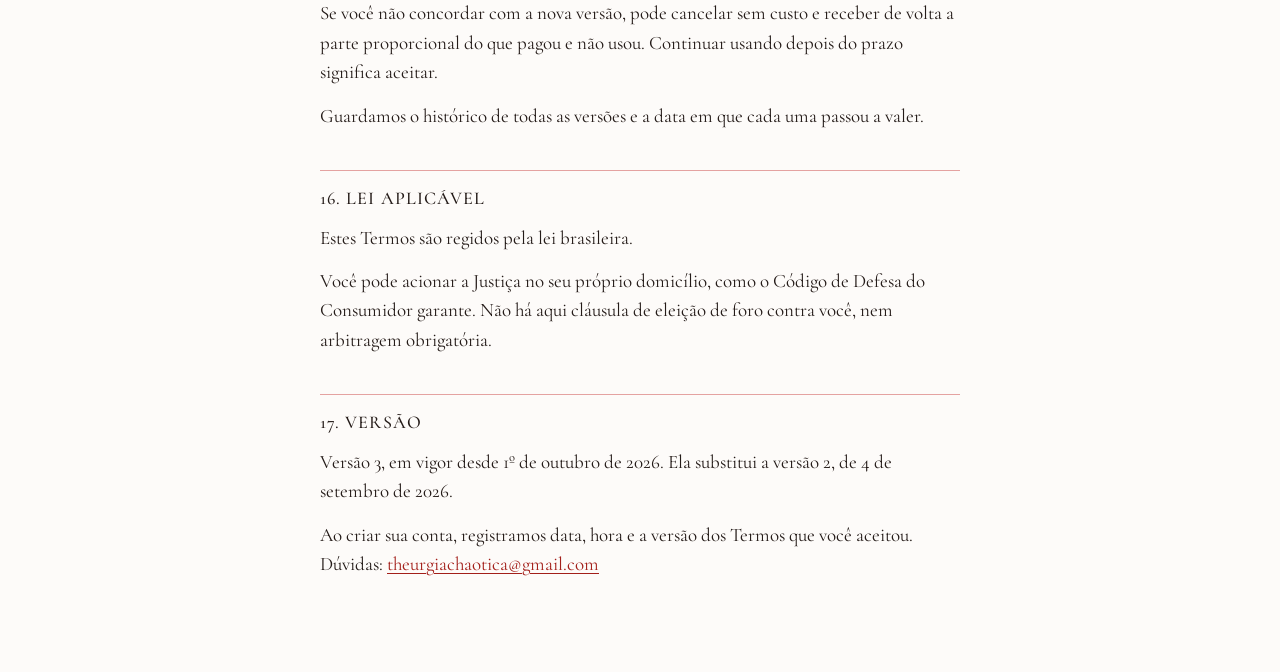
<file: termos/index.html>
<!doctype html>
<html lang="pt-BR">
<head>
<meta charset="utf-8">
<meta name="viewport" content="width=device-width, initial-scale=1">
<title>Termos de Uso · Theurgia</title>
<meta name="robots" content="index, follow">
<link rel="icon" href="../simbolo.svg" type="image/svg+xml">
<link rel="stylesheet" href="../estilo.css">
</head>
<body>
<main>
<a class="selo" href="../" aria-label="Theurgia, início"><svg aria-hidden="true" focusable="false" xmlns="http://www.w3.org/2000/svg" viewBox="2.1 -71.9 2141.9 2141.9"><path fill="currentColor" fill-rule="evenodd" d="M1072 1859.2 L1068.8 1858 L1053.8 1829 L989.7 1696 L980.6 1674 L982 1669.5 L999 1656.5 L1007.5 1647 L1023.2 1624 L1030.2 1610 L1040.2 1581 L1046.4 1551 L1047.5 1542 L1047.5 1224 L1043.2 1193 L1037.2 1169 L1029 1146.6 L1017.2 1125 L1001 1100.7 L976 1072 L950 1047.5 L923 1026.8 L890 1006.8 L867 995.8 L826 980.8 L808 976.6 L772 973.5 L752 974.6 L728 979.8 L686 995.8 L665.7 1008 L642.5 1027 L618.5 1053 L604.8 1074 L592.8 1101 L583.6 1133 L579.5 1164 L579.5 1206 L585.6 1261 L603.8 1338 L618.8 1380 L630.7 1407 L664.8 1471 L692.8 1513 L711.5 1538 L762 1595.5 L806 1638.5 L850.5 1677 L854.2 1681 L851 1682.4 L806 1669.2 L748 1647.2 L713 1631.3 L667 1607.2 L617 1575.2 L587.7 1554 L555 1527.5 L514 1489.8 L406 1521.2 L379.9 1527 L379.6 1523 L383.8 1506 L423.4 1384 L395.8 1343 L364.7 1287 L332.8 1210 L315.8 1154 L305.6 1110 L299.6 1071 L296.2 1035 L293 1031.7 L152 960 L180 943.8 L293 888.7 L297.4 885 L302.6 848 L311.8 806 L323.8 763 L341.8 712 L358.8 673 L374.8 642 L396.8 605 L434.4 550 L405.2 453 L393.8 421 L389.4 399 L393 398.8 L414 404.8 L507 437.2 L535 445.2 L589 404.8 L622 382.8 L658 361.8 L732 327.8 L792 306.8 L848 292.6 L852.9 293 L783.5 355 L728.5 412 L684 466.7 L643.8 528 L621.7 570 L608.8 599 L597.8 629 L589.8 658 L582.6 692 L579.6 721 L579.5 754 L581.6 771 L589.8 800 L604.8 832 L613 845.3 L632 867 L653.7 885 L680 901.2 L699 910.2 L735 921.4 L772 925.5 L790 924.4 L816 920.2 L843 912.2 L874 900.2 L897 888.2 L928.3 868 L953 848.5 L986.5 815 L1003 794.3 L1021.2 767 L1031.2 747 L1045.4 698 L1047.5 680 L1047.5 459 L1045.4 443 L1035.2 404 L1020.2 370 L1000.4 344 L979.2 327 L1017.8 243 L1059.7 158 L1071 139 L1075.3 145 L1123.3 243 L1161.5 325 L1160.9 328 L1135.5 350 L1120.8 371 L1106.8 403 L1096.6 438 L1093.5 460 L1093.5 682 L1094.6 692 L1098.8 714 L1105.8 737 L1125.8 777 L1148.5 808 L1181 842.5 L1211.7 867 L1239 885.2 L1268 900.3 L1294 911.2 L1330 921.2 L1351 924.4 L1376 925.5 L1397 923.4 L1428 915.2 L1457 903.3 L1482 888.2 L1508 867.4 L1523 850.3 L1537.3 829 L1549.2 803 L1558.4 770 L1561.1 740 L1560.4 714 L1557.4 690 L1551.2 659 L1543.2 629 L1532.2 599 L1500.2 533 L1454 462.7 L1408.5 407 L1352.5 350 L1287.7 293 L1288 291.6 L1292 291.6 L1366 311.8 L1429 334.8 L1463.4 351 L1508 373.8 L1574 417.8 L1611 445.4 L1626 442.2 L1663 428.8 L1695 419.2 L1730 405.8 L1759 398.4 L1753.2 426 L1744.8 448 L1712.6 551 L1761.2 626 L1779.3 660 L1803.2 713 L1815.2 746 L1829.2 792 L1838.4 831 L1847.9 885 L1851 888.2 L1981 951.8 L1992.7 959 L1990 962.2 L1979 968.3 L1848.9 1034 L1843.4 1083 L1835.4 1127 L1828.2 1157 L1808.2 1221 L1779.2 1289 L1746.2 1348 L1722.6 1384 L1761.2 1502 L1767.6 1527 L1755 1525.2 L1631 1489.9 L1596 1522.5 L1553.3 1557 L1525 1577.2 L1481 1605.2 L1421 1636.3 L1398 1646.2 L1354 1663.2 L1311 1677.2 L1290 1682.4 L1287.8 1681 L1293.5 1675 L1339 1635.5 L1373 1602.5 L1423.5 1546 L1447 1515.3 L1472.2 1478 L1489.2 1449 L1509.3 1410 L1536.2 1342 L1545.2 1309 L1553.4 1270 L1560.5 1212 L1560.5 1159 L1557.4 1137 L1547.2 1100 L1534.2 1071 L1519.5 1050 L1497 1025.5 L1478 1009.8 L1452 994.7 L1410 978.8 L1394 975.6 L1380 974.5 L1341 975.6 L1314 981.8 L1279 993.8 L1258 1003.8 L1220 1025.8 L1199 1041.5 L1167.5 1069 L1140.5 1100 L1124.8 1123 L1104.8 1165 L1098.6 1187 L1094.6 1210 L1092.5 1275 L1093.5 1545 L1094.6 1553 L1099.8 1577 L1105.8 1596 L1118.8 1625 L1135.5 1649 L1146 1659.5 L1160 1670 L1161.1 1673 L1109.2 1784 L1072 1859.2ZM1071.2 367 L1084.8 343 L1105.1 314 L1073.2 247 L1070 243.4 L1040.8 303 L1036.6 315 L1055.2 340 L1068.3 366 L1071.2 367ZM1072.4 1754 L1097.2 1704 L1104.4 1685 L1071 1633.6 L1068 1635.8 L1059.2 1652 L1038.8 1681 L1036.9 1686 L1067.8 1752 L1070 1754.8 L1072.4 1754Z"/></svg>
</a>
<h1>TERMOS DE USO — THEURGIA</h1>
<p>Versão 3 — em vigor desde 1º de outubro de 2026</p>
<p>Estes Termos são o contrato entre você e quem oferece o Theurgia. Escrevemos em português claro de propósito: se alguma parte não estiver clara, escreva para nós e nós explicamos.</p>
<h2>QUEM PRESTA ESTE SERVIÇO</h2>
<p>Arthur Andrade Almeida, pessoa física, inscrito no CPF sob o nº 039.395.001-86, com endereço em Rua Augusta Bastos, nº 979, Setor Central, Rio Verde/GO, CEP 75901-030.</p>
<p>Contato geral: <a href="mailto:theurgiachaotica@gmail.com">theurgiachaotica@gmail.com</a> Assuntos de dados pessoais: <a href="mailto:theurgiachaotica@gmail.com">theurgiachaotica@gmail.com</a></p>
<p>Respondemos em até 15 dias.</p>
<p>O Theurgia é hoje operado por uma pessoa, não por uma empresa. Se isso mudar, avisamos você e publicamos uma nova versão destes Termos.</p>
<h2>1. O QUE VOCÊ ESTÁ ACEITANDO</h2>
<p>Ao criar uma conta ou usar o Theurgia, você aceita estes Termos. Se não concordar com algum ponto, não use o serviço — e, se já usou, você pode apagar sua conta a qualquer momento (item 11).</p>
<p>Você precisa ter 18 anos ou mais para ter conta no Theurgia.</p>
<h2>2. O QUE O THEURGIA É — E O QUE ELE NÃO É</h2>
<p>O Theurgia oferece CONTEÚDO SIMBÓLICO E REFLEXIVO, de natureza cultural e espiritual, e um espaço privado para você registrar sua vida interior.</p>
<h2>O QUE ELE NÃO É:</h2>
<p class="item">- NÃO é serviço de saúde.</p>
<p class="item">- NÃO é psicoterapia, atendimento psicológico ou psiquiátrico, nem substitui nenhum dos três.</p>
<p class="item">- NÃO faz diagnóstico de nada, sobre ninguém.</p>
<p class="item">- NÃO promete cura, tratamento, solução de problemas pessoais, sorte, dinheiro, relacionamento nem qualquer resultado na sua vida.</p>
<p class="item">- NÃO prevê o futuro como fato.</p>
<p>O que o Theurgia faz é oferecer símbolos, textos e exercícios para VOCÊ refletir e praticar. O que você decide fazer com isso é decisão sua, e a responsabilidade pelas suas escolhas é sua.</p>
<p>Se você estiver passando por sofrimento intenso, procure ajuda profissional. O CVV atende de graça, 24 horas, pelo telefone 188 e em cvv.org.br.</p>
<h2>3. O QUE O SERVIÇO OFERECE HOJE</h2>
<p>NA DATA DESTA VERSÃO, O THEURGIA É INTEIRAMENTE GRATUITO. Não existe assinatura ativa, não existe forma de comprar nada dentro do app, e nada é cobrado de ninguém.</p>
<p>O THEURGIA NÃO VAI SER GRATUITO PARA SEMPRE. Na data desta versão ele está em fase de teste. Quando a assinatura começar, PARTE DO QUE HOJE É GRATUITO PASSARÁ A EXIGIR ASSINATURA, inclusive para quem já usava o app. A tela de contratação diz exatamente o quê, antes de você confirmar (item 5.3).</p>
<p>Duas coisas não mudam quando a assinatura começar:</p>
<p class="item">- o diário continua gratuito;</p>
<p class="item">- tudo o que você escreveu e fez no app continua seu, e você pode baixar tudo a qualquer momento, assinando ou não (item 11).</p>
<p>Os itens 5, 6 e 7 valem a partir do dia em que a assinatura existir.</p>
<h2>3.1 CAMINHO</h2>
<p>Uma trilha de prática, percorrida de porta em porta. Personagens conversam com você ao longo do caminho, e são essas conversas que abrem as práticas. As portas seguintes se abrem conforme você pratica; o app não mostra essa conta.</p>
<h2>3.2 PRÁTICAS</h2>
<p>Exercícios para fazer sentado, com tempo próprio, e outras práticas:</p>
<p class="item">- SIGILOS: você cria um sigilo (o app gera, você desenha ou fotografa um feito no papel) a partir de uma intenção. Um sigilo ativado some do app e volta para você alguns dias depois, com uma pergunta.</p>
<p class="item">- TARÔ: leituras e consulta dos significados das cartas. Uma leitura é um exercício simbólico de reflexão, não uma previsão (item 2).</p>
<p class="item">- METAMORFOSE: você escolhe uma mudança, dá a ela uma nota de 1 a 10 por dia, e ela se completa quando somar quatro dias com nota 7 ou mais. SE VOCÊ PASSAR 48 HORAS SEM ABRIR O APP, EM NENHUM APARELHO, TODAS AS METAMORFOSES EM ANDAMENTO SÃO CANCELADAS. As completas não são afetadas.</p>
<p class="item">- MEDALHAS: o app dá medalhas por dias seguidos e por minutos de prática.</p>
<p>O Theurgia está em construção: NEM TODA PRÁTICA LISTADA JÁ ESTÁ PRONTA, e as que ainda não estão simplesmente não abrem.</p>
<h2>3.3 DIÁRIO</h2>
<p>Um espaço privado para você escrever o que quiser registrar. Além do que você escreve, O PRÓPRIO APP ANOTA suas sessões de prática (qual prática, quando e quantos minutos), suas leituras de tarô (a tiragem e as cartas) e sua Metamorfose (a mudança escolhida e a nota de cada dia).</p>
<p>Como o que você escreve no diário é DADO PESSOAL SENSÍVEL pela Lei Geral de Proteção de Dados, ele tem um documento próprio: o Termo de Consentimento do Diário, que você aceita separadamente, na primeira vez que abre o diário. Esses Termos aqui não substituem aquele.</p>
<h2>3.4 LEMBRETES</h2>
<p>O app pode lembrar você da prática diária, de uma anotação à qual você quer voltar, de um sigilo e da Metamorfose, pelas notificações do seu celular. Para isso ele pede sua permissão. Recusar não tira nada do app: só faz os lembretes não chegarem.</p>
<p>O ANDROID PODE ATRASAR UM LEMBRETE, para poupar bateria, às vezes em uma hora ou mais. Não use o Theurgia para nada que dependa de hora exata.</p>
<h2>3.5 SUA CONTA E O QUE VAI COM ELA</h2>
<p>Sua conta guarda seu diário e o devolve nos aparelhos onde você entrar. Se você aceitar o Termo de Consentimento do Diário na versão que os nomeia, ela guarda também seus sigilos, seu progresso no Caminho, suas medalhas e sua Metamorfose.</p>
<h2>3.6 O QUE O THEURGIA NÃO OFERECE</h2>
<p>Para não restar dúvida, e porque versões anteriores destes Termos diziam outra coisa: o Theurgia NÃO tem mapa astral, NÃO pede data, hora ou local de nascimento, NÃO tem horóscopo nem trânsitos, NÃO transcreve sua voz e NÃO tem nenhum assistente de inteligência artificial lendo o que você escreve.</p>
<p>Se algum dia algo disso existir, será anunciado e, quando envolver seus dados, pedirá uma autorização sua, separada e específica.</p>
<h2>4. SUA CONTA</h2>
<p>Você entra no Theurgia com seu e-mail e uma senha escolhida por você. Se esquecer a senha, pode redefini-la pelo e-mail cadastrado.</p>
<p>A conta é pessoal e intransferível: não a compartilhe. Você é responsável por guardar sua senha e pelo acesso ao seu e-mail, porque quem tiver acesso a ele consegue redefinir sua senha.</p>
<p>Criar a conta e entrar pela primeira vez exigem internet. Depois disso, o app funciona sem conexão, e o que você escrever sobe quando a internet voltar.</p>
<p>Sair da conta não apaga o que ficou guardado no aparelho. Se você for emprestar, vender ou passar o celular adiante, desinstale o app antes. A Política de Privacidade explica o que fica (item 9 dela).</p>
<h2>5. ASSINATURA, PREÇO E RENOVAÇÃO AUTOMÁTICA</h2>
<p>Este item vale a partir do dia em que existir assinatura no Theurgia. Até lá, nada aqui é cobrado de você.</p>
<h2>5.1 QUEM VENDE E QUEM RECEBE</h2>
<p>A assinatura é contratada DENTRO DO APP, pela Google Play Store. QUEM PROCESSA O PAGAMENTO É O GOOGLE: os dados do seu cartão são dele, não nossos, e nós nunca os vemos.</p>
<p>Isso NÃO diminui a nossa responsabilidade com você. Você comprou um serviço nosso; se algo der errado, você pode falar conosco por <a href="mailto:theurgiachaotica@gmail.com">theurgiachaotica@gmail.com</a>, e nós resolvemos — mesmo que o pagamento tenha passado pelo Google.</p>
<h2>5.2 QUAL É O PREÇO</h2>
<p>O PREÇO É SEMPRE O QUE APARECE NA TELA DE CONTRATAÇÃO, NO SEU CELULAR, ANTES DE VOCÊ CONFIRMAR. É esse valor que vale, e é ele que você paga.</p>
<p>Não colocamos o preço aqui de propósito: valores na Google Play mudam por promoção, por região e por plano, e um número escrito neste contrato acabaria brigando com o número que você viu na tela. Vale o da tela.</p>
<h2>5.3 O QUE A ASSINATURA LIBERA</h2>
<p>A TELA DE CONTRATAÇÃO DIZ, ANTES DE VOCÊ CONFIRMAR, EXATAMENTE O QUE A ASSINATURA LIBERA. Se alguma coisa oferecida ainda estiver em construção, a tela diz isso com todas as letras, e você decide sabendo.</p>
<p>O diário é gratuito e vai continuar sendo. E baixar tudo o que é seu nunca depende de assinatura.</p>
<h2>5.4 RENOVAÇÃO AUTOMÁTICA</h2>
<p>SUA ASSINATURA RENOVA SOZINHA ao fim de cada período, pelo mesmo valor, até que você cancele. Você contrata sabendo disso.</p>
<p>Quem cobra a renovação é o Google. NO BRASIL, O GOOGLE PODE FAZER UMA RESERVA DE AUTORIZAÇÃO NO SEU MEIO DE PAGAMENTO ATÉ 5 DIAS ANTES DA RENOVAÇÃO — é uma reserva do Google, não uma cobrança nossa a mais.</p>
<p>Você pode desligar a renovação a qualquer momento, sozinho, sem falar com ninguém (item 7).</p>
<h2>5.5 MUDANÇA DE PREÇO</h2>
<p>Mudança de preço NUNCA vale para um período que você já pagou. Se o preço de uma assinatura já existente mudar, avisamos com pelo menos 30 dias de antecedência e você pode cancelar antes, sem custo nenhum.</p>
<h2>6. DIREITO DE ARREPENDIMENTO — 7 DIAS</h2>
<p>Você contratou pela internet, então a lei te dá 7 DIAS CORRIDOS, contados da contratação, para desistir SEM PRECISAR DAR MOTIVO e SEM PAGAR NADA POR ISSO (Código de Defesa do Consumidor, art. 49).</p>
<p>Como exercer, na prática:</p>
<p>a) NAS PRIMEIRAS 48 HORAS, você consegue pedir o reembolso sozinho, pela própria Google Play, no histórico de pedidos. É o caminho mais rápido.</p>
<p>b) DEPOIS DAS 48 HORAS, e até o sétimo dia, ESCREVA PARA NÓS em <a href="mailto:theurgiachaotica@gmail.com">theurgiachaotica@gmail.com</a> dizendo que desistiu. NÓS DEVOLVEMOS O VALOR INTEGRAL. Não pedimos motivo, não oferecemos desconto para você ficar, não discutimos.</p>
<p>O prazo de 48 horas é uma regra do Google, não a sua lei. SEU DIREITO É DE 7 DIAS, e ele é nosso dever cumprir — mesmo quando a janela do Google já fechou.</p>
<p>O estorno em si depende do meio de pagamento e costuma levar alguns dias para aparecer no seu extrato: essa demora é do banco ou da operadora, não nossa.</p>
<h2>7. CANCELAMENTO</h2>
<p>Você cancela a assinatura sozinho, pelo próprio celular, em Google Play &gt; Assinaturas. O app leva você até lá. Não existe retenção, não existe ligação, não existe formulário.</p>
<p>Ao cancelar:</p>
<p class="item">- a renovação é desligada e você não é cobrado de novo;</p>
<p class="item">- você MANTÉM o acesso até o fim do período que já pagou;</p>
<p class="item">- sua conta e seu diário CONTINUAM existindo, de graça.</p>
<p>Cancelar a assinatura não apaga nada. Se você quiser apagar seus dados, isso é outra coisa e está no item 11.</p>
<p>Se por qualquer razão você não conseguir cancelar pela Google Play, escreva para <a href="mailto:theurgiachaotica@gmail.com">theurgiachaotica@gmail.com</a> e nós desligamos a renovação para você.</p>
<h2>8. O QUE É SEU E O QUE É NOSSO</h2>
<p>O QUE VOCÊ ESCREVE E FAZ É SEU. As anotações do seu diário, as intenções e os desenhos dos seus sigilos, as fotos que você tira e as palavras da sua Metamorfose pertencem a você. Nós não adquirimos propriedade sobre nada disso.</p>
<p>Para conseguir operar o serviço, você nos dá uma autorização estritamente limitada a isso: guardar o que é seu, sincronizar entre seus aparelhos e devolver na tela quando você abrir o app. Nada além disso.</p>
<p>Nós NÃO usamos o que é seu para publicidade, NÃO o vendemos e NÃO o usamos para treinar modelos de inteligência artificial, nossos ou de terceiros.</p>
<p>O QUE É NOSSO: os textos, os exercícios, a trilha, os personagens, os desenhos, o nome, a marca e o software do Theurgia. Você pode usar tudo isso para o seu uso pessoal. Não pode copiar, revender, redistribuir nem usar para montar um serviço concorrente.</p>
<h2>9. USO ACEITÁVEL</h2>
<p>Ao usar o Theurgia, você concorda em não:</p>
<p class="item">- usar o serviço para orientar outras pessoas como se fosse profissional (terapeuta, médico, psicólogo) — inclusive porque isso pode ser crime;</p>
<p class="item">- revender, sublicenciar ou compartilhar sua conta;</p>
<p class="item">- extrair conteúdo em massa (scraping), automatizar acesso ou tentar burlar limites técnicos;</p>
<p class="item">- tentar acessar dados de outras pessoas.</p>
<h2>10. PRIVACIDADE</h2>
<p>Como tratamos seus dados está na Política de Privacidade e, para o diário, os sigilos, o progresso e a Metamorfose, no Termo de Consentimento do Diário.</p>
<p>O conteúdo do seu diário é protegido pelo sigilo das comunicações privadas: só pode ser acessado por terceiros mediante ordem judicial (Marco Civil da Internet, Lei 12.965/2014).</p>
<h2>11. APAGAR SEUS DADOS E ENCERRAR SUA CONTA</h2>
<p>A qualquer momento, na tela Conta, você pode:</p>
<p class="item">- BAIXAR TUDO o que temos sobre você, num arquivo;</p>
<p class="item">- REVOGAR O CONSENTIMENTO DO DIÁRIO, o que apaga do servidor suas anotações, seus sigilos, seu progresso e sua Metamorfose; no aparelho, apaga as anotações, o progresso, as medalhas e a Metamorfose, e os sigilos ficam só nele;</p>
<h2>- EXCLUIR SUA CONTA INTEIRA.</h2>
<p>Tudo isso é gratuito, imediato e não exige justificativa. Se preferir, escreva para <a href="mailto:theurgiachaotica@gmail.com">theurgiachaotica@gmail.com</a> e nós fazemos.</p>
<p>Quando você exclui a conta, guardamos apenas o registro de que alguém aceitou determinada versão destes Termos e da Política, e quando — sem seu nome, seu e-mail ou qualquer coisa que aponte para você. Isso é a nossa prova de que o contrato existiu.</p>
<p>Se você tiver pago algo, a lei fiscal nos obriga a guardar o registro do pagamento — valores e datas.</p>
<h2>12. DISPONIBILIDADE E MUDANÇAS NO SERVIÇO</h2>
<p>O Theurgia é um serviço em desenvolvimento, operado por uma pessoa só. Ele pode sair do ar para manutenção, por falha, ou por problema de um fornecedor.</p>
<p>Não prometemos um percentual de disponibilidade, e você não deve depender do Theurgia para nada urgente.</p>
<p>Podemos mudar, acrescentar ou retirar funcionalidades. Se uma mudança prejudicar de forma relevante o que você contratou, avisamos com antecedência e você pode cancelar recebendo de volta a parte proporcional do que pagou e não usou.</p>
<p>SE O SERVIÇO FOR DESCONTINUADO: avisamos com pelo menos 30 dias de antecedência, devolvemos a parte proporcional do que você pagou e não usou, e mantemos a exportação dos seus dados funcionando durante todo esse período.</p>
<h2>13. NOSSA RESPONSABILIDADE</h2>
<p>Respondemos pelos defeitos do serviço, nos termos do Código de Defesa do Consumidor. Não tentamos limitar isso, e nenhuma cláusula destes Termos deve ser lida como uma tentativa de limitar direitos que a lei te dá.</p>
<p>O que delimitamos é o OBJETO: o Theurgia entrega conteúdo simbólico, exercícios e um espaço de registro pessoal, conforme o item 2. Não entregamos serviço de saúde, aconselhamento profissional, previsão de fatos nem promessa de resultado — e portanto não respondemos por decisões que você tome a partir de reflexões feitas no app.</p>
<h2>14. SUSPENSÃO POR VIOLAÇÃO</h2>
<p>Se você usar o serviço de forma que viole o item 9, podemos suspender ou encerrar sua conta. Antes disso, avisamos e damos prazo para você exportar seus dados — exceto quando houver risco imediato a outras pessoas ou ao serviço.</p>
<h2>15. MUDANÇAS NESTES TERMOS</h2>
<p>Podemos atualizar estes Termos. Quando a mudança for relevante, avisamos com pelo menos 30 dias de antecedência, por e-mail e dentro do app.</p>
<p>Se você não concordar com a nova versão, pode cancelar sem custo e receber de volta a parte proporcional do que pagou e não usou. Continuar usando depois do prazo significa aceitar.</p>
<p>Guardamos o histórico de todas as versões e a data em que cada uma passou a valer.</p>
<h2>16. LEI APLICÁVEL</h2>
<p>Estes Termos são regidos pela lei brasileira.</p>
<p>Você pode acionar a Justiça no seu próprio domicílio, como o Código de Defesa do Consumidor garante. Não há aqui cláusula de eleição de foro contra você, nem arbitragem obrigatória.</p>
<h2>17. VERSÃO</h2>
<p>Versão 3, em vigor desde 1º de outubro de 2026. Ela substitui a versão 2, de 4 de setembro de 2026.</p>
<p>Ao criar sua conta, registramos data, hora e a versão dos Termos que você aceitou. Dúvidas: <a href="mailto:theurgiachaotica@gmail.com">theurgiachaotica@gmail.com</a></p>

</main>
</body>
</html>
</file>
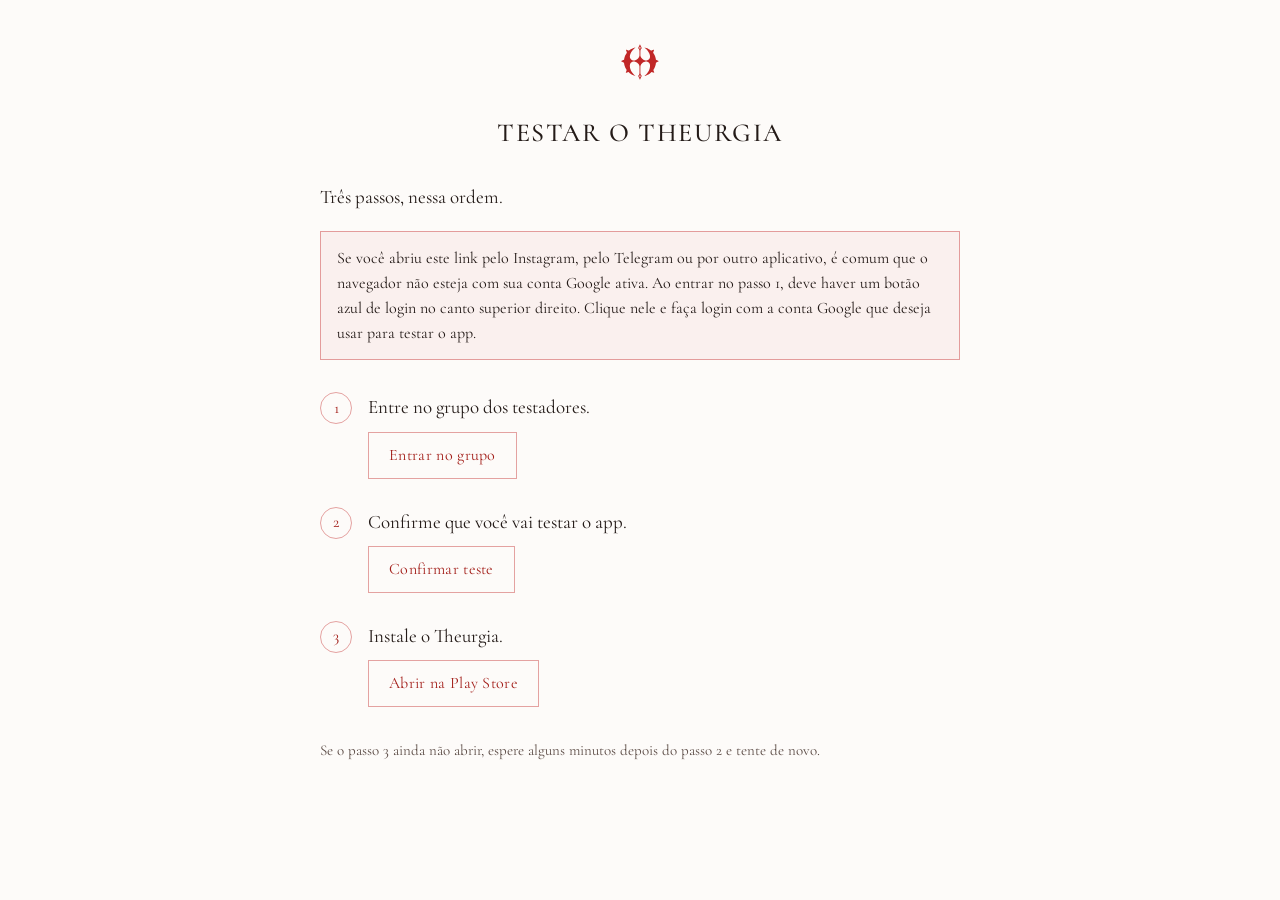
<file: teste/index.html>
<!doctype html>
<html lang="pt-BR">
<head>
<meta charset="utf-8">
<meta name="viewport" content="width=device-width, initial-scale=1">
<title>Testar o Theurgia · Theurgia</title>
<meta name="robots" content="index, follow">
<link rel="icon" href="../simbolo.svg" type="image/svg+xml">
<link rel="stylesheet" href="../estilo.css">
</head>
<body>
<main>
<a class="selo" href="../" aria-label="Theurgia, início"><svg aria-hidden="true" focusable="false" xmlns="http://www.w3.org/2000/svg" viewBox="2.1 -71.9 2141.9 2141.9"><path fill="currentColor" fill-rule="evenodd" d="M1072 1859.2 L1068.8 1858 L1053.8 1829 L989.7 1696 L980.6 1674 L982 1669.5 L999 1656.5 L1007.5 1647 L1023.2 1624 L1030.2 1610 L1040.2 1581 L1046.4 1551 L1047.5 1542 L1047.5 1224 L1043.2 1193 L1037.2 1169 L1029 1146.6 L1017.2 1125 L1001 1100.7 L976 1072 L950 1047.5 L923 1026.8 L890 1006.8 L867 995.8 L826 980.8 L808 976.6 L772 973.5 L752 974.6 L728 979.8 L686 995.8 L665.7 1008 L642.5 1027 L618.5 1053 L604.8 1074 L592.8 1101 L583.6 1133 L579.5 1164 L579.5 1206 L585.6 1261 L603.8 1338 L618.8 1380 L630.7 1407 L664.8 1471 L692.8 1513 L711.5 1538 L762 1595.5 L806 1638.5 L850.5 1677 L854.2 1681 L851 1682.4 L806 1669.2 L748 1647.2 L713 1631.3 L667 1607.2 L617 1575.2 L587.7 1554 L555 1527.5 L514 1489.8 L406 1521.2 L379.9 1527 L379.6 1523 L383.8 1506 L423.4 1384 L395.8 1343 L364.7 1287 L332.8 1210 L315.8 1154 L305.6 1110 L299.6 1071 L296.2 1035 L293 1031.7 L152 960 L180 943.8 L293 888.7 L297.4 885 L302.6 848 L311.8 806 L323.8 763 L341.8 712 L358.8 673 L374.8 642 L396.8 605 L434.4 550 L405.2 453 L393.8 421 L389.4 399 L393 398.8 L414 404.8 L507 437.2 L535 445.2 L589 404.8 L622 382.8 L658 361.8 L732 327.8 L792 306.8 L848 292.6 L852.9 293 L783.5 355 L728.5 412 L684 466.7 L643.8 528 L621.7 570 L608.8 599 L597.8 629 L589.8 658 L582.6 692 L579.6 721 L579.5 754 L581.6 771 L589.8 800 L604.8 832 L613 845.3 L632 867 L653.7 885 L680 901.2 L699 910.2 L735 921.4 L772 925.5 L790 924.4 L816 920.2 L843 912.2 L874 900.2 L897 888.2 L928.3 868 L953 848.5 L986.5 815 L1003 794.3 L1021.2 767 L1031.2 747 L1045.4 698 L1047.5 680 L1047.5 459 L1045.4 443 L1035.2 404 L1020.2 370 L1000.4 344 L979.2 327 L1017.8 243 L1059.7 158 L1071 139 L1075.3 145 L1123.3 243 L1161.5 325 L1160.9 328 L1135.5 350 L1120.8 371 L1106.8 403 L1096.6 438 L1093.5 460 L1093.5 682 L1094.6 692 L1098.8 714 L1105.8 737 L1125.8 777 L1148.5 808 L1181 842.5 L1211.7 867 L1239 885.2 L1268 900.3 L1294 911.2 L1330 921.2 L1351 924.4 L1376 925.5 L1397 923.4 L1428 915.2 L1457 903.3 L1482 888.2 L1508 867.4 L1523 850.3 L1537.3 829 L1549.2 803 L1558.4 770 L1561.1 740 L1560.4 714 L1557.4 690 L1551.2 659 L1543.2 629 L1532.2 599 L1500.2 533 L1454 462.7 L1408.5 407 L1352.5 350 L1287.7 293 L1288 291.6 L1292 291.6 L1366 311.8 L1429 334.8 L1463.4 351 L1508 373.8 L1574 417.8 L1611 445.4 L1626 442.2 L1663 428.8 L1695 419.2 L1730 405.8 L1759 398.4 L1753.2 426 L1744.8 448 L1712.6 551 L1761.2 626 L1779.3 660 L1803.2 713 L1815.2 746 L1829.2 792 L1838.4 831 L1847.9 885 L1851 888.2 L1981 951.8 L1992.7 959 L1990 962.2 L1979 968.3 L1848.9 1034 L1843.4 1083 L1835.4 1127 L1828.2 1157 L1808.2 1221 L1779.2 1289 L1746.2 1348 L1722.6 1384 L1761.2 1502 L1767.6 1527 L1755 1525.2 L1631 1489.9 L1596 1522.5 L1553.3 1557 L1525 1577.2 L1481 1605.2 L1421 1636.3 L1398 1646.2 L1354 1663.2 L1311 1677.2 L1290 1682.4 L1287.8 1681 L1293.5 1675 L1339 1635.5 L1373 1602.5 L1423.5 1546 L1447 1515.3 L1472.2 1478 L1489.2 1449 L1509.3 1410 L1536.2 1342 L1545.2 1309 L1553.4 1270 L1560.5 1212 L1560.5 1159 L1557.4 1137 L1547.2 1100 L1534.2 1071 L1519.5 1050 L1497 1025.5 L1478 1009.8 L1452 994.7 L1410 978.8 L1394 975.6 L1380 974.5 L1341 975.6 L1314 981.8 L1279 993.8 L1258 1003.8 L1220 1025.8 L1199 1041.5 L1167.5 1069 L1140.5 1100 L1124.8 1123 L1104.8 1165 L1098.6 1187 L1094.6 1210 L1092.5 1275 L1093.5 1545 L1094.6 1553 L1099.8 1577 L1105.8 1596 L1118.8 1625 L1135.5 1649 L1146 1659.5 L1160 1670 L1161.1 1673 L1109.2 1784 L1072 1859.2ZM1071.2 367 L1084.8 343 L1105.1 314 L1073.2 247 L1070 243.4 L1040.8 303 L1036.6 315 L1055.2 340 L1068.3 366 L1071.2 367ZM1072.4 1754 L1097.2 1704 L1104.4 1685 L1071 1633.6 L1068 1635.8 L1059.2 1652 L1038.8 1681 L1036.9 1686 L1067.8 1752 L1070 1754.8 L1072.4 1754Z"/></svg>
</a>
<h1>TESTAR O THEURGIA</h1>
<p>Três passos, nessa ordem.</p>
<p class="aviso">Se você abriu este link pelo Instagram, pelo Telegram ou por outro aplicativo, é comum que o navegador não esteja com sua conta Google ativa. Ao entrar no passo 1, deve haver um botão azul de login no canto superior direito. Clique nele e faça login com a conta Google que deseja usar para testar o app.</p>
<ol class="passos">
<li><span class="n">1</span><div><p>Entre no grupo dos testadores.</p><a class="botao" href="https://groups.google.com/g/theurgia-testers">Entrar no grupo</a></div></li>
<li><span class="n">2</span><div><p>Confirme que você vai testar o app.</p><a class="botao" href="https://play.google.com/apps/testing/com.theurgia.app">Confirmar teste</a></div></li>
<li><span class="n">3</span><div><p>Instale o Theurgia.</p><a class="botao" href="https://play.google.com/store/apps/details?id=com.theurgia.app">Abrir na Play Store</a></div></li>
</ol>
<p class="nota">Se o passo 3 ainda não abrir, espere alguns minutos depois do passo 2 e tente de novo.</p>
</main>
</body>
</html>
</file>
<file: estilo.css>
/* theurgia.com.br — the app's tokens (app/src/styles/tokens.css), its own font files, nothing
   from another host. Dark by default like the app; light when the reader's system asks for it. */

@font-face {
  font-family: "Cormorant Garamond";
  src: url("fontes/cormorant-garamond-vf-latin.woff2") format("woff2");
  font-weight: 300 700;
  font-style: normal;
  font-display: swap;
}
@font-face {
  font-family: "Cormorant Garamond";
  src: url("fontes/cormorant-garamond-vf-italic-latin.woff2") format("woff2");
  font-weight: 300 700;
  font-style: italic;
  font-display: swap;
}
@font-face {
  font-family: "Cormorant";
  src: url("fontes/cormorant-vf-latin.woff2") format("woff2");
  font-weight: 300 700;
  font-style: normal;
  font-display: swap;
}

:root {
  --bg: #0a0607;
  --text-body: #ede3dc;
  --text-soft: #b3a099;
  --red-blood: #c12727;
  --accent: #f04a3c;
  --line-soft: rgba(193, 39, 39, 0.38);
  --bg-veil: rgba(193, 39, 39, 0.06);
  color-scheme: dark;
}
@media (prefers-color-scheme: light) {
  :root {
    --bg: #fdfbf9;
    --text-body: #241b18;
    --text-soft: #5c4c46;
    --accent: #a31f1a;
    --line-soft: rgba(193, 39, 39, 0.42);
    --bg-veil: rgba(193, 39, 39, 0.05);
    color-scheme: light;
  }
}

* { box-sizing: border-box; }
html { -webkit-text-size-adjust: 100%; }
body {
  margin: 0;
  background: var(--bg);
  color: var(--text-body);
  font-family: "Cormorant Garamond", Georgia, serif;
  font-size: 19px;
  line-height: 1.55;
}
main {
  max-width: 680px;
  margin: 0 auto;
  padding: 40px 20px 80px;
}
a { color: var(--accent); text-underline-offset: 3px; text-decoration-thickness: 1px; }
a:focus-visible { outline: 1px solid var(--accent); outline-offset: 3px; }

.selo {
  display: block;
  width: 44px;
  height: 44px;
  margin: 0 auto 32px;
  color: var(--red-blood);
}
.selo svg, .marca svg { width: 100%; height: 100%; display: block; }

h1, h2 {
  font-family: "Cormorant", Georgia, serif;
  font-weight: 500;
  letter-spacing: 0.06em;
  line-height: 1.3;
}
h1 { font-size: 26px; text-align: center; margin: 0 0 32px; }
h2 {
  font-size: 18px;
  margin: 40px 0 12px;
  padding-top: 16px;
  border-top: 1px solid var(--line-soft);
}
p { margin: 0 0 14px; overflow-wrap: anywhere; }
p.item { padding-left: 1.1em; text-indent: -1.1em; margin-bottom: 8px; }

/* The front page. */
.inicio main {
  min-height: 100vh;
  display: flex;
  flex-direction: column;
  align-items: center;
  justify-content: center;
  text-align: center;
}
.marca { width: 96px; height: 96px; color: var(--red-blood); margin-bottom: 20px; }
.nome { font-size: 34px; letter-spacing: 0.18em; text-transform: uppercase; margin-bottom: 36px; }
.documentos { list-style: none; padding: 0; margin: 0 0 36px; }
.documentos li { margin: 0 0 14px; font-size: 21px; }
.contato { color: var(--text-soft); font-size: 17px; }

/* The tester onboarding page (/teste/). */
.passos { list-style: none; padding: 0; margin: 32px 0; }
.passos li { display: flex; gap: 16px; align-items: flex-start; margin-bottom: 28px; }
.passos .n {
  flex: 0 0 auto;
  width: 32px;
  height: 32px;
  border: 1px solid var(--line-soft);
  border-radius: 50%;
  display: flex;
  align-items: center;
  justify-content: center;
  font-family: "Cormorant", Georgia, serif;
  font-size: 16px;
  color: var(--accent);
}
.passos p { margin: 0 0 10px; }
.botao {
  display: inline-block;
  border: 1px solid var(--line-soft);
  padding: 10px 20px;
  color: var(--accent);
  text-decoration: none;
  font-size: 16px;
  letter-spacing: 0.02em;
}
.botao:hover { border-color: var(--accent); }
.nota { color: var(--text-soft); font-size: 15px; margin-top: 24px; }
.aviso {
  border: 1px solid var(--line-soft);
  background: var(--bg-veil);
  padding: 14px 16px;
  font-size: 16px;
  margin: 20px 0 32px;
}
</file>
